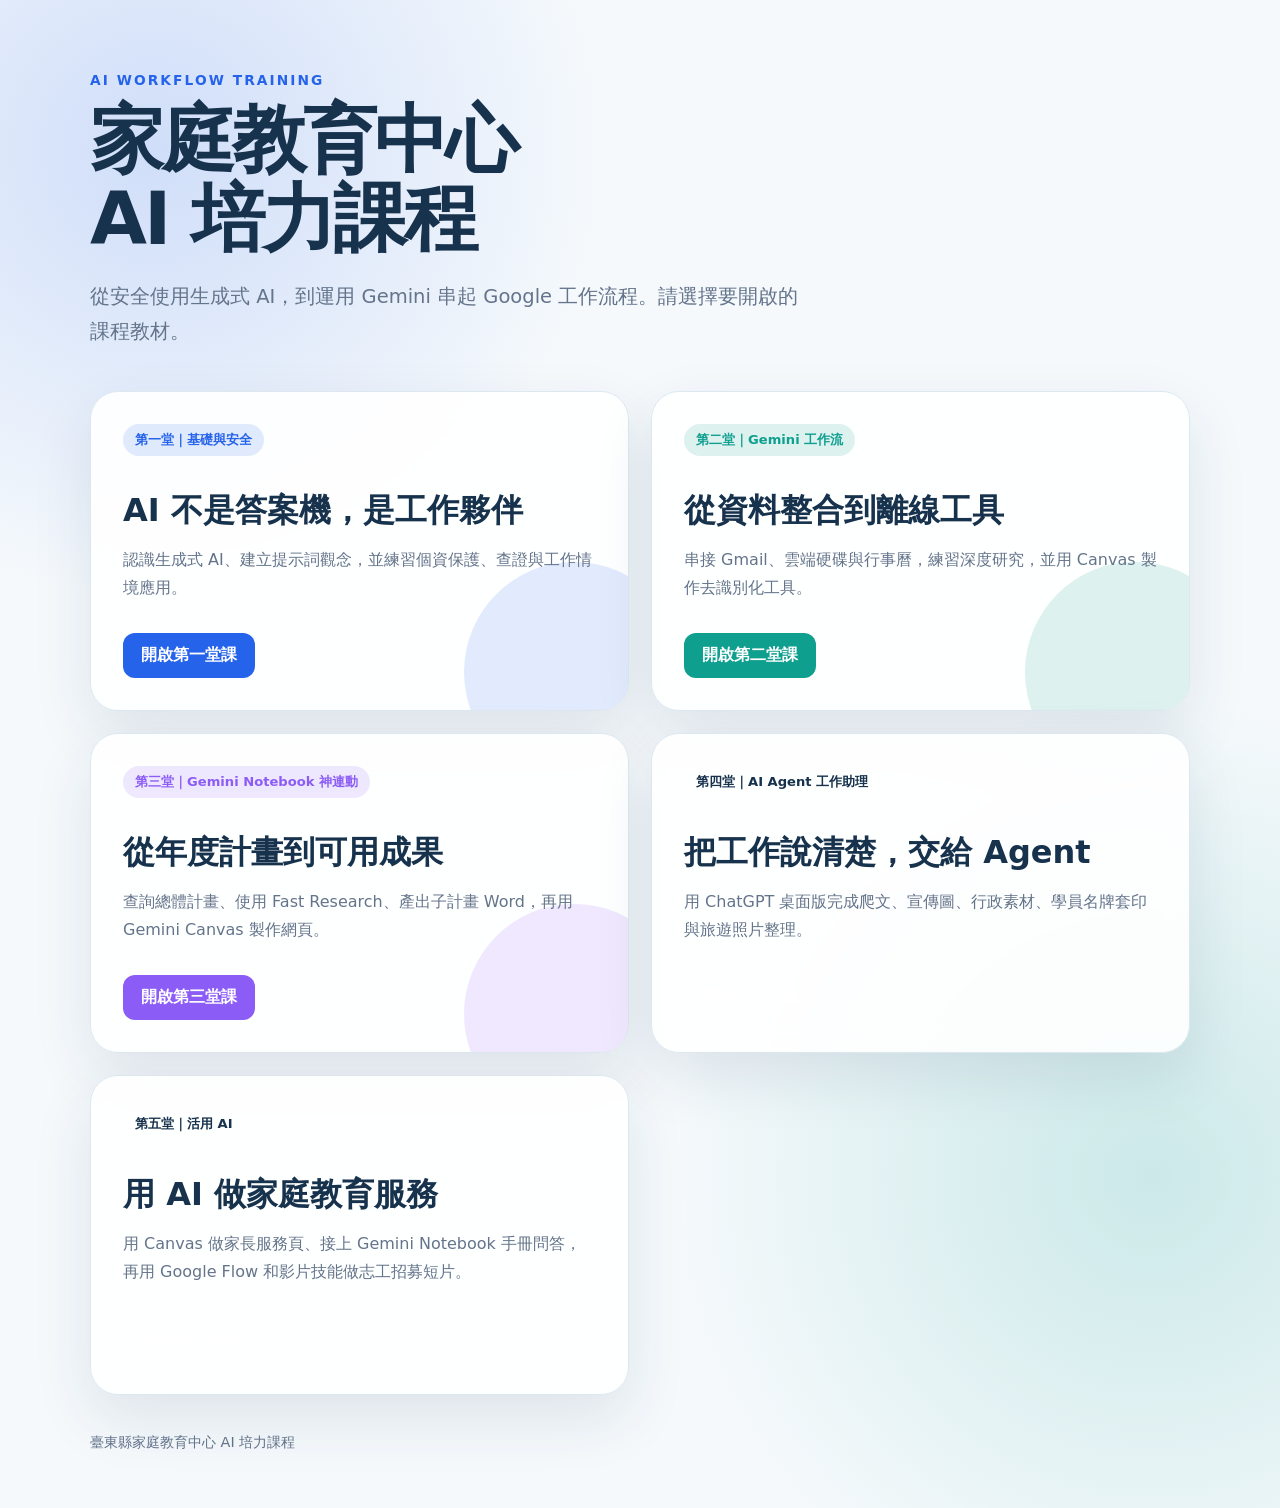
<file: index.html>
<!doctype html>
<html lang="zh-Hant">
<head>
  <meta charset="utf-8">
  <meta name="viewport" content="width=device-width, initial-scale=1">
  <meta name="description" content="臺東縣家庭教育中心 AI 培力課程教材入口">
  <title>家庭教育中心 AI 培力課程</title>
  <style>
    :root {
      color-scheme: light;
      --ink: #17324d;
      --muted: #64748b;
      --line: #dce7ef;
      --blue: #2563eb;
      --teal: #0f9f8f;
      --paper: rgba(255, 255, 255, 0.9);
    }

    * { box-sizing: border-box; }

    body {
      margin: 0;
      min-height: 100vh;
      font-family: "Noto Sans TC", "Microsoft JhengHei", system-ui, sans-serif;
      color: var(--ink);
      background:
        radial-gradient(circle at 12% 10%, rgba(37, 99, 235, 0.18), transparent 28rem),
        radial-gradient(circle at 90% 78%, rgba(15, 159, 143, 0.18), transparent 30rem),
        #f5f9fc;
    }

    main {
      width: min(1100px, calc(100% - 40px));
      margin: 0 auto;
      padding: 72px 0 56px;
    }

    .eyebrow {
      margin: 0 0 12px;
      color: var(--blue);
      font-size: 0.86rem;
      font-weight: 800;
      letter-spacing: 0.15em;
      text-transform: uppercase;
    }

    h1 {
      max-width: 760px;
      margin: 0;
      font-size: clamp(2.2rem, 6vw, 4.6rem);
      line-height: 1.08;
      letter-spacing: -0.04em;
    }

    .lead {
      max-width: 720px;
      margin: 20px 0 42px;
      color: var(--muted);
      font-size: clamp(1rem, 2vw, 1.22rem);
      line-height: 1.8;
    }

    .courses {
      display: grid;
      grid-template-columns: repeat(2, minmax(0, 1fr));
      gap: 22px;
    }

    .course {
      position: relative;
      display: flex;
      min-height: 320px;
      flex-direction: column;
      padding: 32px;
      overflow: hidden;
      border: 1px solid var(--line);
      border-radius: 28px;
      background: var(--paper);
      box-shadow: 0 24px 60px rgba(23, 50, 77, 0.1);
      backdrop-filter: blur(12px);
    }

    .course::after {
      position: absolute;
      right: -56px;
      bottom: -72px;
      width: 220px;
      height: 220px;
      border-radius: 50%;
      background: var(--accent-soft);
      content: "";
    }

    .course:nth-child(1) { --accent: var(--blue); --accent-soft: rgba(37, 99, 235, 0.13); }
    .course:nth-child(2) { --accent: var(--teal); --accent-soft: rgba(15, 159, 143, 0.14); }
    .course:nth-child(3) { --accent: #8b5cf6; --accent-soft: rgba(139, 92, 246, 0.14); }

    .number {
      width: max-content;
      margin-bottom: 34px;
      padding: 7px 12px;
      border-radius: 999px;
      color: var(--accent);
      background: var(--accent-soft);
      font-size: 0.82rem;
      font-weight: 800;
    }

    h2 {
      position: relative;
      z-index: 1;
      margin: 0;
      font-size: clamp(1.45rem, 3vw, 2rem);
      line-height: 1.3;
    }

    .course p {
      position: relative;
      z-index: 1;
      margin: 14px 0 28px;
      color: var(--muted);
      line-height: 1.75;
    }

    .course a {
      position: relative;
      z-index: 1;
      display: inline-flex;
      width: max-content;
      margin-top: auto;
      padding: 12px 18px;
      border-radius: 12px;
      color: #fff;
      background: var(--accent);
      font-weight: 800;
      text-decoration: none;
      transition: transform 160ms ease, box-shadow 160ms ease;
    }

    .course a:hover,
    .course a:focus-visible {
      transform: translateY(-2px);
      box-shadow: 0 10px 24px var(--accent-soft);
    }

    footer {
      margin-top: 38px;
      color: var(--muted);
      font-size: 0.9rem;
    }

    @media (max-width: 760px) {
      main { padding-top: 48px; }
      .courses { grid-template-columns: 1fr; }
      .course { min-height: 280px; }
    }
  </style>
</head>
<body>
  <main>
    <p class="eyebrow">AI WORKFLOW TRAINING</p>
    <h1>家庭教育中心<br>AI 培力課程</h1>
    <p class="lead">從安全使用生成式 AI，到運用 Gemini 串起 Google 工作流程。請選擇要開啟的課程教材。</p>

    <section class="courses" aria-label="課程教材">
      <article class="course">
        <span class="number">第一堂｜基礎與安全</span>
        <h2>AI 不是答案機，是工作夥伴</h2>
        <p>認識生成式 AI、建立提示詞觀念，並練習個資保護、查證與工作情境應用。</p>
        <a href="%E8%AA%B2%E7%A8%8B%E7%B6%B2%E9%A0%81%E5%B7%A5%E5%85%B7%E5%8C%85/index.html">開啟第一堂課</a>
      </article>

      <article class="course">
        <span class="number">第二堂｜Gemini 工作流</span>
        <h2>從資料整合到離線工具</h2>
        <p>串接 Gmail、雲端硬碟與行事曆，練習深度研究，並用 Canvas 製作去識別化工具。</p>
        <a href="second-session-web/index.html">開啟第二堂課</a>
      </article>

      <article class="course">
        <span class="number">第三堂｜Gemini Notebook 神連動</span>
        <h2>從年度計畫到可用成果</h2>
        <p>查詢總體計畫、使用 Fast Research、產出子計畫 Word，再用 Gemini Canvas 製作網頁。</p>
        <a href="third-session-web/index.html">開啟第三堂課</a>
      </article>

      <article class="course">
        <span class="number">第四堂｜AI Agent 工作助理</span>
        <h2>把工作說清楚，交給 Agent</h2>
        <p>用 ChatGPT 桌面版完成爬文、宣傳圖、行政素材、學員名牌套印與旅遊照片整理。</p>
        <a href="fourth-session-web/index.html">開啟第四堂課</a>
      </article>

      <article class="course">
        <span class="number">第五堂｜活用 AI</span>
        <h2>用 AI 做家庭教育服務</h2>
        <p>用 Canvas 做家長服務頁、接上 Gemini Notebook 手冊問答，再用 Google Flow 和影片技能做志工招募短片。</p>
        <a href="fifth-session-web/index.html">開啟第五堂課</a>
      </article>
    </section>

    <footer>臺東縣家庭教育中心 AI 培力課程</footer>
  </main>
</body>
</html>
</file>
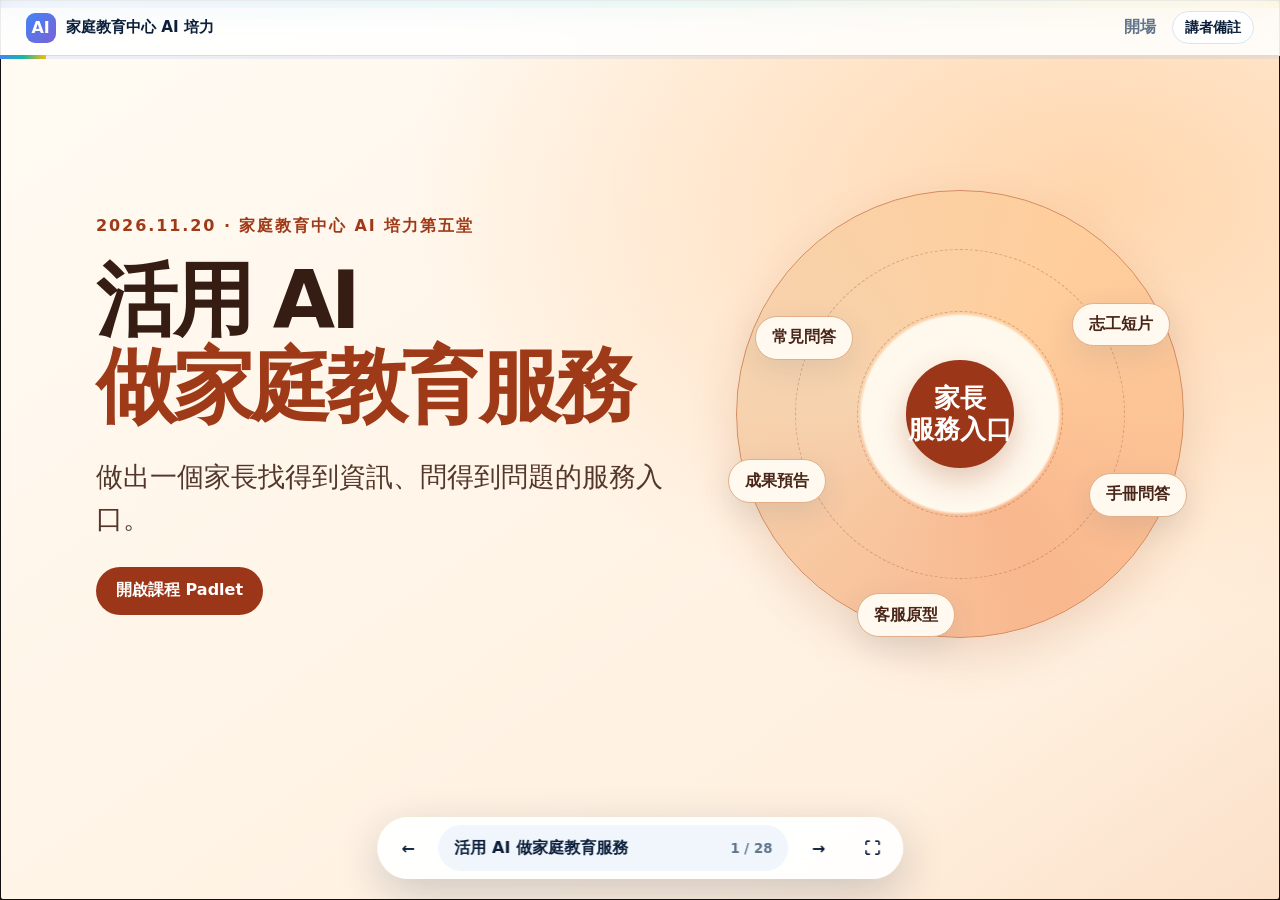
<file: fifth-session-web/index.html>
<!doctype html>
<html lang="zh-Hant">
<head>
  <meta charset="utf-8">
  <meta name="viewport" content="width=device-width, initial-scale=1">
  <meta name="description" content="家庭教育中心 AI 培力第五堂，實作家長服務頁、Gemini Notebook 手冊問答與志工招募短片。">
  <title>家庭教育中心 AI 培力｜第五堂 活用 AI 做家庭教育服務</title>
  <link rel="icon" type="image/svg+xml" href="data:image/svg+xml,%3Csvg xmlns='http://www.w3.org/2000/svg' viewBox='0 0 64 64'%3E%3Crect width='64' height='64' rx='16' fill='%237B61D6'/%3E%3Cpath d='M16 15h25a7 7 0 0 1 7 7v27H23a7 7 0 0 1-7-7z' fill='white'/%3E%3Cpath d='M24 25h16M24 32h16M24 39h10' stroke='%2314B8A6' stroke-width='4' stroke-linecap='round'/%3E%3C/svg%3E">
  <link rel="stylesheet" href="styles.css?v=20261119-2">
</head>
<body>
  <a class="skip-link" href="#deck">跳到簡報內容</a>
  <div class="ambient ambient-a" aria-hidden="true"></div>
  <div class="ambient ambient-b" aria-hidden="true"></div>

  <main class="deck" id="deck" aria-live="polite">
<section class="slide active cover warm-cover" data-section="開場" data-title="活用 AI 做家庭教育服務"><div class="cover-grid"><div><p class="eyebrow">2026.11.20 · 家庭教育中心 AI 培力第五堂</p><h1>活用 AI<br><span>做家庭教育服務</span></h1><p class="lead">做出一個家長找得到資訊、問得到問題的服務入口。</p><div class="resource-row"><a class="resource-chip" href="https://padlet.com/ab0308/ai-2026-s023gpwrtoseebrr2eee" target="_blank" rel="noopener">開啟課程 Padlet</a></div></div><div class="orbit" aria-label="本堂練習"><div class="orbit-core"><span>家長<br>服務入口</span></div><span class="orbit-node n1">常見問答</span><span class="orbit-node n2">志工短片</span><span class="orbit-node n3">手冊問答</span><span class="orbit-node n4">客服原型</span><span class="orbit-node n5">成果預告</span></div></div></section>

<section class="slide" data-section="開場" data-title="今天要做的服務"><p class="eyebrow">開場</p>
<h2>今天要做的服務</h2>
<div class="share-grid"><article><h3>服務頁</h3><p>把公告、FAQ 和手冊問答放在家長找得到的地方。</p></article><article><h3>手冊問答</h3><p>家長問親職問題時，答案有手冊可以核對。</p></article><article><h3>招募短片</h3><p>用一支橫式短片邀請志工，片尾引導至招募資訊。</p></article></div></section>

<section class="slide" data-section="開場" data-title="先看臺東中心的客服需求"><p class="eyebrow">開場</p>
<h2>先看臺東中心的客服需求</h2>
<div class="pair-cards"><article><h3>家長需要什麼？</h3><p>在官網首頁或服務頁，有個可以問家庭教育、親職溝通問題的入口。</p></article><article><h3>回答依據是什麼？</h3><p>以教育部《我和我的孩子》系列手冊為主，讓家長可以回去核對。</p></article></div><div class="resource-row"><a class="resource-chip" href="https://ttc.familyedu.moe.gov.tw/" target="_blank" rel="noopener">臺東縣家庭教育中心官網</a><a class="resource-chip" href="https://ntpc.familyedu.moe.gov.tw/fileRename.aspx?fid=14220&amp;kid=2&amp;site_id=1&amp;uid=28" target="_blank" rel="noopener">開啟低年級篇手冊</a></div></section>

<section class="slide" data-section="客服比較" data-title="同一個需求，有四種做法"><p class="eyebrow">客服比較</p>
<h2>同一個需求，有四種做法</h2>
<div class="check-grid"><article><h3>Gemini Canvas</h3><p>做可搜尋、可分類的固定 FAQ。</p></article><article><h3>Gemini Notebook</h3><p>依手冊回答，家長可以查看引用。</p></article><article><h3>Canvas ＋ Gemini Notebook</h3><p>服務頁放按鈕，另開手冊問答。</p></article><article><h3>官網內客服</h3><p>網頁呼叫後端，在同一頁顯示答案與來源。</p></article></div><aside class="speaker-note">先問中心同仁：家長可以離開官網並登入 Google 嗎？這個答案會影響服務做法。</aside></section>

<section class="slide" data-section="Canvas 服務頁" data-title="先做一頁家長服務入口"><p class="eyebrow">Canvas 服務頁</p>
<h2>先做一頁家長服務入口</h2>
<div class="pair-cards"><article><h3>今天先用「志工招募」練習</h3><p>全班用同一個主題，後面的手冊問答和招募短片都接得上。回去再換成自己的業務。</p></article><article><h3>畫出家長會用到的入口</h3><p>招募資訊、3～5 題 FAQ 和聯絡方式。「親職手冊」區先留空，稍後再補。</p></article></div><div class="resource-row"><a class="resource-chip" href="https://gemini.google.com/" target="_blank" rel="noopener">開啟 Gemini Canvas</a><a class="resource-chip" href="assets/Canvas提示詞_含FAQ.txt" download>下載中心 FAQ 練習素材</a></div></section>

<section class="slide" data-section="Canvas 服務頁" data-title="要如何準備 FAQ 表"><p class="eyebrow">Canvas 服務頁</p>
<h2>要如何準備 FAQ 表</h2>
<div class="faq-prep"><article><h3>先寫 15～30 題，建議分類</h3><ul><li>報名方式與期限</li><li>參加資格（年齡、對象）</li><li>時間、地點、交通與停車</li><li>費用、取消與請假</li><li>帶孩子參加的注意事項</li><li>研習時數、證明或集點</li><li>聯絡方式</li></ul></article><article><h3>欄位</h3><p class="faq-fields"><span>分類</span><span>問題</span><span>答案</span><span>聯絡窗口</span><span>更新日期</span></p><h3>資料來源</h3><p>活動簡章、報名表說明、平常電話或 Email 最常被問的問題。</p><h3>不要放</h3><p>個資、家庭個案、尚未公告的資訊。<b>每一題答案都要由承辦人確認。</b></p></article></div><div class="faq-example" aria-label="範例一列"><div class="faq-row faq-head"><span>分類</span><span>問題</span><span>答案</span><span>聯絡窗口</span><span>更新日期</span></div><div class="faq-row"><span>報名</span><span>可以幫朋友一起報名嗎？</span><span>可以，每位家長請各自填寫報名表。</span><span>承辦人 ○○○ 分機 ○○</span><span>2026/10/16</span></div></div></section>

<section class="slide" data-section="Canvas 服務頁" data-title="可貼上的 Canvas 提示詞"><p class="eyebrow">Canvas 服務頁</p>
<h2>可貼上的 Canvas 提示詞</h2>
<div class="prompt-card report-prompt scroll-prompt"><p id="prompt-canvas">請用 Canvas 製作一個手機也好操作的繁體中文網頁，主題是【臺東縣家庭教育中心志工招募】。<br>頁面上方用一句話說明這個頁面能幫家長或民眾做什麼。下方放【3～5 題我提供的常見問題】，可搜尋問題和答案，每題可展開。<br>招募資訊請用以下課堂虛構資料：報名期間 2026 年 12 月 1 日至 15 日；年滿 18 歲、每月能服務一次即可報名；志工協助親子活動報到、陪孩子共讀繪本；報名請寄信至 volunteer@example.org，主旨寫「共讀志工報名」；志工窗口林小禾。頁面上標示「課堂虛構範例」。<br>另外預留一個「親職手冊」區，先放一個「問親職手冊」按鈕，連結先空著，按鈕上標「準備中」，我稍後會提供內容和網址。<br>只使用我提供的資料，沒有提供的資訊請標「待確認」。<br>【貼上 3～5 題 FAQ】</p><button type="button" class="copy-button" data-copy-target="prompt-canvas">複製提示詞</button></div></section>

<section class="slide" data-section="Gemini Notebook" data-title="先問手冊，再把答案放上網頁"><p class="eyebrow">Gemini Notebook × Canvas</p>
<h2>先問手冊，再把答案放上網頁</h2>
<div class="share-grid"><article><h3>① 問手冊</h3><p>把親職手冊放進 Gemini Notebook，請它依手冊回答家長的問題。</p></article><article><h3>② 核對</h3><p>點開引用，確認原文真的支持這個回答。</p></article><article><h3>③ 放上網頁</h3><p>把問答、出處和筆記本分享連結貼回 Canvas，補上「親職手冊」區。</p></article></div><div class="micro-tip">接下來三頁照這個順序做。日後手冊改版，也要重新核對網頁上的問答。</div></section>

<section class="slide" data-section="Gemini Notebook" data-title="先用一份手冊測問答"><p class="eyebrow">Gemini Notebook</p>
<h2>先用一份手冊測問答</h2>
<div class="step-list"><ol><li>開啟 Gemini Notebook，建立一本「親職手冊問答」。</li><li>加入教育部《我和我的孩子》低年級篇 PDF。</li><li>提問後點開引用，回到手冊核對原文。</li></ol></div><div class="resource-row"><a class="resource-chip" href="https://notebooklm.google.com/" target="_blank" rel="noopener">開啟 Gemini Notebook</a><a class="resource-chip" href="https://ntpc.familyedu.moe.gov.tw/fileRename.aspx?fid=14220&amp;kid=2&amp;site_id=1&amp;uid=28" target="_blank" rel="noopener">教育部《我和我的孩子》低年級篇</a></div></section>

<section class="slide" data-section="Gemini Notebook" data-title="同一本手冊，問兩種問題"><p class="eyebrow">Gemini Notebook</p>
<h2>同一本手冊，問兩種問題</h2>
<div class="pair-cards"><article><h3>有依據的問題</h3><p>工作很忙，怎麼陪低年級的孩子？請指出手冊段落或頁碼。</p></article><article><h3>超出來源的問題</h3><p>臺東縣家庭教育中心下週有什麼活動？請先確認手冊是否有這項資訊。</p></article></div><div class="micro-tip">核對引用有沒有支持回答。活動日期、名額或報名資訊請回到中心公告確認。</div></section>

<section class="slide" data-section="Gemini Notebook" data-title="可貼上的手冊問答提示詞"><p class="eyebrow">Gemini Notebook</p>
<h2>可貼上的手冊問答提示詞</h2>
<div class="prompt-card report-prompt scroll-prompt"><p id="prompt-notebook">請依我勾選的《我和我的孩子》手冊，用臺灣繁體中文回答下面的家長問題。<br>先給簡短回應，再列出兩項可以嘗試的做法，附上引用。如果手冊沒有足夠資訊，請說明目前能確認到哪裡，並指出可以查哪一類官方資料。<br>家長提問：【工作很忙，怎麼陪低年級的孩子？】</p><button type="button" class="copy-button" data-copy-target="prompt-notebook">複製提示詞</button></div></section>

<section class="slide" data-section="Canvas 服務頁" data-title="把手冊問答貼回 Canvas"><p class="eyebrow">Gemini Notebook × Canvas</p>
<h2>把手冊問答貼回 Canvas</h2>
<div class="step-list"><ol><li>在 Gemini Notebook 右上角按「分享」，設定成知道連結的人都能檢視，再複製連結。</li><li>回到剛才的 Canvas 對話，貼上下面的提示詞，填入問答、出處和連結。</li></ol></div><div class="prompt-card report-prompt scroll-prompt"><p id="prompt-canvas-notebook">請更新這個服務頁的「親職手冊」區：<br>1. 放入下面這則我核對過的親職問答，答案下方用小字標出手冊出處。<br>2. 把「問親職手冊」按鈕改成可以點，連到【貼上筆記本分享連結】，另開新分頁。<br>其他內容不要更動。<br>【貼上家長問題、簡短答案、手冊名稱與頁碼】</p><button type="button" class="copy-button" data-copy-target="prompt-canvas-notebook">複製提示詞</button></div><div class="resource-row"><a class="resource-chip" href="https://support.google.com/notebooklm/answer/16322204?hl=zh-Hant" target="_blank" rel="noopener">分享設定說明</a></div></section>

<section class="slide" data-section="Canvas 服務頁" data-title="用家長的手機畫面走一遍"><p class="eyebrow">Canvas 服務頁</p>
<h2>用家長的手機畫面走一遍</h2>
<div class="step-list"><ol><li>先找到招募資訊和報名信箱。</li><li>輸入一個 FAQ 關鍵詞，點開一則答案。</li><li>點「問親職手冊」，用同學自己的 Google 帳號開開看，能不能提問？</li><li>試著找一項沒有公告的資訊，看看頁面會怎麼指引。</li></ol></div><div class="micro-tip">打不開或不能提問，多半是分享權限沒開，回到 Gemini Notebook 重新設定。</div></section>

<section class="slide" data-section="Agent 示範" data-title="如果希望家長留在同一頁？"><p class="eyebrow">Agent 示範</p>
<h2>如果希望家長留在同一頁？</h2>
<div class="pair-cards"><article><h3>網頁做的事</h3><p>收下問題，在頁面上顯示回答與手冊來源。</p></article><article><h3>後端做的事</h3><p>先從手冊找相關段落，有資料就回覆，資料不足就引導到適當的官方入口。</p></article></div><div class="resource-row"><a class="resource-chip" href="http://127.0.0.1:8787/" target="_blank" rel="noopener">開啟講師本機原型</a></div><aside class="speaker-note">講師先啟動 fifth-session-agent-demo 的本機伺服器。預設版本以關鍵詞查詢三段手冊摘要；只有啟用並測通 Gemini API 時，才展示生成式回答。學員看講師畫面。</aside></section>

<section class="slide" data-section="Agent 示範" data-title="用同兩題驗收客服原型"><p class="eyebrow">Agent 示範</p>
<h2>用同兩題驗收客服原型</h2>
<div class="pair-cards"><article><h3>手冊涵蓋</h3><p>問「工作忙的時候，可以怎麼陪孩子？」打開回傳的來源，核對低年級篇第 34～35 頁。</p></article><article><h3>手冊未涵蓋</h3><p>問「下週活動要去哪裡報名？」看客服會不會把人帶到中心官網。</p></article></div><div class="micro-tip">和上一個版本比較：家長必須留在官網免登入嗎？中心由誰核對和更新資料？</div></section>

<section class="slide section-slide" data-section="休息" data-title="休息一下"><p class="eyebrow">休息</p>
<h2>休息一下</h2>
<p class="lead">回來後會用剛才的服務主題做一支宣傳短片。</p></section>

<section class="slide" data-section="志工招募短片" data-title="用三幕讓人知道怎麼加入"><p class="eyebrow">志工招募短片</p>
<h2>用三幕讓人知道怎麼加入</h2>
<div class="share-grid"><article><h3>邀請</h3><p>第一眼就看到「家庭教育志工招募」。</p></article><article><h3>志工做什麼</h3><p>用「陪孩子共讀」這個工作情境，讓人想像自己可以怎麼幫忙。</p></article><article><h3>下一步</h3><p>片尾放報名信箱 volunteer@example.org，並標示「課堂虛構範例」。</p></article></div><div class="micro-tip">練習成品為 15 秒、16:9 橫式短片。</div></section>

<section class="slide" data-section="志工招募短片" data-title="可貼上的 Gemini 文案提示詞"><p class="eyebrow">志工招募短片</p>
<h2>可貼上的 Gemini 文案提示詞</h2>
<div class="prompt-card report-prompt scroll-prompt"><p id="prompt-video">請用以下虛構資料，為「臺東縣家庭教育中心志工招募」寫一支 15 秒、16:9 的橫式短片腳本。<br>報名期間為 2026 年 12 月 1 日至 15 日。年滿 18 歲、每月能服務一次即可報名。志工會協助親子活動報到、陪孩子共讀繪本。<br>報名請寄信至 volunteer@example.org，主旨寫「共讀志工報名」。如有疑問，可寄信到同一信箱洽詢志工窗口林小禾。<br>分三幕呈現：邀請加入、志工陪孩子共讀、如何報名。每幕給一個畫面建議、一句短字幕和一句選用旁白，語氣溫暖，使用臺灣繁體中文。<br>另附一則社群貼文，寫清楚報名日期、資格、報名方式和聯絡窗口。短片片尾與貼文都請註明「課堂虛構範例」。</p><button type="button" class="copy-button" data-copy-target="prompt-video">複製提示詞</button></div><div class="resource-row"><a class="resource-chip" href="https://gemini.google.com/" target="_blank" rel="noopener">開啟 Gemini</a><a class="resource-chip" href="https://labs.google/fx/tools/flow" target="_blank" rel="noopener">開啟 Google Flow</a></div></section>

<section class="slide" data-section="志工招募短片" data-title="用 Google Flow 做出志工共讀的鏡頭"><p class="eyebrow">志工招募短片</p>
<h2>用 Google Flow 做出志工共讀的鏡頭</h2>
<div class="step-list"><ol><li>開啟 Google Flow，登入後建立專案。選擇用文字生成影片，將畫面比例設為橫式 16:9。</li><li>貼上 Gemini 腳本的第二幕，或試用這句：「橫式中景，志工坐在孩子身旁，慢慢翻開繪本，把插圖轉向孩子。鏡頭固定，窗邊自然光。」</li><li>按下生成並預覽。看得清楚翻書的動作嗎？若書太小，把「橫式中景」改為「雙手與繪本的近景」，再試一次。</li><li>選好片段後下載影片，稍後上傳 Canva，與片頭、片尾和字幕一起編排。</li></ol></div><div class="resource-row"><a class="resource-chip" href="https://labs.google/fx/tools/flow" target="_blank" rel="noopener">開啟 Google Flow</a></div><div class="micro-tip">若帳號沒有生成額度，可先寫好鏡頭描述，用共讀照片在 Canva 完成同一幕。</div></section>

<section class="slide" data-section="志工招募短片" data-title="同一幕，影片 Skill 能幫你決定什麼？"><p class="eyebrow">志工招募短片</p>
<h2>同一幕，影片 Skill 能幫你決定什麼？</h2>
<div class="share-grid"><article><h3>腳本與人物</h3><p>指定段數、秒數、比例與風格，取得分段腳本和人物正、背、側面的定裝照提示詞。</p></article><article><h3>畫面與聲音</h3><p>每段列出鏡頭、光線、動作，將對話或旁白寫進影片提示詞，並指定台灣中文發音。</p></article><article><h3>片頭、片尾與配樂</h3><p>列 3～5 個劇名讓你挑，附封面、封底和背景音樂提示詞，最後給剪接順序。</p></article></div><div class="micro-tip">下載後在 Gemini 的技能中安裝並啟用。給它 6 項設定：主題、段數、每段秒數、比例、風格、生成方式；缺哪一項，它會先問清楚。</div><div class="resource-row"><a class="resource-chip" href="assets/ai-video-flow.zip" download>下載影片技能 ai-video-flow</a></div><aside class="speaker-note">以前用 Gem 保存常用指示；這次在 Gemini 的技能中安裝並啟用 ai-video-flow，再把產出的提示詞交給 Google Flow。圖片用 ChatGPT 或 Gemini 生成都可以，提示詞照樣能用。先展示一份輸出，請學員找到第二幕。</aside></section>

<section class="slide" data-section="志工招募短片" data-title="看你想控制哪個畫面，選一種做法"><p class="eyebrow">志工招募短片</p>
<h2>看你想控制哪個畫面，選一種做法</h2>
<div class="check-grid"><article><h3>方式 1｜文字生影片</h3><p>把動作寫成影片提示詞，直接在 Flow 生成。剛才做的是這一種。</p></article><article><h3>方式 2｜從首幀開始</h3><p>先決定第一張圖，再用文字交代後續的動作。全班用這個方式改第二幕。</p></article><article><h3>方式 3｜從首幀到尾幀</h3><p>準備起始圖和結束圖，指定鏡頭從哪個畫面走到哪裡。留給進階挑戰。</p></article><article><h3>方式 4｜參考圖</h3><p>把定裝照放進 Flow 當參考圖，人物每段都長得一樣。講師的示範片就是用這種。</p></article></div></section>

<section class="slide" data-section="志工招募短片" data-title="把剛才的腳本交給 Skill"><p class="eyebrow">志工招募短片</p>
<h2>把剛才的腳本交給 Skill</h2>
<div class="prompt-card report-prompt scroll-prompt"><p id="prompt-video-skill">請使用 ai-video-flow，把下面的志工招募腳本規劃成 3 段、每段 8 秒、16:9 橫式短片。採溫暖紀實風格，使用方式 2「首幀圖片＋影片提示詞」。<br>沿用三幕的招募資訊，把我想改的第二幕寫具體。首幀要看見什麼？人物接著做哪個動作？鏡頭怎麼跟？若有旁白，請把台詞和台灣中文發音指示寫入提示詞。<br>依技能規則標示檔名。片尾請以報名信箱 volunteer@example.org 作結，並標示「課堂虛構範例」。<br>【貼上三幕腳本】<br>【第一版最想改的一處】</p><button type="button" class="copy-button" data-copy-target="prompt-video-skill">複製提示詞</button></div><div class="micro-tip">這段貼在已安裝這個技能的 Gemini。完成後，找出第二幕的 p02 和 v02 兩段提示詞。</div></section>

<section class="slide" data-section="志工招募短片" data-title="把 p02 和 v02 用在同一幕"><p class="eyebrow">志工招募短片</p>
<h2>把 p02 和 v02 用在同一幕</h2>
<div class="step-list"><ol><li>把 p02 的圖片提示詞貼到 ChatGPT 或 Gemini，生成一張 16:9 首幀圖，核對人物和物件的位置。</li><li>在 Flow 選擇以圖片作為首幀的生成方式，放入這張圖，再貼上 v02 的影片提示詞。</li><li>生成後與第一版對照：動作更清楚了嗎？若有旁白，台詞自然嗎？來得及說完嗎？</li></ol></div><div class="micro-tip">沒有剩餘額度時，保留 p02 圖片或提示詞、v02 提示詞與修改理由，也能參與互評。</div></section>

<section class="slide" data-section="志工招募短片" data-title="進階挑戰｜指定鏡頭的最後一格"><p class="eyebrow">志工招募短片</p>
<h2>進階挑戰｜指定鏡頭的最後一格</h2>
<div class="pair-cards"><article><h3>首幀 p02-1</h3><p>志工拿起一本繪本，封面朝向自己。</p></article><article><h3>尾幀 p02-2</h3><p>同一位志工翻開繪本，把插圖轉向孩子。兩張圖保留同樣的衣著、場景和光線。</p></article></div><div class="micro-tip">請技能改用方式 3。若所選 Flow 模型提供首尾幀輸入，放入兩圖與 v02 提示詞，觀察中間的動作是否連貫。想讓人物每段都一樣，也可以試方式 4：把 c01 定裝照放進 Flow 當參考圖。</div></section>

<section class="slide" data-section="志工招募短片" data-title="用 Canva 把三幕剪成一支短片"><p class="eyebrow">志工招募短片</p>
<h2>用 Canva 把三幕剪成一支短片</h2>
<div class="step-list"><ol><li>開啟 Canva，建立 16:9 的橫式影片設計，上傳從 Google Flow 下載的片段。</li><li>在時間軸排出三幕：片頭邀請加入、中段播放志工共讀、片尾放報名方式。只有一段影片時，片頭和片尾可用文字卡。</li><li>Flow 生成的片段通常約 8 秒，拖曳片段尾端，每幕剪到約 5 秒。加上 Gemini 寫的短字幕，全片控制在 15 秒。靜音播放一次，確認片尾的信箱清楚易讀，並標示「課堂虛構範例」。</li><li>選「分享」→「下載」，檔案類型選「MP4 影片」，下載成品。</li></ol></div><div class="micro-tip">有用技能的話，照它給的剪接順序排：封面 → v01 → v02 → v03 → 封底，bgm（Gemini 生成的背景音樂）鋪在底下。也可以改用 CapCut 剪接。</div><div class="resource-row"><a class="resource-chip" href="https://www.canva.com/video-editor/" target="_blank" rel="noopener">開啟 Canva</a></div></section>





<section class="slide" data-section="成果分享" data-title="把今天的作品貼到 Padlet"><p class="eyebrow">成果分享</p>
<h2>把今天的作品貼到 Padlet</h2>
<div class="pair-cards"><article><h3>家長服務入口</h3><p>貼上 Canvas 分享連結，或放服務頁截圖。</p></article><article><h3>志工招募短片</h3><p>貼上短片或單幕試作；沒做完也可以分享分鏡提示詞和一項修改。</p></article></div><div class="resource-row"><a class="resource-chip" href="https://padlet.com/ab0308/ai-2026-s023gpwrtoseebrr2eee" target="_blank" rel="noopener">開啟課程 Padlet</a></div></section>

<section class="slide" data-section="第六堂預告" data-title="第六堂：把 AI 用進你的工作"><p class="eyebrow">第六堂預告</p>
<h2>第六堂：把 AI 用進你的工作</h2>
<div class="share-grid"><article><h3>挑一件真的工作</h3><p>從前五堂學過的工具裡挑一兩樣，用在自己手上的業務，例如活動企劃、公告文宣、客服問答或宣傳短片。</p></article><article><h3>每人 5～10 分鐘</h3><p>說說原本怎麼做、這次用了哪個 AI 工具、成果長什麼樣子，省下了什麼。</p></article><article><h3>帶一個新的許願</h3><p>工作裡還有哪件事希望 AI 幫忙？把它寫下來，我們一起想做法。</p></article></div><aside class="speaker-note">今天沒做完的服務頁或短片，也可以在第六堂繼續完成並當作成果分享。</aside></section>

<section class="slide end-slide" data-section="第六堂預告" data-title="12／11 第六堂見"><p class="eyebrow">第六堂預告</p>
<h2>12／11，換你上台分享</h2>
<div class="homework-card"><div><small>12／11 · 第六堂實體課</small><h3>成果展示與許願</h3><p>準備好一個工作上的 AI 應用成果（5～10 分鐘），再帶一個新的許願。</p></div></div></section>
</main>

  <header class="topbar">
    <a class="brand" href="../index.html"><span>AI</span><b>家庭教育中心 AI 培力</b></a>
    <span class="section-name" id="sectionName"></span>
    <button class="notes-toggle" id="notesToggle" type="button" aria-pressed="false">講者備註</button>
  </header>
  <div class="progress-track" aria-hidden="true"><div id="progressBar"></div></div>
  <nav class="controls" aria-label="簡報控制">
    <button id="prev" type="button" aria-label="上一頁">←</button>
    <button class="menu-button" id="menuBtn" type="button" aria-expanded="false"><span id="currentTitle">活用 AI 做家庭教育服務</span><small id="counter">1 / 28</small></button>
    <button id="next" type="button" aria-label="下一頁">→</button>
    <button id="fullscreen" type="button" aria-label="全螢幕">⛶</button>
  </nav>
  <div class="slide-menu" id="menu" hidden></div>
  <div class="toast" id="toast" role="status" aria-live="polite"></div>
  <script src="slides.js?v=20261113-1"></script>
</body>
</html>
</file>
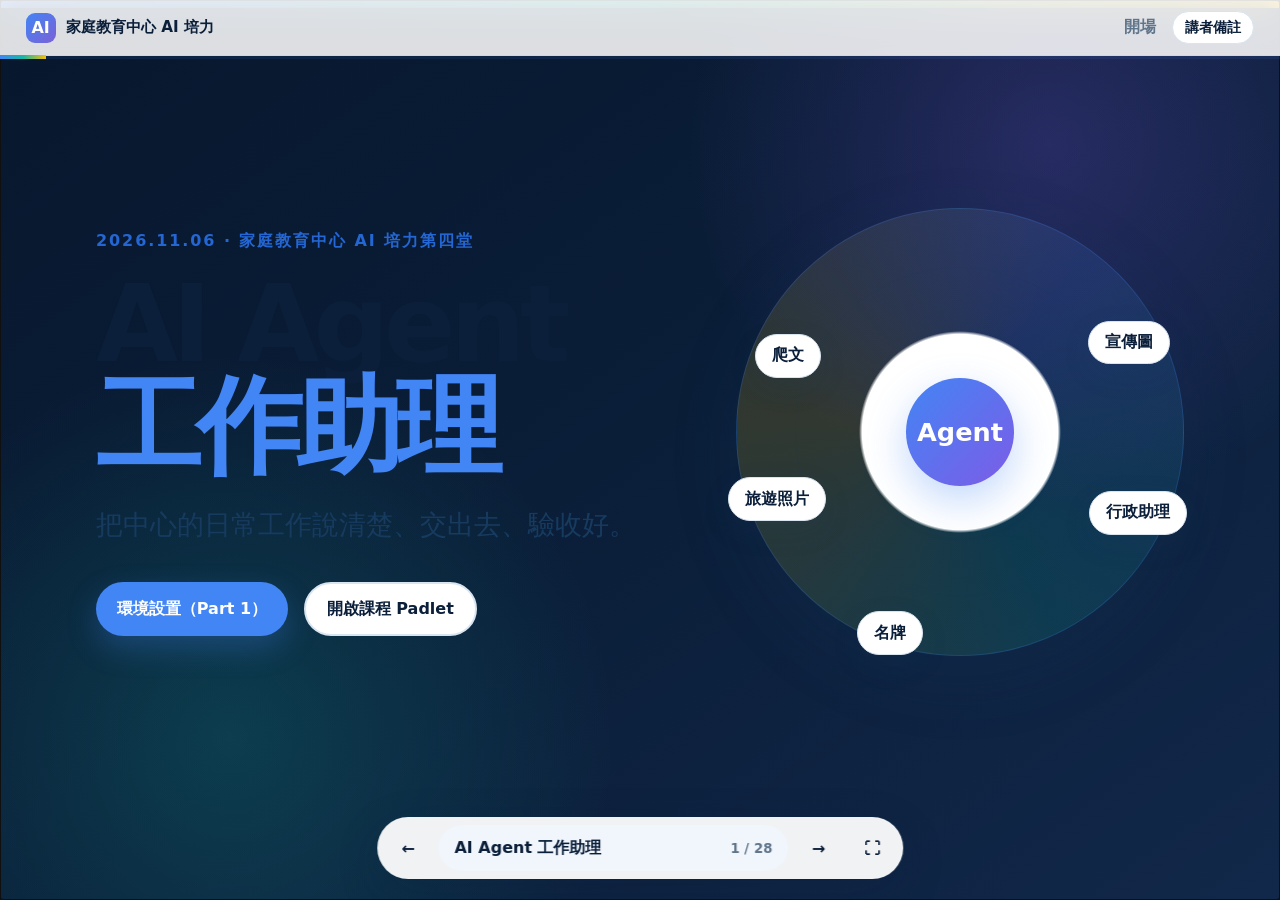
<file: fourth-session-web/index.html>
<!doctype html>
<html lang="zh-Hant">
<head>
  <meta charset="utf-8">
  <meta name="viewport" content="width=device-width, initial-scale=1">
  <meta name="description" content="家庭教育中心 AI 培力第四堂：以 ChatGPT 桌面版交辦爬文、宣傳圖、行政素材、學員名牌與旅遊照片整理。">
  <title>家庭教育中心 AI 培力｜第四堂 AI Agent 工作助理</title>
  <link rel="icon" type="image/svg+xml" href="data:image/svg+xml,%3Csvg xmlns='http://www.w3.org/2000/svg' viewBox='0 0 64 64'%3E%3Crect width='64' height='64' rx='16' fill='%237B61D6'/%3E%3Cpath d='M16 15h25a7 7 0 0 1 7 7v27H23a7 7 0 0 1-7-7z' fill='white'/%3E%3Cpath d='M24 25h16M24 32h16M24 39h10' stroke='%2314B8A6' stroke-width='4' stroke-linecap='round'/%3E%3C/svg%3E">
  <link rel="stylesheet" href="styles.css?v=20261101-1">
</head>
<body>
  <a class="skip-link" href="#deck">跳到簡報內容</a>
  <div class="ambient ambient-a" aria-hidden="true"></div>
  <div class="ambient ambient-b" aria-hidden="true"></div>

  <main class="deck" id="deck" aria-live="polite">
    <section class="slide active cover third-cover" data-section="開場" data-title="AI Agent 工作助理">
      <div class="cover-grid">
        <div>
          <p class="eyebrow">2026.11.06 · 家庭教育中心 AI 培力第四堂</p>
          <h1>AI Agent<br><span>工作助理</span></h1>
          <p class="lead">把中心的日常工作說清楚、交出去、驗收好。</p>
          <div class="cover-actions">
            <a class="button primary" href="https://ab0308-del.github.io/codex-course/part1/" target="_blank" rel="noopener">環境設置（Part 1）</a>
            <a class="button ghost" href="https://padlet.com/ab0308/ai-2026-s023gpwrtoseebrr2eee" target="_blank" rel="noopener">開啟課程 Padlet</a>
          </div>
        </div>
        <div class="orbit" aria-label="第四堂五個工作">
          <div class="orbit-core">Agent</div>
          <span class="orbit-node n1">爬文</span><span class="orbit-node n2">宣傳圖</span>
          <span class="orbit-node n3">行政助理</span><span class="orbit-node n4">名牌</span>
          <span class="orbit-node n5">旅遊照片</span>
        </div>
      </div>
    </section>

    <section class="slide" data-section="開場" data-title="第三堂之後">
      <p class="eyebrow">02 · 課程銜接</p>
      <h2>前三堂是「問 AI」，今天改成「交辦 AI」</h2>
      <div class="bridge-grid">
        <article><span>前三堂</span><h3>一問一答</h3><p>在 Gemini 或 Notebook 裡提問、整理、產出，每一步都由你操作畫面。</p></article>
        <article class="bridge-focus"><span>第四堂</span><h3>Agent 幫你做完</h3><p>你說清楚目標、資料位置和驗收方式，Agent 在你選定的資料夾裡讀檔、做檔、存檔。</p></article>
      </div>
      <aside class="speaker-note">第二、三堂不重教。今天的重點不是新功能，而是『交代清楚、先預覽、再批次、最後驗收』。</aside>
    </section>

    <section class="slide" data-section="開場" data-title="今天的五個成果">
      <p class="eyebrow">03 · 離開教室前</p>
      <h2>五個工作，做完會留下五批檔案</h2>
      <div class="outcome-grid five">
        <article class="outcome violet"><span>01</span><div class="line-icon">🔎</div><h3>爬文</h3><p>家庭教育公開資訊 Word，附來源</p></article>
        <article class="outcome teal"><span>02</span><div class="line-icon">🎨</div><h3>宣傳圖</h3><p>根據爬文做活動宣傳圖</p></article>
        <article class="outcome violet"><span>03</span><div class="line-icon">🗂</div><h3>行政助理</h3><p>下載素材、盤點成 Excel</p></article>
        <article class="outcome teal"><span>04</span><div class="line-icon">🏷</div><h3>學員名牌</h3><p>名單＋範本，套印成名牌</p></article>
        <article class="outcome violet"><span>05</span><div class="line-icon">📷</div><h3>旅遊照片</h3><p>分類、命名、挑封面</p></article>
      </div>
    </section>

    <section class="slide" data-section="開場" data-title="180 分鐘配置">
      <p class="eyebrow">04 · 三小時配置</p>
      <h2>五個工作，每個都有緩衝時間</h2>
      <div class="agenda">
        <div><b>10'</b><span>開場</span></div><div><b>20'</b><span>環境確認</span></div>
        <div class="w"><b>25'</b><span>① 爬文</span></div><div class="w"><b>20'</b><span>② 宣傳圖</span></div>
        <div class="r"><b>10'</b><span>休息</span></div>
        <div class="w"><b>25'</b><span>③ 行政助理</span></div><div class="w"><b>25'</b><span>④ 名牌</span></div>
        <div class="w"><b>30'</b><span>⑤ 旅遊照片</span></div><div><b>15'</b><span>驗收收尾</span></div>
      </div>
      <div class="micro-tip">每個工作都有「進階挑戰」。先做完的人往下挑戰，不用等別人。</div>
    </section>

    <section class="slide" data-section="環境" data-title="環境確認">
      <p class="eyebrow">05 · 使用 ChatGPT 桌面版</p>
      <h2>環境設置已有專頁，照著檢查一遍就好</h2>
      <div class="check-grid"><article><span>1</span><h3>安裝與登入</h3><p>ChatGPT 桌面版已安裝並登入。公務筆電裝不了的，改看旁邊同學或講師示範。</p></article><article><span>2</span><h3>練習資料夾</h3><p>在桌面建立「第四堂練習」資料夾，之後五個工作都放這裡。</p></article><article><span>3</span><h3>權限</h3><p>只開放這個資料夾，初學者先用預設權限，不要開放整台電腦。</p></article><article><span>4</span><h3>測試</h3><p>請 Agent「在資料夾建立一個 hello.txt」，成功就可以開始。</p></article></div>
      <div class="resource-row"><a class="resource-chip" href="https://ab0308-del.github.io/codex-course/part1/" target="_blank" rel="noopener">開啟 Part 1：環境設置與 Agent 工作法</a><a class="resource-chip" href="https://ai.nmking.io/auedg" target="_blank" rel="noopener">領取點數</a></div>
      <aside class="speaker-note">筆電版注意：畫面小，簡報放一邊、ChatGPT 放一邊會很擠，請學員用『操作筆記』或本頁複製按鈕貼提示詞。路徑只用資料夾名稱，不用絕對路徑，Windows 與 Mac 才都能用。</aside>
    </section>

    <section class="slide" data-section="環境" data-title="交辦四步驟">
      <p class="eyebrow">06 · 全課共用</p>
      <h2>每個工作都走同樣四步</h2>
      <div class="step-list"><ol><li>說清楚：目標、資料在哪、存到哪、什麼格式</li><li>先預覽：要求先做 2–3 筆或先給計畫，「等我確認」</li><li>再批次：確認沒問題，才全部執行</li><li>自己驗收：開檔案抽查，AI 沒有把握的標「待確認」</li></ol><span class="callout">日期、人名、數字缺少時，請 Agent 標「待確認」，不要自己補。</span></div>
    </section>

    <section class="slide section-slide" data-section="① 爬文" data-title="蒐集家庭教育公開資訊">
      <span class="section-number">01</span>
      <p class="eyebrow">WORK 01 · RESEARCH</p>
      <h2>蒐集家庭教育公開資訊</h2>
      <div class="source-stack"><span>搜尋</span><span>來源</span><span>Word</span></div>
    </section>

    <section class="slide" data-section="① 爬文" data-title="爬文說明">
      <p class="eyebrow">08 · 工作一</p>
      <h2>找到可信的公開資料，留下來源再使用</h2>
      <div class="pair-cards"><article><h3>情境</h3><p>下個月要辦親子活動，想先了解其他縣市家庭教育中心、教育部公開頁面有哪些可參考的主題與作法。</p></article><article><h3>Agent 要做的事</h3><p>搜尋公開資料，整理成「資源介紹＋來源＋網址＋查詢日期」，存成 Word，再草擬一份活動構想。</p></article></div>
      <div class="micro-tip">完成後看看：點開幾個網址核對內容；找不到來源的內容不要使用。</div>
    </section>

    <section class="slide" data-section="① 爬文" data-title="爬文提示詞">
      <p class="eyebrow">09 · 直接貼上</p>
      <h2>先看大綱，確認後才往下做</h2>
      <div class="prompt-card report-prompt scroll-prompt">
        <p id="p1">我要為家庭教育中心規劃一場【親子情緒管理】活動。請建立一個叫「家庭教育資訊」的資料夾，這次搜尋到的資料和製作的檔案，都放在這個資料夾裡。<br>1. 請搜尋臺灣【教育部家庭教育網、各縣市家庭教育中心】等公開網頁中，與【親子情緒管理】有關的資源（講座、活動、文章、影片）。整理資源名稱、一句話介紹、來源單位、網址、查詢日期，存成 Word，檔名為「公開資訊整理」。<br>2. 只使用公開網頁，不要把網頁內容整段照抄；找不到來源的內容請標「來源待確認」。<br>3. 再根據整理結果，草擬一份活動構想，包含活動名稱、對象、目標、活動流程（約 2 小時），存成 Word，檔名為「活動構想」。日期、地點、預算等沒有資料的欄位請寫「待確認」，不要自己補。<br>做到這裡先停下來，把你的整理重點告訴我，等我確認後再繼續。</p>
        <button class="copy-button" data-copy-target="p1">複製提示詞</button>
      </div>
    </section>

    <section class="slide section-slide" data-section="② 宣傳圖" data-title="把爬文成果做成宣傳圖">
      <span class="section-number">02</span>
      <p class="eyebrow">WORK 02 · IMAGE</p>
      <h2>把爬文成果做成宣傳圖</h2>
      <div class="source-stack"><span>文案</span><span>生圖</span><span>可編修</span></div>
    </section>

    <section class="slide" data-section="② 宣傳圖" data-title="宣傳圖說明">
      <p class="eyebrow">11 · 工作二</p>
      <h2>先寫文案，再生圖，文字另外放</h2>
      <div class="pair-cards"><article><h3>承接工作一</h3><p>使用「活動構想」的內容，不重新找資料。</p></article><article><h3>為什麼文字另外放？</h3><p>AI 生成圖片裡的中文字容易出錯。圖片不放字，文字放在文件上，才能自己修改。</p></article></div>
      <div class="micro-tip">完成後看看：活動名稱、日期、地點是否正確？待確認的欄位是否仍標示「待確認」？</div>
    </section>

    <section class="slide" data-section="② 宣傳圖" data-title="宣傳圖提示詞">
      <p class="eyebrow">12 · 直接貼上</p>
      <h2>先看文案，再生兩張不同風格</h2>
      <div class="prompt-card report-prompt scroll-prompt">
        <p id="p2">請根據「家庭教育資訊」資料夾裡的「活動構想」，製作一張活動宣傳圖，對象是【國小中高年級的家長與孩子】。<br>1. 先寫宣傳文案：主標題（12 字以內）、副標題、三個活動亮點、報名方式。日期、地點、報名網址若「活動構想」裡是「待確認」，文案也要保留「待確認」，不要自己補。做到這裡先給我看文案，等我確認。<br>2. 我確認後，使用生圖工具，產生兩張不同風格的宣傳圖（例如：溫暖水彩風、簡潔扁平風）。圖片裡不要有文字，留出放標題的空白位置。<br>3. 把文案與其中一張圖，做成一頁 A4 的 Word 宣傳單，文字要能直接編輯。存入「家庭教育資訊」資料夾，檔名為「活動宣傳單」。<br>最後告訴我完成了哪些檔案，以及哪些資訊仍是待確認。</p>
        <button class="copy-button" data-copy-target="p2">複製提示詞</button>
      </div>
    </section>

    <section class="slide break-slide" data-section="休息" data-title="休息與補救">
      <p class="eyebrow">休息 10 分鐘</p>
      <h2>休息一下</h2>
      <div class="countdown" data-timer="600"><div class="time-display">10:00</div><div><button class="timer-toggle">開始</button><button class="timer-reset">重設</button></div></div>
      <p>補救時間：還沒完成工作一或二的人，可以先把提示詞貼上跑起來。</p>
    </section>

    <section class="slide section-slide" data-section="③ 行政助理" data-title="Agent 當活動行政助理">
      <span class="section-number">03</span>
      <p class="eyebrow">WORK 03 · ASSISTANT</p>
      <h2>Agent 當活動行政助理</h2>
      <div class="source-stack"><span>下載</span><span>解壓縮</span><span>盤點</span></div>
    </section>

    <section class="slide" data-section="③ 行政助理" data-title="行政助理說明">
      <p class="eyebrow">15 · 工作三</p>
      <h2>把一包資料交給助理，先盤點再使用</h2>
      <div class="pair-cards"><article><h3>情境</h3><p>承辦人收到一包雲端硬碟的活動資料：檔案多、名稱亂、不知道從哪開始看。</p></article><article><h3>安全原則</h3><p>不修改、不刪除原始素材；遇到同名檔案另外保留；讀不了的檔案要說明，不要猜內容。</p></article></div>
      <div class="micro-tip">這一步取得的素材，會用在工作四和工作五。</div>
    </section>

    <section class="slide" data-section="③ 行政助理" data-title="行政助理提示詞">
      <p class="eyebrow">16 · 直接貼上</p>
      <h2>下載、解壓縮，並做素材盤點表</h2>
      <div class="prompt-card report-prompt scroll-prompt">
        <p id="p3">請幫我下載這個 Google Drive 資料夾裡的研習素材：<br>https://drive.google.com/drive/folders/1MFW5eyvNXyBgLXNe8ImI3aKNopK9dOkH?usp=share_link<br>1. 在目前的專案資料夾裡，建立「研習素材」資料夾，把下載的檔案放進去；如果有壓縮檔，請解壓縮，並保留原始壓縮檔。<br>2. 幫我整理一份「素材盤點表」，列出檔名、檔案類型、大小，以及一句話的內容摘要，存成 Excel。<br>3. 不要修改或刪除原始素材；如果遇到同名檔案，請另外保留，不要直接覆蓋。<br>4. 最後告訴我下載了哪些檔案，有沒有無法下載、解壓縮或讀取的檔案。無法讀取的內容請註明，不要猜測。</p>
        <button class="copy-button" data-copy-target="p3">複製提示詞</button>
      </div>
    </section>

    <section class="slide section-slide" data-section="④ 學員名牌" data-title="名單＋範本，做出學員名牌">
      <span class="section-number">04</span>
      <p class="eyebrow">WORK 04 · FILES</p>
      <h2>名單＋範本，做出學員名牌</h2>
      <div class="source-stack"><span>Excel</span><span>Word</span><span>套印</span></div>
    </section>

    <section class="slide" data-section="④ 學員名牌" data-title="名牌說明">
      <p class="eyebrow">18 · 工作四</p>
      <h2>讓 Agent 讀名單，套進名牌範本</h2>
      <div class="pair-cards"><article><h3>兩個檔案</h3><p><b>學員名牌名單_虛擬資料.xlsx</b>：20 位虛構學員。<br><b>學員名牌範本.docx</b>：有「家庭教育中心」字樣與配色的名牌版面。</p></article><article><h3>你要驗收的</h3><p>姓名、組別、職稱有沒有放對位置？名單有問題的人，Agent 有沒有先告訴你，而不是自己補？</p></article></div>
      <div class="micro-tip">名單裡刻意放了一些小問題（重複、缺資料、名字特別長），看看 Agent 能不能找出來。</div>
      <aside class="speaker-note">名單為虛構資料。講師可先請學員猜：名單裡藏了哪三種問題？重複的蔡宜庭、缺職稱的江澄、四個字名的歐陽心悅與趙一二三。</aside>
    </section>

    <section class="slide" data-section="④ 學員名牌" data-title="名牌提示詞 1">
      <p class="eyebrow">19 · 直接貼上（1/2）</p>
      <h2>先檢查名單，再做三張樣本</h2>
      <div class="prompt-card report-prompt scroll-prompt">
        <p id="p4a">請讀取資料夾中的「學員名牌名單_虛擬資料」Excel 和「學員名牌範本」Word，依照名單製作學員名牌，保留範本原本的版面、配色與「家庭教育中心」字樣。<br>1. 先檢查名單：列出重複的姓名、缺少的欄位、名字太長可能放不下的人。有問題的資料先不要自行補填或刪除。<br>2. 用資料完整的前 3 位學員製作名牌樣本，存成 Word 和 PDF，讓我檢查。做到這裡先停下來，等我確認。</p>
        <button class="copy-button" data-copy-target="p4a">複製提示詞</button>
      </div>
    </section>

    <section class="slide" data-section="④ 學員名牌" data-title="名牌提示詞 2">
      <p class="eyebrow">20 · 直接貼上（2/2）</p>
      <h2>確認樣本後，再批次、排版成可列印</h2>
      <div class="prompt-card report-prompt scroll-prompt">
        <p id="p4b">3. 我確認後，再批次製作全部學員的名牌。每張 A4 排 8 張名牌（2 欄 4 列），名牌之間留裁切線，存成 Word 和 PDF，放進「名牌成品」資料夾。<br>4. 名單中的重複姓名，請先問我要保留哪一筆，不要自己決定。缺少職稱的人，名牌上請寫「職稱待確認」。<br>5. 最後告訴我完成幾張名牌、共幾頁，並列出沒有製作或需要我確認的名單與原因。</p>
        <button class="copy-button" data-copy-target="p4b">複製提示詞</button>
      </div>
    </section>

    <section class="slide section-slide" data-section="⑤ 旅遊照片" data-title="讓 Agent 讀懂照片，再分類與命名">
      <span class="section-number">05</span>
      <p class="eyebrow">WORK 05 · PHOTOS</p>
      <h2>讓 Agent 讀懂照片，再分類與命名</h2>
      <div class="source-stack"><span>看懂畫面</span><span>分類</span><span>命名</span></div>
    </section>

    <section class="slide" data-section="⑤ 旅遊照片" data-title="照片說明">
      <p class="eyebrow">22 · 工作五</p>
      <h2>照片分類的前提，是 AI 先讀懂畫面</h2>
      <div class="pair-cards"><article><h3>情境</h3><p>旅行回來，資料夾裡有一堆沒有命名的照片，想依地點與內容整理好。工作三下載的素材包裡就有這批照片。</p></article><article><h3>資料安全</h3><p>只用課程提供的旅遊照片練習。照片一律用「複製」整理，原始檔保留不動；日後整理自己的照片，也要先確認內容能不能交給 AI。</p></article></div>
      <div class="micro-tip">完成後看看：原始照片還在嗎？抽查三張的分類、檔名、日期是否和畫面相符？</div>
    </section>

    <section class="slide" data-section="⑤ 旅遊照片" data-title="照片提示詞 1">
      <p class="eyebrow">23 · 直接貼上（1/2）</p>
      <h2>先盤點、先提分類方式，不要動檔案</h2>
      <div class="prompt-card report-prompt scroll-prompt">
        <p id="p5a">請幫我整理「旅遊照片」資料夾裡的照片。<br>1. 先盤點照片，告訴我打算怎麼分類，以及有哪些需要注意的地方。先不要更動檔案，等我確認後再整理。<br>2. 分類時，請參考照片的拍攝時間、GPS 位置、檔名和畫面內容。沒有拍攝資訊或無法確定地點的，不要自行猜測。<br>3. 我確認後，只用「複製」的方式，把照片放進新的「旅遊照片整理」資料夾，保留所有原始檔案。</p>
        <button class="copy-button" data-copy-target="p5a">複製提示詞</button>
      </div>
    </section>

    <section class="slide" data-section="⑤ 旅遊照片" data-title="照片提示詞 2">
      <p class="eyebrow">24 · 直接貼上（2/2）</p>
      <h2>分類、改名、挑封面，再做整理報告</h2>
      <div class="prompt-card report-prompt scroll-prompt">
        <p id="p5b">4. 新資料夾內分成：01_交通、02_海邊、03_景點、04_美食、05_人物、06_夕陽、07_住宿、08_夜景、09_精選封面、10_需要確認。每張照片先選一個最適合的分類，適合當封面的可以另外複製一份到「09_精選封面」。<br>5. 模糊、疑似重複、太暗或無法確定分類的照片，放進「10_需要確認」，不要刪除。<br>6. 複製後的照片改名為「景點名稱＿日期＿序號＿描述」，保留原本的副檔名。無法確認的地點或日期，請標示「地點待確認」或「日期不明」。<br>7. 最後做一份整理報告，告訴我原本有幾張、整理後有幾張、各資料夾的張數，以及哪些照片需要我確認。封面額外複製的張數請另外列出。<br>請先回報盤點結果、整理方式和注意事項，等我確認後再執行複製與改名。</p>
        <button class="copy-button" data-copy-target="p5b">複製提示詞</button>
      </div>
    </section>

    <section class="slide" data-section="⑤ 旅遊照片" data-title="進階挑戰">
      <p class="eyebrow">25 · 選做</p>
      <h2>進階：把封面照片做成短片腳本</h2>
      <div class="pair-cards"><article><h3>先做的人</h3><p>請 Agent 依「09_精選封面」照片，寫一份 30 秒短片腳本：每張照片停留幾秒、配一句字幕、需要什麼配樂風格。</p></article><article><h3>提醒</h3><p>這是進階選項，不需要每個人完成。先看腳本合不合理，再決定要不要真的製作影片。</p></article></div>
      <div class="micro-tip">已經完成的人也可以回頭挑戰：請 Agent 把工作一、二的內容，整理成一頁活動新聞稿。</div>
    </section>

    <section class="slide" data-section="收束" data-title="驗收檢查表">
      <p class="eyebrow">26 · 自己打開看看</p>
      <h2>用五個問題，驗收自己的成果</h2>
      <div class="share-grid"><article><b>爬文</b><p>網址點得開嗎？有沒有來源待確認？</p></article><article><b>宣傳圖</b><p>文字能編修嗎？待確認欄位仍標示？</p></article><article><b>素材</b><p>檔案數量與盤點表一致？原檔未動？</p></article><article><b>名牌</b><p>姓名、組別位置正確？問題名單有回報？</p></article><article><b>照片</b><p>原檔還在？分類與檔名和畫面相符？</p></article></div>
    </section>

    <section class="slide" data-section="收束" data-title="成果分享">
      <p class="eyebrow">27 · 上傳前先看一遍</p>
      <h2>分享一個成果，也分享你修正了什麼</h2>
      <div class="share-grid"><article><b>成果</b><p>你最滿意的一個檔案</p></article><article><b>修正</b><p>Agent 做錯、你改正的一處</p></article><article><b>下次</b><p>你想交辦 Agent 的一項工作</p></article></div>
      <div class="resource-row"><a class="resource-chip" href="https://padlet.com/ab0308/ai-2026-s023gpwrtoseebrr2eee" target="_blank" rel="noopener">開啟課程 Padlet</a></div>
    </section>

    <section class="slide end-slide" data-section="收束" data-title="今天完成了什麼">
      <p class="eyebrow">28 · 第四堂完成</p>
      <h2>會說清楚、會驗收，就能放心交辦</h2>
      <div class="finish-grid"><span>公開資訊 Word</span><span>活動宣傳單</span><span>素材盤點表</span><span>學員名牌</span><span>旅遊照片整理</span><span>人工驗收</span></div>
      <div class="homework-card"><div><small>下一次課程</small><h3>第五堂 · 11/20</h3><p>AI Agent 與工作流程：把今天的作法留成可重複使用的流程。</p></div><span>整理今天五個工作的成果資料夾</span></div>
    </section>
  </main>

  <header class="topbar">
    <a class="brand" href="../index.html"><span>AI</span><b>家庭教育中心 AI 培力</b></a>
    <span class="section-name" id="sectionName"></span>
    <button class="notes-toggle" id="notesToggle" type="button" aria-pressed="false">講者備註</button>
  </header>
  <div class="progress-track" aria-hidden="true"><div id="progressBar"></div></div>
  <nav class="controls" aria-label="簡報控制">
    <button id="prev" type="button" aria-label="上一頁">←</button>
    <button class="menu-button" id="menuBtn" type="button" aria-expanded="false"><span id="currentTitle">AI Agent 工作助理</span><small id="counter">1 / 28</small></button>
    <button id="next" type="button" aria-label="下一頁">→</button>
    <button id="fullscreen" type="button" aria-label="全螢幕">⛶</button>
  </nav>
  <div class="slide-menu" id="menu" hidden></div>
  <div class="toast" id="toast" role="status" aria-live="polite"></div>
  <script src="slides.js?v=20261101-1"></script>
</body>
</html>
</file>
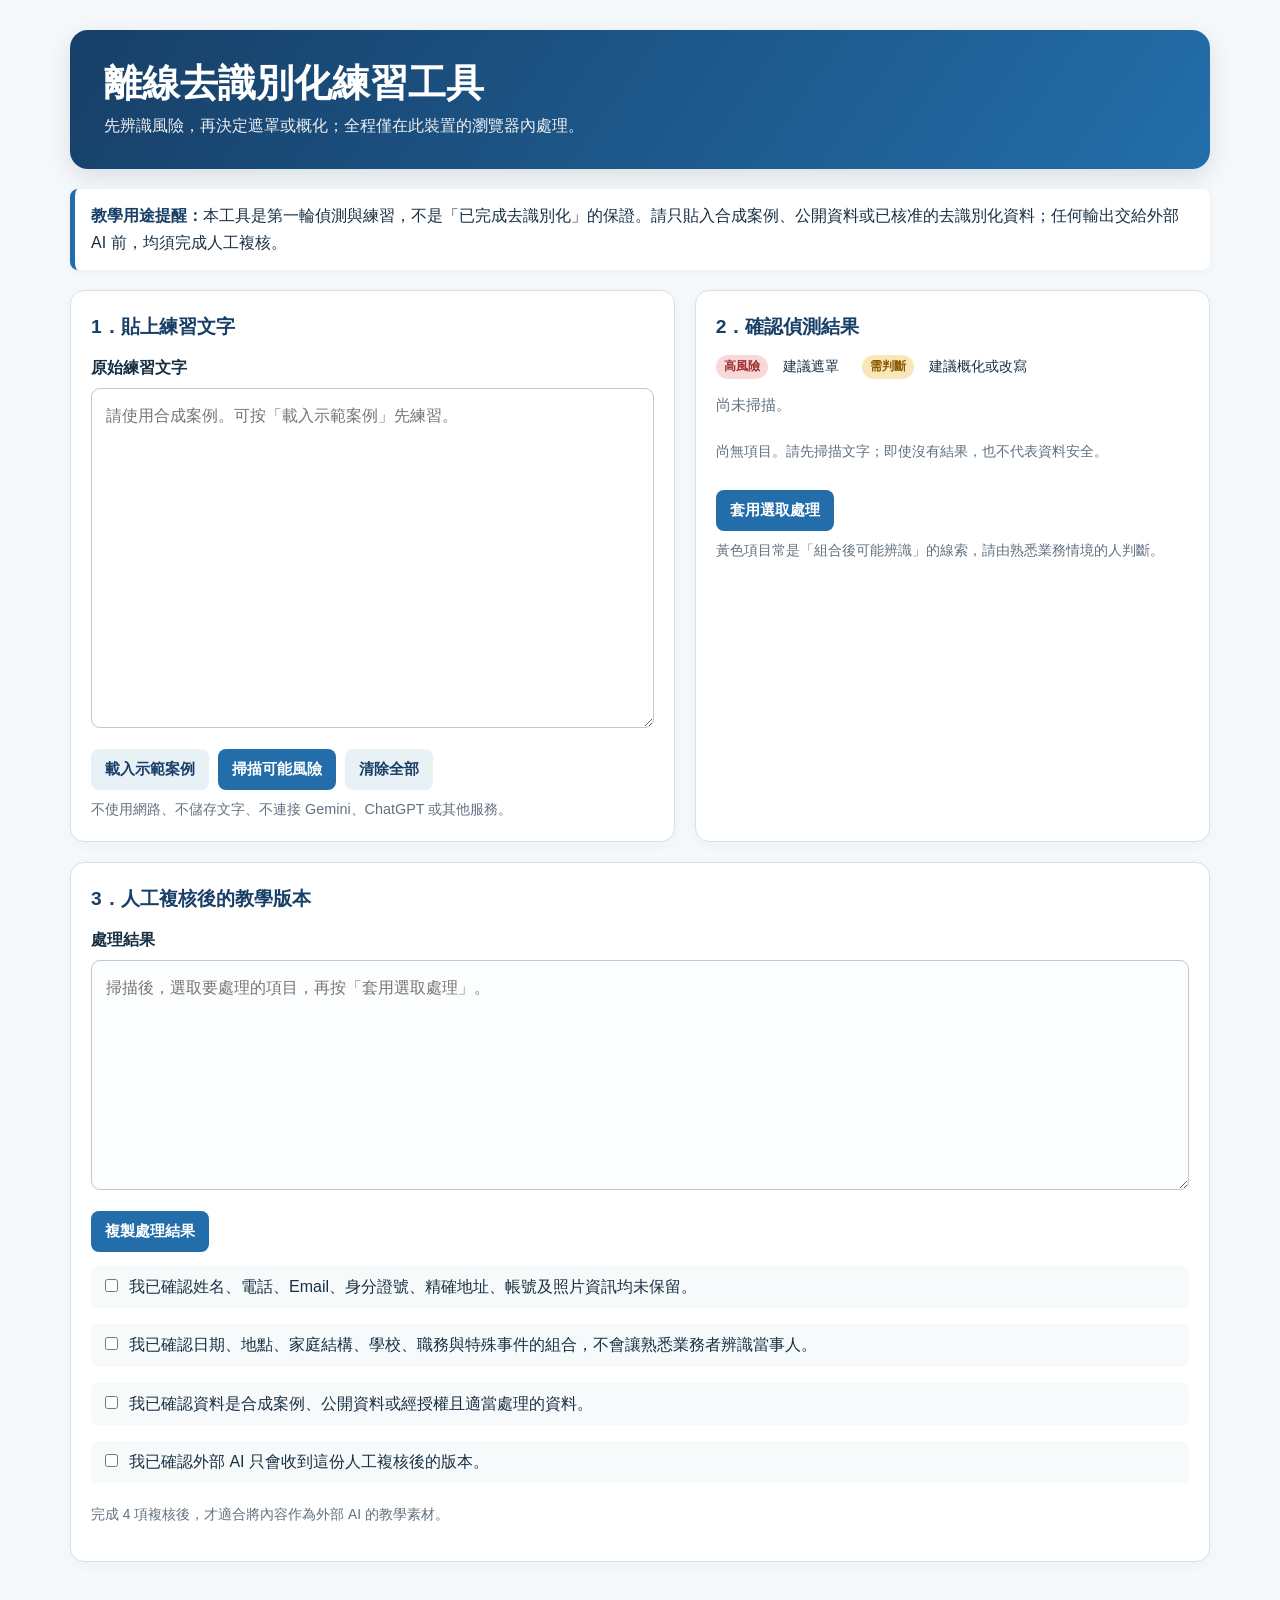
<file: offline-deid-practice/index.html>
<!doctype html>
<html lang="zh-Hant">
<head>
  <meta charset="utf-8">
  <meta name="viewport" content="width=device-width, initial-scale=1">
  <meta name="color-scheme" content="light">
  <title>離線去識別化練習工具</title>
  <style>
    :root { --navy:#173f67; --blue:#236eaa; --sky:#edf6fb; --ink:#183044; --muted:#617181; --red:#9c2d2d; --red-bg:#fff0f0; --amber:#8a5a00; --amber-bg:#fff7df; --line:#d6e0e7; --green:#16684d; }
    * { box-sizing:border-box; }
    body { margin:0; font-family:"Microsoft JhengHei", "Noto Sans TC", Arial, sans-serif; background:#f6f9fb; color:var(--ink); line-height:1.65; }
    main { max-width:1180px; margin:0 auto; padding:30px 20px 48px; }
    header { background:linear-gradient(125deg,var(--navy),var(--blue)); color:#fff; padding:30px 34px; border-radius:18px; box-shadow:0 8px 24px #18304422; }
    h1 { margin:0 0 6px; font-size:clamp(1.65rem,4vw,2.35rem); line-height:1.25; }
    h2 { color:var(--navy); font-size:1.2rem; margin:0 0 12px; }
    h3 { font-size:1rem; margin:0 0 6px; }
    .subtitle { margin:0; opacity:.92; }
    .notice { margin:20px 0; padding:14px 16px; background:#fff; border-left:5px solid var(--blue); border-radius:8px; box-shadow:0 2px 10px #1830440b; }
    .notice strong { color:var(--navy); }
    .grid { display:grid; grid-template-columns:1.08fr .92fr; gap:20px; }
    .panel { background:#fff; border:1px solid var(--line); border-radius:14px; padding:20px; box-shadow:0 3px 14px #1830440a; }
    label { display:block; font-weight:700; margin:0 0 7px; }
    textarea { width:100%; min-height:340px; resize:vertical; padding:14px; border:1px solid #b9cbd7; border-radius:9px; font:1rem/1.65 "Microsoft JhengHei", "Noto Sans TC", Arial, sans-serif; color:var(--ink); }
    textarea:focus { outline:3px solid #a8d7f244; border-color:var(--blue); }
    .actions { display:flex; flex-wrap:wrap; gap:9px; margin-top:12px; }
    button { appearance:none; cursor:pointer; border:0; border-radius:8px; padding:10px 14px; font:700 .95rem "Microsoft JhengHei", sans-serif; background:var(--blue); color:#fff; }
    button:hover { background:#14578e; }
    button.secondary { background:#e8f1f6; color:var(--navy); }
    button.danger { background:#a44141; }
    .helper { color:var(--muted); font-size:.9rem; margin:8px 0 0; }
    .status { margin:0 0 10px; color:var(--muted); font-size:.94rem; }
    .findings { display:grid; gap:9px; max-height:347px; overflow:auto; padding-right:3px; }
    .finding { border:1px solid var(--line); border-left:5px solid var(--amber); padding:10px 12px; border-radius:8px; display:flex; gap:9px; align-items:flex-start; }
    .finding.high { border-left-color:var(--red); background:var(--red-bg); }
    .finding.medium { background:var(--amber-bg); }
    .finding input { margin-top:5px; accent-color:var(--blue); }
    .finding code { font-family:Consolas, monospace; font-size:.88rem; overflow-wrap:anywhere; }
    .tag { display:inline-block; border-radius:999px; padding:1px 8px; font-size:.78rem; font-weight:700; margin-right:6px; }
    .tag.high { background:#f8d9d9; color:var(--red); }
    .tag.medium { background:#f9e7b9; color:var(--amber); }
    .checklist { display:grid; gap:9px; margin-top:14px; }
    .checklist label { font-weight:400; display:flex; align-items:flex-start; gap:8px; padding:8px 10px; border-radius:7px; background:#f7fafb; }
    .checklist input { margin-top:5px; accent-color:var(--green); }
    .output { margin-top:20px; }
    .output textarea { min-height:230px; background:#fbfdfe; }
    .safe { color:var(--green); font-weight:700; }
    .legend { display:flex; flex-wrap:wrap; gap:9px; margin:8px 0 14px; font-size:.9rem; }
    .small { font-size:.86rem; color:var(--muted); }
    @media (max-width:850px) { .grid { grid-template-columns:1fr; } main { padding:18px 13px 32px; } header { padding:24px 20px; } textarea { min-height:260px; } }
  </style>
</head>
<body>
  <main>
    <header>
      <h1>離線去識別化練習工具</h1>
      <p class="subtitle">先辨識風險，再決定遮罩或概化；全程僅在此裝置的瀏覽器內處理。</p>
    </header>

    <section class="notice" aria-label="使用提醒">
      <strong>教學用途提醒：</strong>本工具是第一輪偵測與練習，不是「已完成去識別化」的保證。請只貼入合成案例、公開資料或已核准的去識別化資料；任何輸出交給外部 AI 前，均須完成人工複核。
    </section>

    <div class="grid">
      <section class="panel">
        <h2>1．貼上練習文字</h2>
        <label for="sourceText">原始練習文字</label>
        <textarea id="sourceText" placeholder="請使用合成案例。可按「載入示範案例」先練習。"></textarea>
        <div class="actions">
          <button id="sampleBtn" class="secondary" type="button">載入示範案例</button>
          <button id="scanBtn" type="button">掃描可能風險</button>
          <button id="clearBtn" class="secondary" type="button">清除全部</button>
        </div>
        <p class="helper">不使用網路、不儲存文字、不連接 Gemini、ChatGPT 或其他服務。</p>
      </section>

      <section class="panel">
        <h2>2．確認偵測結果</h2>
        <div class="legend"><span class="tag high">高風險</span>建議遮罩　<span class="tag medium">需判斷</span>建議概化或改寫</div>
        <p id="scanStatus" class="status" aria-live="polite">尚未掃描。</p>
        <div id="findings" class="findings" aria-live="polite"></div>
        <div class="actions">
          <button id="applyBtn" type="button">套用選取處理</button>
        </div>
        <p class="helper">黃色項目常是「組合後可能辨識」的線索，請由熟悉業務情境的人判斷。</p>
      </section>
    </div>

    <section class="panel output">
      <h2>3．人工複核後的教學版本</h2>
      <label for="resultText">處理結果</label>
      <textarea id="resultText" readonly placeholder="掃描後，選取要處理的項目，再按「套用選取處理」。"></textarea>
      <div class="actions">
        <button id="copyBtn" type="button">複製處理結果</button>
      </div>
      <div class="checklist" aria-label="人工複核清單">
        <label><input type="checkbox"> 我已確認姓名、電話、Email、身分證號、精確地址、帳號及照片資訊均未保留。</label>
        <label><input type="checkbox"> 我已確認日期、地點、家庭結構、學校、職務與特殊事件的組合，不會讓熟悉業務者辨識當事人。</label>
        <label><input type="checkbox"> 我已確認資料是合成案例、公開資料或經授權且適當處理的資料。</label>
        <label><input type="checkbox"> 我已確認外部 AI 只會收到這份人工複核後的版本。</label>
      </div>
      <p id="reviewStatus" class="small">完成 4 項複核後，才適合將內容作為外部 AI 的教學素材。</p>
    </section>
  </main>

  <script>
    (() => {
      'use strict';
      const source = document.querySelector('#sourceText');
      const result = document.querySelector('#resultText');
      const findingsEl = document.querySelector('#findings');
      const status = document.querySelector('#scanStatus');
      const reviewStatus = document.querySelector('#reviewStatus');
      let findings = [];

      const sample = `【合成案例】\n某東部地區的家長反映，親子活動報名頁面不易理解，希望能提供更清楚的候補與取消說明。\n\n提醒：這段文字已刻意移除真實姓名、精確地點、日期與個案資訊。請練習判斷：若改成「某偏鄉國小家長、9 月 13 日活動、孩子有特教需求」，是否會提高重新識別風險？`;

      const rules = [
        { type:'身分證號', level:'high', pattern:/\b[A-Z][12]\d{8}\b/gi, replace:'〈身分證號〉' },
        { type:'病歷號碼', level:'high', pattern:/(?:病歷號碼|病歷號|病歷編號|病歷碼)\s*[：:]?\s*(?:為|是)?\s*[A-Z0-9][A-Z0-9-]{4,24}/gi, replace:'病歷號碼 XXXXX' },
        { type:'電子郵件', level:'high', pattern:/\b[A-Z0-9._%+-]+@[A-Z0-9.-]+\.[A-Z]{2,}\b/gi, replace:'〈電子郵件〉' },
        { type:'臺灣手機號碼', level:'high', pattern:/(?:\+886[-\s]?)?09\d{2}[-\s]?\d{3}[-\s]?\d{3}/g, replace:'〈手機號碼〉' },
        { type:'市話', level:'high', pattern:/0\d{1,2}[-\s]?\d{6,8}/g, replace:'〈電話〉' },
        { type:'精確地址', level:'high', pattern:/(?:臺|台)[北中南東西]?[市縣]|(?:新北|桃園|臺中|台中|臺南|台南|高雄|基隆|新竹|嘉義|屏東|宜蘭|花蓮|臺東|台東|澎湖|金門|連江)[市縣].{0,12}(?:路|街|巷|弄|號)/g, replace:'〈地址〉' },
        { type:'姓名欄位', level:'high', pattern:/(?:姓名|家長姓名|聯絡人)\s*[：:]\s*[\u4e00-\u9fff]{2,4}/g, replace:'〈姓名欄位〉' },
        { type:'中文姓名', level:'high', pattern:/(?:趙|錢|孫|李|周|吳|鄭|王|馮|陳|褚|衛|蔣|沈|韓|楊|朱|秦|尤|許|何|呂|施|張|孔|曹|嚴|華|金|魏|陶|姜|戚|謝|鄒|喻|柏|水|竇|章|雲|蘇|潘|葛|奚|范|彭|郎|魯|韋|昌|馬|苗|鳳|花|方|俞|任|袁|柳|酆|鮑|史|唐|費|廉|岑|薛|雷|賀|倪|湯|滕|殷|羅|畢|郝|鄔|安|常|樂|于|傅|皮|卞|齊|康|伍|余|元|卜|顧|孟|平|黃|和|穆|蕭|尹|姚|邵|湛|汪|祁|毛|禹|狄|米|貝|明|臧|計|伏|成|戴|談|宋|茅|龐|熊|紀|舒|屈|項|祝|董|梁|杜|阮|藍|閔|席|季|麻|強|賈|路|婁|危|江|童|顏|郭|梅|盛|林|刁|鍾|徐|邱|駱|高|夏|蔡|田|樊|胡|凌|霍|虞|萬|支|柯|昝|管|盧|莫|經|房|裘|繆|干|解|應|宗|丁|宣|賁|鄧|郁|單|杭|洪|包|諸|左|石|崔|吉|鈕|龔|程|嵇|邢|滑|裴|陸|榮|翁|荀|羊|於|惠|甄|曲|家|封|芮|羿|儲|靳|汲|邴|糜|松|井|段|富|巫|烏|焦|巴|弓|牧|隗|山|谷|車|侯|宓|蓬|全|郗|班|仰|秋|仲|伊|宮|寧|仇|欒|暴|甘|厲|戎|祖|武|符|劉|景|詹|束|龍|葉|幸|司|韶|黎|喬|蒼|雙|聞|莘|黨|翟|譚|貢|勞|逄|姬|申|扶|堵|冉|宰|酈|雍|郤|璩|桑|桂|濮|牛|壽|通|邊|扈|燕|冀|郟|浦|尚|農|溫|別|莊|晏|柴|瞿|閻|充|慕|連|茹|習|宦|艾|魚|容|向|古|易|慎|戈|廖|庾|終|暨|居|衡|步|都|耿|滿|弘|匡|國|文|寇|廣|祿|闕|東|歐|利|蔚|越|夔|隆|師|鞏|厙|聶|晁|勾|敖|融|冷|訾|辛|闞|那|簡|饒|空|曾|毋|沙|乜|養|鞠|須|豐|巢|關|蒯|相|查|后|荊|紅|游|竺|權|逯|蓋|益|桓|公)[\u4e00-\u9fff]{1,2}(?=於|在|至|前往|表示|反映|說明|先生|女士|老師|主任|醫師|同學|家長|[，,])/g, replace:'○○○' },
        { type:'精確日期', level:'medium', pattern:/\d{1,4}\s*(?:年|\/|-|\.)\s*\d{1,2}\s*(?:月|\/|-|\.)\s*\d{1,2}(?:\s*日)?|\d{1,2}\s*月\s*\d{1,2}\s*日/g, replace:'〈活動日期〉' },
        { type:'年齡', level:'medium', pattern:/\d{1,3}\s*歲/g, replace:'〈年齡區間〉' },
        { type:'家庭／健康敏感線索', level:'medium', pattern:/(?:單親|家暴|特教|身心障礙|憂鬱|自閉症|ADHD|保護案件|低收入戶|隔代教養)/gi, replace:'〈敏感家庭描述〉' },
        { type:'教育機構或班級線索', level:'medium', pattern:/(?:[\u4e00-\u9fff]{2,10}(?:國小|國中|高中|幼兒園)|[一二三四五六]\s*年\s*[甲乙丙丁]班)/g, replace:'〈教育機構／班級線索〉' },
      ];

      function scan() {
        const text = source.value;
        findings = [];
        if (!text.trim()) { renderFindings(); status.textContent = '請先貼上合成或已核准的練習文字。'; return; }
        rules.forEach(rule => {
          const matches = [...text.matchAll(new RegExp(rule.pattern.source, rule.pattern.flags))];
          matches.forEach(match => findings.push({ ...rule, value:match[0], start:match.index, end:match.index + match[0].length }));
        });
        findings.sort((a,b) => a.start - b.start || b.end - a.end);
        const unique = [];
        findings.forEach(f => { if (!unique.some(u => f.start < u.end && f.end > u.start)) unique.push(f); });
        findings = unique;
        renderFindings();
        status.textContent = findings.length ? `找到 ${findings.length} 項可能風險。紅色項目預設選取；黃色項目請依情境決定。` : '未找到既定規則可辨識的項目；仍請進行人工複核。';
      }

      function renderFindings() {
        findingsEl.innerHTML = '';
        if (!findings.length) { findingsEl.innerHTML = '<p class="small">尚無項目。請先掃描文字；即使沒有結果，也不代表資料安全。</p>'; return; }
        findings.forEach((f, i) => {
          const item = document.createElement('label');
          item.className = `finding ${f.level}`;
          item.innerHTML = `<input type="checkbox" data-index="${i}" ${f.level === 'high' ? 'checked' : ''}><span><span class="tag ${f.level}">${f.level === 'high' ? '高風險' : '需判斷'}</span><strong>${escapeHtml(f.type)}</strong><br><code>${escapeHtml(f.value)}</code><br><span class="small">建議處理為：${escapeHtml(f.replace)}</span></span>`;
          findingsEl.appendChild(item);
        });
      }

      function applySelected() {
        if (!source.value.trim()) return;
        const selected = [...findingsEl.querySelectorAll('input:checked')].map(el => findings[Number(el.dataset.index)]).sort((a,b) => b.start - a.start);
        let output = source.value;
        selected.forEach(f => { output = output.slice(0, f.start) + f.replace + output.slice(f.end); });
        result.value = output;
      }

      function escapeHtml(value) { return value.replace(/[&<>'"]/g, char => ({'&':'&amp;','<':'&lt;','>':'&gt;',"'":'&#039;','"':'&quot;'}[char])); }

      document.querySelector('#sampleBtn').addEventListener('click', () => { source.value = sample; result.value = ''; scan(); });
      document.querySelector('#scanBtn').addEventListener('click', scan);
      document.querySelector('#applyBtn').addEventListener('click', applySelected);
      document.querySelector('#clearBtn').addEventListener('click', () => { source.value = ''; result.value = ''; findings = []; status.textContent = '尚未掃描。'; renderFindings(); });
      document.querySelector('#copyBtn').addEventListener('click', async () => { if (!result.value) return; await navigator.clipboard.writeText(result.value); document.querySelector('#copyBtn').textContent = '已複製'; setTimeout(() => document.querySelector('#copyBtn').textContent = '複製處理結果', 1400); });
      document.querySelectorAll('.checklist input').forEach(box => box.addEventListener('change', () => { const done = [...document.querySelectorAll('.checklist input:checked')].length; reviewStatus.innerHTML = done === 4 ? '<span class="safe">4 項人工複核已完成。仍請依機關規範決定是否可使用外部 AI。</span>' : `已完成 ${done}／4 項人工複核。`; }));
      renderFindings();
    })();
  </script>
</body>
</html>
</file>
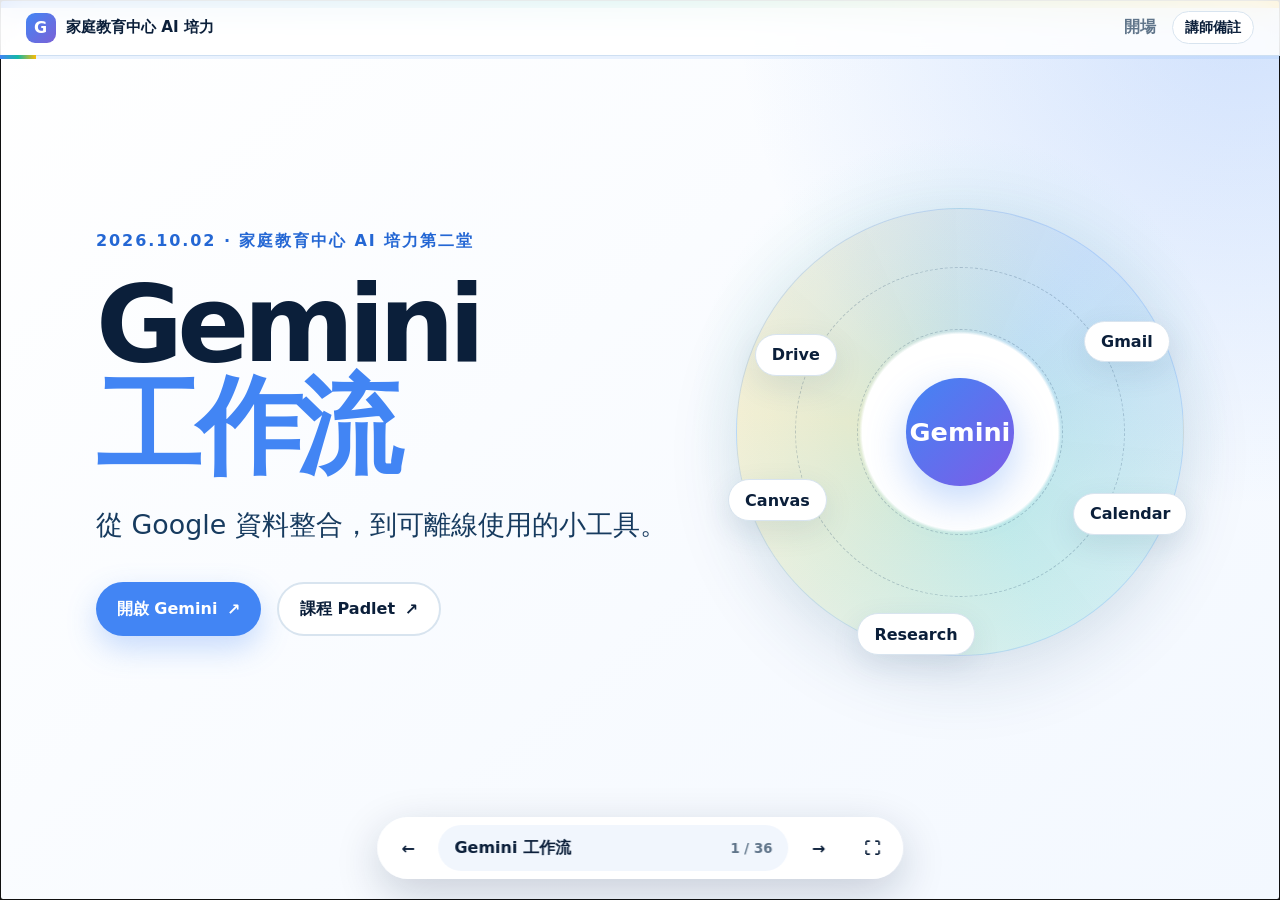
<file: second-session-web/index.html>
<!doctype html>
<html lang="zh-Hant">
<head>
  <meta charset="utf-8">
  <meta name="viewport" content="width=device-width, initial-scale=1">
  <meta name="description" content="家庭教育中心 AI 培力第二堂：Gemini 工作流、Google Workspace、深度研究與 Canvas 實作。">
  <title>家庭教育中心 AI 培力｜第二堂 Gemini 工作流</title>
  <link rel="icon" type="image/svg+xml" href="data:image/svg+xml,%3Csvg xmlns='http://www.w3.org/2000/svg' viewBox='0 0 64 64'%3E%3Crect width='64' height='64' rx='16' fill='%234285F4'/%3E%3Cpath d='M16 19h32v26H16z' fill='white' opacity='.95'/%3E%3Cpath d='M22 27h20M22 33h20M22 39h13' stroke='%2314B8A6' stroke-width='4' stroke-linecap='round'/%3E%3Ccircle cx='47' cy='18' r='9' fill='%23FABB05'/%3E%3C/svg%3E">
  <link rel="stylesheet" href="styles.css?v=20260930-1">
</head>
<body>
  <a class="skip-link" href="#deck">跳到簡報內容</a>
  <div class="ambient ambient-a" aria-hidden="true"></div>
  <div class="ambient ambient-b" aria-hidden="true"></div>

  <main class="deck" id="deck" aria-live="polite">
    <section class="slide active cover" data-section="開場" data-title="Gemini 工作流">
      <div class="cover-grid">
        <div>
          <p class="eyebrow">2026.10.02 · 家庭教育中心 AI 培力第二堂</p>
          <h1>Gemini<br><span>工作流</span></h1>
          <p class="lead">從 Google 資料整合，到可離線使用的小工具。</p>
          <div class="cover-actions">
            <a class="button primary" href="https://gemini.google.com/" target="_blank" rel="noopener">開啟 Gemini <span aria-hidden="true">↗</span></a>
            <a class="button ghost" href="https://padlet.com/ab0308/ai-2026-s023gpwrtoseebrr2eee" target="_blank" rel="noopener">課程 Padlet <span aria-hidden="true">↗</span></a>
          </div>
        </div>
        <div class="orbit" aria-label="今天的工作流程">
          <div class="orbit-core">Gemini</div>
          <span class="orbit-node n1">Drive</span><span class="orbit-node n2">Gmail</span>
          <span class="orbit-node n3">Calendar</span><span class="orbit-node n4">Research</span>
          <span class="orbit-node n5">Canvas</span>
        </div>
      </div>
      <aside class="speaker-note">開場只說明今天會完成一條工作流。不要先逐項介紹所有功能。</aside>
    </section>

    <section class="slide" data-section="開場" data-title="為什麼這樣安排">
      <p class="eyebrow">01 · 問卷回到工作現場</p>
      <h2>大家想改善的，是每天真的在做的事</h2>
      <div class="metric-grid six">
        <article><strong>6</strong><span>行政文件</span></article>
        <article><strong>5</strong><span>文案貼文</span></article>
        <article><strong>5</strong><span>簡報視覺</span></article>
        <article><strong>4</strong><span>活動企劃</span></article>
        <article><strong>4</strong><span>會議整理</span></article>
        <article><strong>4</strong><span>資料分析</span></article>
      </div>
      <div class="bottom-callout"><span class="glyph">◎</span><p>今天不做功能巡禮。我們用一個活動案例，把資料、研究與工具串成可檢查的成果。</p></div>
      <aside class="speaker-note">7 份問卷。熟悉度平均約 2.7，程度差異大，因此每段都保留替代路徑。</aside>
    </section>

    <section class="slide" data-section="開場" data-title="三套可持續運用的工作方式">
      <p class="eyebrow">02 · 離開教室前</p>
      <h2>今天要帶走三套可以持續運用的工作方式</h2>
      <div class="outcome-grid">
        <article class="outcome blue"><span>01</span><div class="line-icon">≣</div><h3>Google Workspace<br>整合工作流</h3><p>用 Gemini 串起 Drive、Gmail 與 Calendar；從找資料、比版本到排日程都能重複套用。</p></article>
        <article class="outcome teal"><span>02</span><div class="line-icon">⌕</div><h3>Deep Research<br>證據查核工作流</h3><p>用 Gemini 規劃深度研究、整理可信來源證據表，再回到原始來源查證。</p></article>
        <article class="outcome yellow"><span>03</span><div class="line-icon">&lt;/&gt;</div><h3>Canvas 離線工具<br>製作工作流</h3><p>用 Gemini Canvas 從規格、生成、測試到迭代，做出可持續修改的離線工具初版。</p></article>
      </div>
    </section>

    <section class="slide workflow-slide" data-section="開場" data-title="今天只走一條工作流">
      <p class="eyebrow">03 · 一條路走完整</p>
      <h2>先把資料弄清楚，再請 AI 幫忙</h2>
      <ol class="workflow">
        <li><b>1</b><strong>找資料</strong><small>Drive</small></li>
        <li><b>2</b><strong>比版本</strong><small>Gmail</small></li>
        <li><b>3</b><strong>排日程</strong><small>Calendar</small></li>
        <li><b>4</b><strong>做研究</strong><small>Deep Research</small></li>
        <li><b>5</b><strong>產摘要</strong><small>Gemini</small></li>
        <li><b>6</b><strong>做工具</strong><small>Canvas</small></li>
        <li><b>7</b><strong>人測試</strong><small>人工複核</small></li>
      </ol>
    </section>

    <section class="slide" data-section="開場" data-title="開始前先確認">
      <p class="eyebrow">04 · 課前檢查</p>
      <h2>四件事確認好，就可以開始</h2>
      <div class="check-grid">
        <article><span>1</span><h3>Gemini 已登入</h3><p>使用自己的 Google 帳號。</p></article>
        <article><span>2</span><h3>資料包已下載</h3><p>今天使用資料包一。</p></article>
        <article><span>3</span><h3>只用合成資料</h3><p>不要貼真實姓名與聯絡方式。</p></article>
        <article><span>4</span><h3>功能不同沒關係</h3><p>每個步驟都有替代路徑。</p></article>
      </div>
      <div class="resource-row">
        <a class="resource-chip" href="assets/資料包1_親子情緒運動日_課堂模擬.zip" download>下載資料包一</a>
        <a class="resource-chip muted" href="assets/資料包2_祖父母節家庭日_課後作業.zip" download>下載課後作業</a>
      </div>
    </section>

    <section class="slide" data-section="Google 工作流" data-title="連結服務能做什麼">
      <p class="eyebrow">05 · Connected Apps</p>
      <h2>Gemini 可以協助找、讀、整理，也可以操作部分服務</h2>
      <div class="hub-diagram">
        <div class="hub-core">Gemini</div>
        <article><b>Gmail</b><span>找信、摘要、辨識更新</span></article>
        <article><b>Drive</b><span>找文件、摘錄、比較內容</span></article>
        <article><b>Calendar</b><span>查詢或建立活動</span></article>
      </div>
      <div class="warning-line">Gemini 仍可能引用較舊資料。回答後一定要開啟來源核對。</div>
    </section>

    <section class="slide" data-section="Google 工作流" data-title="連結前的三個條件">
      <p class="eyebrow">06 · 先檢查帳號環境</p>
      <h2>連不上，不一定是你操作錯誤</h2>
      <div class="condition-flow">
        <article><span>01</span><h3>同一個帳號</h3><p>Gemini 與 Gmail／Drive 使用相同 Google 帳號。</p></article>
        <i>＋</i>
        <article><span>02</span><h3>所需設定已開啟</h3><p>Gemini 活動紀錄與 Workspace 智慧功能可能需要開啟。</p></article>
        <i>＋</i>
        <article><span>03</span><h3>管理員允許</h3><p>工作或學校帳號可能限制連結服務。</p></article>
      </div>
      <p class="fallback-banner">無法連結時：直接使用資料包文字，也能完成同一個判斷任務。</p>
    </section>

    <section class="slide" data-section="Google 工作流" data-title="連結服務的安全界線">
      <p class="eyebrow">07 · 第一道安全門</p>
      <h2>連得上，不代表什麼資料都能用</h2>
      <div class="traffic-grid">
        <article class="green"><b>可使用</b><h3>公開、虛構、合成資料</h3><p>活動公開資訊、課堂模擬文件。</p></article>
        <article class="yellow"><b>先確認</b><h3>內部但不敏感的文件</h3><p>先確認單位規範與帳號環境。</p></article>
        <article class="red"><b>不上傳</b><h3>個資、兒少與未公開個案</h3><p>真實報名資料、聯絡方式、敏感紀錄。</p></article>
      </div>
    </section>

    <section class="slide" data-section="Google 工作流" data-title="連結服務提示詞四要素">
      <p class="eyebrow">08 · 讓 Gemini 知道去哪裡找</p>
      <h2>提示詞要說清楚「服務、線索、格式、邊界」</h2>
      <div class="formula-grid">
        <article><b>服務</b><p>Google Drive、Gmail 或 Calendar</p></article>
        <span>＋</span><article><b>線索</b><p>檔名、主旨、關鍵字、日期</p></article>
        <span>＋</span><article><b>格式</b><p>四欄表格、待辦清單、活動欄位</p></article>
        <span>＋</span><article><b>邊界</b><p>標示來源；缺漏寫「未確認」</p></article>
      </div>
      <div class="micro-tip">可在新對話輸入 <kbd>@</kbd> 選擇服務；介面若不同，就直接在提示詞中寫出 Gmail 或 Drive。</div>
    </section>

    <section class="slide demo-slide" data-section="Google 工作流" data-title="先找 Drive 草案">
      <p class="eyebrow">09 · 講師示範一</p>
      <h2>先找基準文件：活動執行草案</h2>
      <div class="demo-layout">
        <div class="prompt-card compact"><small>示範提示</small><p>請從 Google Drive 找到「親子情緒運動日活動執行草案」，摘錄活動日期、時間、場地、對象、注意事項與仍未確認的內容，並附上來源。</p></div>
        <div class="doc-preview"><div class="doc-top"><span>Drive</span><b>活動執行草案 版本一</b></div><dl><dt>日期</dt><dd>2026/10/24</dd><dt>活動</dt><dd>09:00–12:00</dd><dt>報到</dt><dd>08:30</dd><dt>地點</dt><dd>臺東大學戶外訓練場（模擬）</dd></dl></div>
      </div>
    </section>

    <section class="slide demo-slide" data-section="Google 工作流" data-title="再找 Gmail 更新">
      <p class="eyebrow">10 · 講師示範二</p>
      <h2>再找更新：信件主旨與日期就是版本線索</h2>
      <div class="demo-prompt-layout">
        <div class="prompt-card side-prompt">
          <small>示範提示</small>
          <p id="gmailPrompt">請從 Gmail 找出主旨包含「親子情緒運動日」的模擬信件。以主旨或內文標示的「模擬日期」為版本日期，依日期由舊到新整理：日期、主旨、寄件人、變更事項。找不到的資訊請標示「未確認」，不要自行補寫。</p>
          <button class="copy-button" data-copy-target="gmailPrompt">複製 Gmail 提示詞</button>
        </div>
        <div class="mail-timeline">
          <article><time>09/20</time><div><b>場地確認</b><p>08:00 工作人員進場；10/15 前交器材清單。</p></div></article>
          <article><time>09/22</time><div><b>安全與報到建議</b><p>安全說明 20 分鐘；不詢問疾病診斷。</p></div></article>
          <article class="latest"><time>09/25</time><div><b>最新：報到時間更新</b><p>報到改為 08:10–08:30；器材清單改為 10/14。</p></div></article>
        </div>
      </div>
    </section>

    <section class="slide" data-section="Google 工作流" data-title="解決版本衝突">
      <p class="eyebrow">11 · 講師示範三</p>
      <h2>不是把資訊混在一起，而是留下變更脈絡</h2>
      <div class="resolution-layout">
        <div class="compare-table" role="table" aria-label="版本差異示例">
          <div class="row head" role="row"><span>項目</span><span>草案</span><span>最新資料</span><span>判斷</span></div>
          <div class="row" role="row"><b>報到</b><span>08:30</span><span>08:10–08:30</span><em>採 09/25 信件</em></div>
          <div class="row" role="row"><b>器材期限</b><span>10/15</span><span>10/14</span><em>採 09/25 信件</em></div>
          <div class="row" role="row"><b>工作人員</b><span>未記載</span><span>08:00</span><em>新增並附來源</em></div>
          <div class="row" role="row"><b>雨天細節</b><span>備援日 10/31</span><span>未完整說明</span><em class="pending">未確認</em></div>
        </div>
        <div class="prompt-card side-prompt">
          <small>示範提示</small>
          <p id="versionPrompt">請比較 Google Drive 中的「親子情緒運動日活動執行草案」，以及 Gmail 主旨包含「親子情緒運動日」的模擬信件。<br><br>請用表格整理：項目、草案內容、最新資料、判斷、資訊來源與模擬日期。<br><br>資料衝突時採用日期較新且明確說明的信件；新增內容標示「新增」並附來源；資訊不完整標示「未確認」；不可自行補寫。</p>
          <button class="copy-button" data-copy-target="versionPrompt">複製比較提示詞</button>
        </div>
      </div>
    </section>

    <section class="slide" data-section="Google 工作流" data-title="Calendar 前先停一下">
      <p class="eyebrow">12 · 講師示範四</p>
      <h2>建立行事曆前，先讓人看一遍</h2>
      <div class="two-stage">
        <article><span>STEP 1</span><h3>只產生預覽</h3><ul><li>標題</li><li>日期與時間</li><li>地點</li><li>活動說明</li></ul></article>
        <div class="pause-symbol">停</div>
        <article><span>STEP 2</span><h3>確認後才建立</h3><ul><li>不邀請任何人</li><li>標題加「課程練習」</li><li>回到 Calendar 檢查</li></ul></article>
      </div>
      <div class="prompt-inline"><p id="calendarPrompt">請先列出你準備建立的活動標題、日期、開始時間、結束時間與備註，等我確認後，再於 Google Calendar 建立標題為「課程練習 親子情緒運動日」的活動。不要邀請任何人。建立後請提醒我回到 Calendar 檢查地點與活動說明。</p><button data-copy-target="calendarPrompt">複製</button></div>
    </section>

    <section class="slide practice-slide" data-section="Google 工作流" data-title="課堂實作：親子情緒運動日">
      <p class="eyebrow">13 · 學員操作 25 分鐘</p>
      <h2>資料包一：整理出<br>可執行的最新版本</h2>
      <div class="practice-board">
        <div class="practice-timer">25<small>分鐘</small></div>
        <ol><li>開啟活動草案與三封模擬信件。</li><li>請 Gemini 比較版本並標示來源。</li><li>確認報到時間與器材期限。</li><li>把不足的內容標示「未確認」。</li></ol>
      </div>
      <div class="completion">完成標準：一張含「已確認、最新變更、尚待確認、來源與日期」的表格。</div>
    </section>

    <section class="slide" data-section="Google 工作流" data-title="可直接使用的提示詞">
      <p class="eyebrow">14 · 操作卡</p>
      <h2>先複製，再依自己的介面調整服務名稱</h2>
      <div class="prompt-card large"><p id="workspacePrompt">請比較 Google Drive 中的「親子情緒運動日活動執行草案」與 Gmail 主旨包含「親子情緒運動日」的模擬信件。<br><br>請分成四欄整理：<br>1. 已確認事項<br>2. 最新變更<br>3. 尚待確認事項<br>4. 資訊來源與日期<br><br>若文件與信件不同，以日期較新的信件為準，但必須標示變更，不可自行補寫。</p><button class="copy-button" data-copy-target="workspacePrompt">複製完整提示詞</button></div>
    </section>

    <section class="slide" data-section="Google 工作流" data-title="中途檢查">
      <p class="eyebrow">15 · 先停一下再往下</p>
      <h2>你的結果有留下這六個線索嗎？</h2>
      <div class="inspection-grid">
        <label><input type="checkbox">活動日期與時間</label><label><input type="checkbox">最新報到時間</label>
        <label><input type="checkbox">場地與參加對象</label><label><input type="checkbox">器材清單期限</label>
        <label><input type="checkbox">每項資訊來源</label><label><input type="checkbox">尚待確認事項</label>
      </div>
    </section>

    <section class="slide" data-section="Google 工作流" data-title="人工複核">
      <p class="eyebrow">16 · AI 回答之後</p>
      <h2>人工複核不是最後一步，而是工作流的一部分</h2>
      <div class="verify-path">
        <article><span>AI</span><h3>讀取結果</h3><p>找到它採用的日期與數字。</p></article><i>→</i>
        <article><span>源</span><h3>打開來源</h3><p>回到原文件、原信件與原始連結。</p></article><i>→</i>
        <article><span>人</span><h3>做出判斷</h3><p>確認、修正，或標示未確認。</p></article>
      </div>
    </section>

    <section class="slide break-slide" data-section="休息" data-title="休息一">
      <p class="eyebrow">BREAK · 回來後進入深度研究</p>
      <h2>休息一下</h2>
      <div class="countdown" data-timer="600"><span class="time-display">10:00</span><div><button class="timer-toggle">開始</button><button class="timer-reset">重設</button></div></div>
      <p>可以先開啟 Gemini 新對話，回來後直接開始。</p>
    </section>

    <section class="slide" data-section="深度研究" data-title="什麼時候需要深度研究">
      <p class="eyebrow">17 · 選對模式</p>
      <h2>不是每一題都要用深度研究</h2>
      <div class="mode-compare">
        <article><small>一般 Gemini</small><h3>快速整理與改寫</h3><ul><li>摘要一段文字</li><li>調整語氣</li><li>整理既有資料</li></ul></article>
        <article class="featured"><small>Deep Research</small><h3>多來源研究與綜整</h3><ul><li>需要多個可信來源</li><li>需要研究計畫</li><li>需要證據與限制</li></ul></article>
      </div>
    </section>

    <section class="slide" data-section="深度研究" data-title="先決定研究問題">
      <p class="eyebrow">18 · 問題決定研究品質</p>
      <h2>先把問題縮小到可以查、可以用</h2>
      <div class="question-refine">
        <div class="bad-question">親子運動有什麼好處？</div>
        <div class="refine-arrow">↓</div>
        <div class="good-question">近五年，親子共同運動或戶外合作任務，對兒童情緒覺察、挫折調節、親子溝通與合作可能產生哪些影響？</div>
      </div>
      <div class="tags"><span>對象</span><span>時間範圍</span><span>活動類型</span><span>想了解的影響</span></div>
    </section>

    <section class="slide" data-section="深度研究" data-title="來源怎麼選">
      <p class="eyebrow">19 · Sources</p>
      <h2>先選來源，再決定是否開始研究</h2>
      <div class="source-selector">
        <article class="selected"><span>✓</span><h3>Google Search</h3><p>預設來源；優先查找公開資料。</p></article>
        <article><span>＋</span><h3>Gmail／Drive</h3><p>帳號允許時加入；只用合成或合規資料。</p></article>
        <article><span>＋</span><h3>上傳檔案</h3><p>先判斷資料安全，再決定是否上傳。</p></article>
      </div>
      <p class="safety-note">今天的研究主題使用公開資料即可，不需要加入真實報名資料。</p>
    </section>

    <section class="slide" data-section="深度研究" data-title="研究提示詞">
      <p class="eyebrow">20 · 課堂實作二</p>
      <h2>研究親子共同運動與情緒學習</h2>
      <div class="prompt-card large research-prompt"><p id="researchPrompt">請研究近五年親子共同運動、戶外合作任務或冒險體驗，對兒童情緒覺察、挫折調節、親子溝通與合作可能產生的影響。<br><br>優先使用政府、學術機構與具公信力的非營利組織資料。先提出研究計畫，等我確認後再執行。最後用表格整理：主要主張、證據內容、來源機構、發布日期、原始連結、可運用在親子情緒運動日的方式、研究限制。</p><button class="copy-button" data-copy-target="researchPrompt">複製研究提示詞</button></div>
    </section>

    <section class="slide" data-section="深度研究" data-title="先審研究計畫">
      <p class="eyebrow">21 · 不急著按開始</p>
      <h2>研究計畫先過四關</h2>
      <div class="plan-review">
        <article><b>01</b><h3>有沒有偏題？</h3><p>仍聚焦親子共同運動與情緒學習。</p></article>
        <article><b>02</b><h3>來源合理嗎？</h3><p>政府、學術、可信非營利組織優先。</p></article>
        <article><b>03</b><h3>範圍太大嗎？</h3><p>必要時刪除無法在課程中使用的分支。</p></article>
        <article><b>04</b><h3>輸出能用嗎？</h3><p>必須保留連結、日期與研究限制。</p></article>
      </div>
    </section>

    <section class="slide" data-section="深度研究" data-title="研究完成標準">
      <p class="eyebrow">22 · 不只看摘要</p>
      <h2>每一項主張，都要能回到來源</h2>
      <div class="evidence-table">
        <div class="ev-head"><span>主要主張</span><span>證據內容</span><span>來源</span><span>如何運用</span><span>限制</span></div>
        <div class="ev-row"><span>親子合作任務</span><span>摘要證據</span><span>機構／日期／連結</span><span>活動流程設計</span><span>研究對象與情境</span></div>
        <div class="ev-row faded"><span>情緒調節</span><span>等待研究結果</span><span>開啟原始頁面</span><span>引導語與反思</span><span>不能過度推論</span></div>
      </div>
      <div class="source-rule">至少實際開啟並檢查 2 個原始來源。</div>
    </section>

    <section class="slide" data-section="深度研究" data-title="等待研究時做什麼">
      <p class="eyebrow">23 · 研究在背景進行</p>
      <h2>等待的幾分鐘，先完成不需要等的工作</h2>
      <div class="parallel-layout">
        <div class="research-running"><div class="spinner" aria-hidden="true"></div><strong>Deep Research 執行中</strong><small>可能需要數分鐘</small></div>
        <div class="parallel-tasks"><label><input type="checkbox">核對最新活動時間</label><label><input type="checkbox">整理行前待辦</label><label><input type="checkbox">列出尚待確認事項</label><label><input type="checkbox">研究完成後抽查兩筆來源</label></div>
      </div>
    </section>

    <section class="slide" data-section="深度研究" data-title="一頁式工作摘要">
      <p class="eyebrow">24 · 一般 Gemini 整合</p>
      <h2>把已確認資料與研究證據，整理成工作摘要</h2>
      <div class="summary-sheet">
        <header><b>親子情緒運動日｜活動工作摘要</b><span>版本日期：未確認</span></header>
        <div class="summary-grid"><span>活動目標</span><span>對象</span><span>時間與場地</span><span>活動流程</span><span>行前待辦</span><span>資料安全</span><span class="wide">仍未確認事項</span></div>
      </div>
      <div class="prompt-inline"><p id="summaryPrompt">請根據已確認的活動資料、最新信件摘要與深度研究結果，整理一頁式活動工作摘要。內容包含活動目標、對象、時間、場地、流程、行前待辦、資料安全提醒、仍未確認事項。沒有出現在資料中的內容一律標示「未確認」。</p><button data-copy-target="summaryPrompt">複製</button></div>
    </section>

    <section class="slide" data-section="深度研究" data-title="兩人互查">
      <p class="eyebrow">25 · 同伴複核 5 分鐘</p>
      <h2>交換檢查，各自修正一項</h2>
      <div class="peer-review">
        <article><span>A</span><h3>檢查版本資訊</h3><p>日期、時間、變更與未確認事項。</p></article>
        <div class="swap">⇄</div>
        <article><span>B</span><h3>檢查研究來源</h3><p>機構、日期、原始連結與限制。</p></article>
      </div>
      <div class="completion">不是看文句漂不漂亮，而是看資訊能不能被追溯。</div>
    </section>

    <section class="slide break-slide" data-section="休息" data-title="休息二">
      <p class="eyebrow">BREAK · 回來後用 Canvas 做工具</p>
      <h2>休息一下</h2>
      <div class="countdown" data-timer="600"><span class="time-display">10:00</span><div><button class="timer-toggle">開始</button><button class="timer-reset">重設</button></div></div>
      <p>回來後請保留 Gemini 視窗，準備開啟 Canvas。</p>
    </section>

    <section class="slide" data-section="Canvas" data-title="Canvas 適合做什麼">
      <p class="eyebrow">26 · 互動工作空間</p>
      <h2>今天只聚焦一種成果：單檔離線工具</h2>
      <div class="canvas-capabilities">
        <article><span>文</span><h3>共同修改文件</h3></article>
        <article><span>碼</span><h3>產生程式原型</h3></article>
        <article><span>眼</span><h3>即時預覽效果</h3></article>
        <article class="focus"><span>檔</span><h3>下載單一 HTML</h3><p>今天的重點</p></article>
      </div>
    </section>

    <section class="slide" data-section="Canvas" data-title="先寫工具規格">
      <p class="eyebrow">27 · 先規格，後程式</p>
      <h2>AI 寫程式前，六件事要說清楚</h2>
      <div class="spec-grid"><article><b>輸入</b><span>貼入什麼資料</span></article><article><b>輸出</b><span>要看到什麼結果</span></article><article><b>規則</b><span>要偵測哪些項目</span></article><article><b>限制</b><span>不可連網、不儲存</span></article><article><b>錯誤</b><span>誤判與漏判怎麼提醒</span></article><article><b>測試</b><span>如何證明工具可用</span></article></div>
    </section>

    <section class="slide" data-section="Canvas" data-title="最低功能規格">
      <p class="eyebrow">28 · 去識別化檢查器</p>
      <h2>工具至少要讓使用者看得見、選得了、改得回</h2>
      <div class="tool-wireframe">
        <div class="wire-input"><small>原始文字</small><p>貼上合成報名資料……</p></div>
        <div class="wire-detect"><small>疑似項目</small><p><mark>姓名</mark> <mark>電話</mark> <mark>Email</mark></p><button>逐項確認</button></div>
        <div class="wire-output"><small>處理結果</small><p>產生替換後版本……</p></div>
      </div>
      <p class="safety-note">規則式工具不可能百分之百正確。送出前仍需人工複核。</p>
    </section>

    <section class="slide" data-section="Canvas" data-title="Canvas 建置提示詞">
      <p class="eyebrow">29 · 課堂實作三</p>
      <h2>把技術限制與功能需求一起交代</h2>
      <div class="prompt-card canvas-prompt"><p id="canvasPrompt">請在 Canvas 建立「親子活動報名資料去識別化檢查器」。<br><br><strong>技術限制：</strong><br>1. 只使用一個 HTML 檔案，HTML、CSS、JavaScript 全部內嵌。<br>2. 不使用外部套件、CDN、API、資料庫、網路服務或 AI 功能。<br>3. 所有分析只在使用者的瀏覽器本機完成。<br><br><strong>功能需求：</strong><br>可貼入報名文字；標示疑似姓名、手機、Email、地址、學校、緊急聯絡人與日期；使用者確認後才取代；可複製結果與清除內容；顯示人工複核提醒；預設不得儲存輸入內容。</p><button class="copy-button" data-copy-target="canvasPrompt">複製 Canvas 提示詞</button></div>
    </section>

    <section class="slide" data-section="Canvas" data-title="第一次先求能測">
      <p class="eyebrow">30 · 迭代，而不是一次猜完</p>
      <h2>第一次產出，只要先進入測試循環</h2>
      <ol class="iteration-loop"><li><b>1</b><span>產生</span></li><li><b>2</b><span>預覽</span></li><li><b>3</b><span>測試</span></li><li><b>4</b><span>記錯</span></li><li><b>5</b><span>修正</span></li><li><b>6</b><span>再測</span></li></ol>
      <div class="micro-tip">修正要求要具體：「測試 2 把活動名稱誤判成人名，請調整規則並保留其他功能。」</div>
    </section>

    <section class="slide" data-section="Canvas" data-title="四種測試">
      <p class="eyebrow">31 · 測試矩陣</p>
      <h2>只測成功案例，還不能叫做完成</h2>
      <div class="test-matrix">
        <article><span>1</span><h3>明確個資</h3><p>姓名、手機、Email、學校、緊急聯絡人。</p></article>
        <article><span>2</span><h3>沒有個資</h3><p>活動名稱與組別不應被誤判成人名。</p></article>
        <article><span>3</span><h3>模糊語句</h3><p>小名、日期與備註需要人工判斷。</p></article>
        <article><span>4</span><h3>部分遮蔽</h3><p>遮蔽手機與示範 Email 是否仍可識別。</p></article>
      </div>
    </section>

    <section class="slide" data-section="Canvas" data-title="本機工具與分享連結">
      <p class="eyebrow">32 · 分享之前先看資料流向</p>
      <h2>「可分享」與「可處理敏感資料」是兩件事</h2>
      <div class="local-cloud">
        <article class="local"><span>本機</span><h3>單檔 HTML</h3><p>依今天的規格，不連網、不儲存，資料留在瀏覽器。</p><strong>仍需檢查實際程式碼</strong></article>
        <div class="versus">VS</div>
        <article class="cloud"><span>公開</span><h3>Canvas 分享連結</h3><p>公開應用可能有額外資料儲存與分享風險。</p><strong>不要輸入真實個資</strong></article>
      </div>
    </section>

    <section class="slide end-slide" data-section="收束" data-title="今天完成了什麼">
      <p class="eyebrow">33 · 收束與下一步</p>
      <h2>今天不是學會更多按鈕，<br>而是完成一條可檢查的工作流</h2>
      <div class="finish-grid"><span>✓ 比對版本</span><span>✓ 核對來源</span><span>✓ 建立摘要</span><span>✓ 做出工具</span><span>✓ 記錄誤判</span></div>
      <div class="homework-card">
        <div><small>課後作業</small><h3>把同一條工作流遷移到「祖父母節家庭日」</h3><p>資料包二不再逐步提示，請保留來源、未確認事項與四組工具測試。</p></div>
        <a href="assets/資料包2_祖父母節家庭日_課後作業.zip" download>下載資料包二</a>
      </div>
    </section>
  </main>

  <div class="topbar" aria-label="簡報資訊">
    <a class="brand" href="#1" aria-label="回到封面"><span>G</span><b>家庭教育中心 AI 培力</b></a>
    <div class="section-name" id="sectionName">開場</div>
    <button class="notes-toggle" id="notesToggle" type="button" aria-pressed="false">講師備註</button>
  </div>

  <div class="progress-track" aria-hidden="true"><div id="progressBar"></div></div>

  <nav class="controls" aria-label="簡報控制">
    <button id="prev" type="button" aria-label="上一頁">←</button>
    <button id="menuBtn" class="menu-button" type="button" aria-expanded="false"><span id="currentTitle">Gemini 工作流</span><small id="counter">1 / 36</small></button>
    <button id="next" type="button" aria-label="下一頁">→</button>
    <button id="fullscreen" type="button" aria-label="切換全螢幕">⛶</button>
  </nav>

  <div class="slide-menu" id="menu" hidden aria-label="投影片目錄"></div>
  <div class="toast" id="toast" role="status" aria-live="polite"></div>
  <script src="slides.js?v=20260927-1"></script>
</body>
</html>
</file>
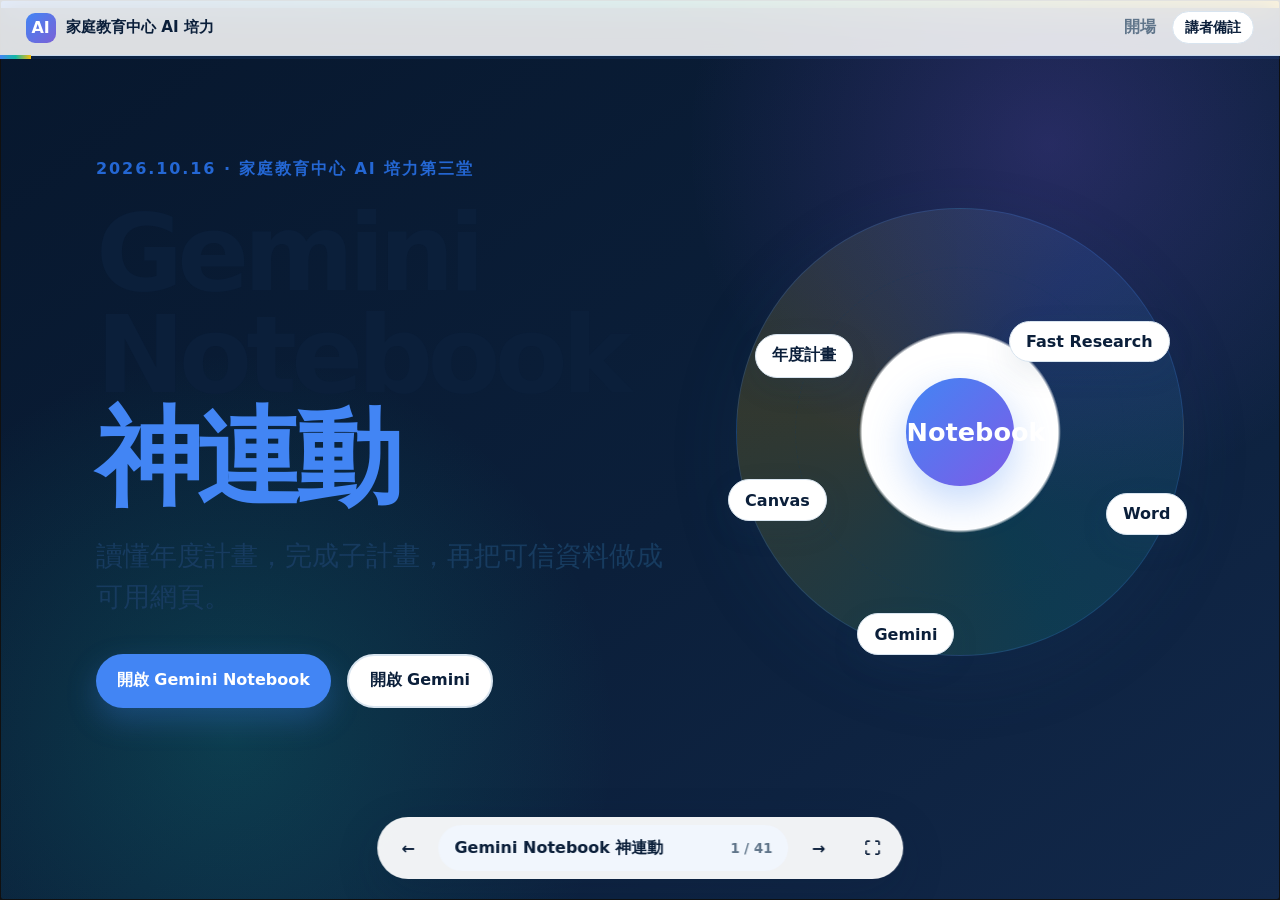
<file: third-session-web/index.html>
<!doctype html>
<html lang="zh-Hant">
<head>
  <meta charset="utf-8">
  <meta name="viewport" content="width=device-width, initial-scale=1">
  <meta name="description" content="家庭教育中心 AI 培力第三堂：Gemini Notebook、Fast Research、子計畫 Word 與 Gemini Canvas 連動。">
  <title>家庭教育中心 AI 培力｜第三堂 Gemini Notebook 神連動</title>
  <link rel="icon" type="image/svg+xml" href="data:image/svg+xml,%3Csvg xmlns='http://www.w3.org/2000/svg' viewBox='0 0 64 64'%3E%3Crect width='64' height='64' rx='16' fill='%237B61D6'/%3E%3Cpath d='M16 15h25a7 7 0 0 1 7 7v27H23a7 7 0 0 1-7-7z' fill='white'/%3E%3Cpath d='M24 25h16M24 32h16M24 39h10' stroke='%2314B8A6' stroke-width='4' stroke-linecap='round'/%3E%3C/svg%3E">
  <link rel="stylesheet" href="styles.css?v=20261009-1">
</head>
<body>
  <a class="skip-link" href="#deck">跳到簡報內容</a>
  <div class="ambient ambient-a" aria-hidden="true"></div>
  <div class="ambient ambient-b" aria-hidden="true"></div>

  <main class="deck" id="deck" aria-live="polite">
    <section class="slide active cover third-cover" data-section="開場" data-title="Gemini Notebook 神連動">
      <div class="cover-grid">
        <div>
          <p class="eyebrow">2026.10.16 · 家庭教育中心 AI 培力第三堂</p>
          <h1>Gemini Notebook<br><span>神連動</span></h1>
          <p class="lead">讀懂年度計畫，完成子計畫，再把可信資料做成可用網頁。</p>
          <div class="cover-actions">
            <a class="button primary" href="https://notebook.google.com/" target="_blank" rel="noopener">開啟 Gemini Notebook</a>
            <a class="button ghost" href="https://gemini.google.com/" target="_blank" rel="noopener">開啟 Gemini</a>
          </div>
        </div>
        <div class="orbit" aria-label="第三堂工作流程">
          <div class="orbit-core">Notebook</div>
          <span class="orbit-node n1">年度計畫</span><span class="orbit-node n2">Fast Research</span>
          <span class="orbit-node n3">Word</span><span class="orbit-node n4">Gemini</span>
          <span class="orbit-node n5">Canvas</span>
        </div>
      </div>
      <aside class="speaker-note">開場先展示最後會完成的 Word 子計畫與 Canvas 網頁，不逐一介紹所有功能。</aside>
    </section>

    <section class="slide" data-section="開場" data-title="第二堂之後">
      <p class="eyebrow">01 · 課程銜接</p>
      <h2>第二堂找回資料，第三堂把資料變成成果</h2>
      <div class="bridge-grid">
        <article><span>第二堂</span><h3>Gemini 工作流</h3><p>Drive 與 Gmail 找資料、比較版本，Deep Research 找證據，Canvas 製作離線工具。</p></article>
        <article class="bridge-focus"><span>第三堂</span><h3>Gemini Notebook</h3><p>整理總體計畫與外部來源，產生子計畫，再交給 Gemini Canvas 製作網頁。</p></article>
      </div>
      <aside class="speaker-note">不重教 Deep Research 與 Canvas 基礎操作，今天只示範它們如何和 Notebook 接起來。</aside>
    </section>

    <section class="slide" data-section="開場" data-title="今天的兩項成果">
      <p class="eyebrow">02 · 離開教室前</p>
      <h2>完成一份文件，再完成一個可操作原型</h2>
      <div class="outcome-grid two">
        <article class="outcome teal"><span>01</span><div class="line-icon">W</div><h3>家庭教育子計畫</h3><p>依據總體計畫與補充來源完成草案，人工查核後下載為 Word。</p></article>
        <article class="outcome violet"><span>02</span><div class="line-icon">&lt;/&gt;</div><h3>Canvas 網頁原型</h3><p>把已確認的子計畫內容轉成活動說明、執行檢核或成果儀表板。</p></article>
      </div>
      <aside class="speaker-note">主要成果固定為 Word 子計畫；Canvas 只選一種網頁，不要求每組完成三種。</aside>
    </section>

    <section class="slide" data-section="開場" data-title="120 加 60 分鐘">
      <p class="eyebrow">03 · 三小時配置</p>
      <h2>前兩小時完成文件，最後一小時完成連動</h2>
      <div class="time-plan">
        <article><strong>120</strong><span>分鐘</span><h3>Notebook 資料工作</h3><p>總體計畫查詢、Fast Research、子計畫報告、人工查核、匯出 Word。</p></article>
        <article class="focus"><strong>60</strong><span>分鐘</span><h3>Gemini Canvas 連動</h3><p>開啟同一個 Notebook，選擇網頁用途，生成、測試並完成兩項修改。</p></article>
      </div>
    </section>

    <section class="slide" data-section="開場" data-title="開始前檢查">
      <p class="eyebrow">04 · 免費帳號版本</p>
      <h2>先確認入口，再開始上傳</h2>
      <div class="check-grid">
        <article><span>1</span><h3>帳號</h3><p>使用可登入 Gemini Notebook 與 Gemini 的 Google 帳號。</p></article>
        <article><span>2</span><h3>瀏覽器</h3><p>建議使用最新版 Chrome，允許開啟新分頁與下載檔案。</p></article>
        <article><span>3</span><h3>Notebook</h3><p>能建立 Notebook、加入 PDF，並看到來源摘要。</p></article>
        <article><span>4</span><h3>Gemini</h3><p>側欄若看不到 Notebooks，改走文件轉交備援路徑。</p></article>
      </div>
      <div class="resource-row">
        <span class="resource-chip">提示詞已放在各操作頁</span>
        <span class="resource-chip muted">練習 PDF 由講師現場提供</span>
      </div>
    </section>

    <section class="slide section-slide notebook-section" data-section="Notebook" data-title="資料工作開始">
      <span class="section-number">01</span>
      <p class="eyebrow">PART 01 · GEMINI NOTEBOOK</p>
      <h2>先讓資料有範圍、有來源、有依據</h2>
      <div class="source-stack"><span>115 年總體計畫</span><span>Fast Research</span><span>來源引用</span><span>子計畫報告</span></div>
    </section>

    <section class="slide" data-section="Notebook" data-title="Notebook 與 Gemini">
      <p class="eyebrow">05 · 工具定位</p>
      <h2>兩個入口，回答依據不完全相同</h2>
      <div class="mode-compare">
        <article class="featured"><small>GEMINI NOTEBOOK</small><h3>以選取來源為核心</h3><ul><li>跨文件查詢與整理</li><li>回答附上來源引用</li><li>適合專題知識庫與文件報告</li></ul></article>
        <article><small>GEMINI</small><h3>來源之外還能使用工具</h3><ul><li>Notebook 可同步為專案脈絡</li><li>可搭配網路搜尋與 Gemini 工具</li><li>適合進一步使用 Canvas 創作</li></ul></article>
      </div>
      <aside class="speaker-note">官方說明：Gemini Notebook 回答只依 Notebook 來源；Gemini 可使用 Notebook 來源、網路搜尋與其他工具。https://support.google.com/gemininotebook/answer/17003757</aside>
    </section>

    <section class="slide" data-section="Notebook" data-title="資料安全閘門">
      <p class="eyebrow">06 · 上傳以前</p>
      <h2>可以讀的資料，不一定可以上傳</h2>
      <div class="traffic-grid compact">
        <article class="green"><b>可以加入</b><p>公開計畫、公開研究、合成資料、已去識別化且有權使用的文件。</p></article>
        <article class="yellow"><b>先處理</b><p>內部草稿、未確認摘要、含聯絡資訊或可辨識身分的資料。</p></article>
        <article class="red"><b>不可加入</b><p>真實名冊、兒少個案、帳密、身分證號與無權上傳的文件。</p></article>
      </div>
    </section>

    <section class="slide" data-section="Notebook" data-title="加入總體計畫">
      <p class="eyebrow">07 · 第一份來源</p>
      <h2>建立 Notebook，加入 115 年總體計畫</h2>
      <div class="demo-layout source-demo">
        <div class="pdf-shot"><img src="assets/plan-overview.png" alt="115 年總體計畫親職教育頁面預覽"></div>
        <div class="step-list"><ol><li><b>1</b>建立新的 Notebook</li><li><b>2</b>加入講師提供的 PDF 來源</li><li><b>3</b>等待來源處理完成</li><li><b>4</b>確認標題與摘要是否正確</li></ol><span class="callout">練習 PDF 不在公開簡報下載，請使用課堂提供的檔案。</span></div>
      </div>
    </section>

    <section class="slide" data-section="Notebook" data-title="總體計畫結構">
      <p class="eyebrow">08 · 先看地圖</p>
      <h2>子計畫需要的線索，都散在總體計畫裡</h2>
      <div class="plan-map">
        <article><b>01</b><span>現況分析</span></article><article><b>02</b><span>近年成效</span></article>
        <article><b>03</b><span>年度目標</span></article><article><b>04</b><span>分項計畫</span></article>
        <article><b>05</b><span>場次與人次</span></article><article><b>06</b><span>活動內容</span></article>
        <article><b>07</b><span>經費資訊</span></article><article><b>08</b><span>預期成效</span></article>
      </div>
    </section>

    <section class="slide" data-section="Notebook" data-title="文字辨識檢查">
      <p class="eyebrow">09 · PDF 不只要上傳成功</p>
      <h2>先問一題你知道答案的問題</h2>
      <div class="two-stage">
        <article><span>檢查題</span><h3>親職教育有哪些分項計畫？</h3><p>如果答案和原始 PDF 不一致，先不要繼續產生子計畫。</p></article>
        <div class="pause-symbol">查</div>
        <article><span>備援</span><h3>改用文字清理版節錄</h3><ul class="backup-list"><li>PDF 的中文字或掃描品質可能會影響辨識</li><li>使用 Gemini 取用純文字版本</li></ul></article>
      </div>
      <aside class="speaker-note">這份 PDF 的部分文字層曾出現亂碼，因此課前要用實際帳號測試 Notebook 的辨識結果。</aside>
    </section>

    <section class="slide practice-slide" data-section="Notebook" data-title="總體計畫尋寶">
      <p class="eyebrow">10 · 課堂實作</p>
      <h2>從總體計畫找出<br>可發展的活動</h2>
      <div class="practice-board">
        <div class="practice-timer"><small>建議</small>12<small>分鐘</small></div>
        <ol><li>找出一個服務對象</li><li>找出活動形式與學習內容</li><li>記下場次或參與人次</li><li>找出預期成效</li><li>點開至少一個來源引用</li></ol>
      </div>
    </section>

    <section class="slide" data-section="Notebook" data-title="活動盤點提示詞">
      <p class="eyebrow">11 · 可直接複製</p>
      <h2>先盤點，不急著寫子計畫</h2>
      <div class="prompt-card large">
        <p id="promptInventory">請只根據「115年家庭教育總體計畫」這份來源，整理其中適合發展成子計畫的活動。請列出所屬計畫、活動名稱、服務對象、活動形式、場次或預計參與人次、主要學習內容、預期成效及來源引用。資料中沒有的日期、地點、承辦人或詳細經費請標示「計畫未提供」。</p>
        <button class="copy-button" data-copy-target="promptInventory">複製提示詞</button>
      </div>
    </section>

    <section class="slide" data-section="Notebook" data-title="服務對象比較">
      <p class="eyebrow">12 · 跨段落整理</p>
      <h2>比較需求，找到子計畫的切入點</h2>
      <div class="audience-grid">
        <article>幼兒期家長</article><article>學齡期家長</article><article>青少年期家長</article><article>婚姻教育對象</article>
      </div>
      <div class="prompt-inline"><p id="promptCompare">請比較總體計畫中幼兒期家長、學齡期家長、青少年期家長與婚姻教育服務對象的需求、活動形式及學習內容。整理成表格，指出哪些內容可以作為新子計畫的依據。每一列都必須附上來源引用。</p><button data-copy-target="promptCompare">複製</button></div>
    </section>

    <section class="slide" data-section="Notebook" data-title="引用回查">
      <p class="eyebrow">13 · 回答之後</p>
      <h2>有引用，仍要看原文在說什麼</h2>
      <div class="verify-path">
        <article><span>1</span><h3>看回答</h3><p>找出重要數字與主張。</p></article><i>›</i>
        <article><span>2</span><h3>點引用</h3><p>確認原文段落與上下文。</p></article><i>›</i>
        <article><span>3</span><h3>做標記</h3><p>可用、要改、要查、未確認。</p></article>
      </div>
    </section>

    <section class="slide" data-section="Notebook" data-title="Fast Research">
      <p class="eyebrow">14 · 找一份補充來源</p>
      <h2>Fast Research 用來找新來源，不是搜尋 PDF 內文</h2>
      <div class="mode-compare">
        <article class="featured"><small>FAST RESEARCH</small><h3>搜尋 Web 或 Drive</h3><p>先看候選來源的標題、說明與原始連結，再決定是否加入 Notebook。</p></article>
        <article><small>NOTEBOOK CHAT</small><h3>查詢已加入的來源</h3><p>指定總體計畫，跨段落整理活動內容，並用引用回到原文。</p></article>
      </div>
      <aside class="speaker-note">官方說明：https://support.google.com/gemininotebook/answer/16215270</aside>
    </section>

    <section class="slide" data-section="Notebook" data-title="Fast Research 提示詞">
      <p class="eyebrow">15 · 一次只找一個需求</p>
      <h2>補充子計畫需要的外部證據</h2>
      <div class="prompt-card large research-prompt">
        <p id="promptFast">請搜尋臺灣政府、教育、醫療或學術機構發布的資料，協助設計一項家庭教育活動。先列出候選來源的發布單位、日期、與子計畫的關聯及限制，再由我選擇要加入 Notebook 的來源。不要自動把所有搜尋結果加入。</p>
        <button class="copy-button" data-copy-target="promptFast">複製提示詞</button>
      </div>
      <div class="tags"><span>發布單位</span><span>日期</span><span>原始連結</span><span>可用範圍</span><span>限制</span></div>
    </section>

    <section class="slide" data-section="Notebook" data-title="來源篩選">
      <p class="eyebrow">16 · 加入以前先審查</p>
      <h2>只帶一份真正有用的來源進來</h2>
      <div class="source-selector four">
        <article class="selected"><span>✓</span><h3>發布者明確</h3><p>政府、教育、醫療、學術或可信機構。</p></article>
        <article class="selected"><span>✓</span><h3>日期可確認</h3><p>知道資料何時發布，避免把舊規定當新資訊。</p></article>
        <article class="selected"><span>✓</span><h3>和任務相關</h3><p>能支持需求分析、活動設計或評估方法。</p></article>
        <article><span>!</span><h3>不過度推論</h3><p>研究發現不等於活動一定有效。</p></article>
      </div>
    </section>

    <section class="slide break-slide" data-section="休息" data-title="休息與補救">
      <p class="eyebrow">60 分鐘檢查點</p>
      <h2>休息一下</h2>
      <div class="countdown" data-timer="600"><div class="time-display">10:00</div><div><button class="timer-toggle">開始</button><button class="timer-reset">重設</button></div></div>
      <p>完成：總體計畫已加入、活動盤點已完成、補充來源已選好。</p>
    </section>

    <section class="slide section-slide report-section" data-section="子計畫" data-title="子計畫文件">
      <span class="section-number">02</span>
      <p class="eyebrow">PART 02 · DOCUMENT REPORT</p>
      <h2>把來源整理成可繼續修改的子計畫</h2>
      <div class="source-stack"><span>企劃骨架</span><span>文件報告</span><span>人工查核</span><span>Word</span></div>
    </section>

    <section class="slide" data-section="子計畫" data-title="選擇子計畫方向">
      <p class="eyebrow">17 · 不從空白開始</p>
      <h2>從總體計畫選一條真正需要的工作</h2>
      <div class="topic-cloud"><span>幼兒期親職教育</span><span>學齡期親子共學</span><span>青少年親子溝通</span><span>婚姻與伴侶溝通</span><span>隔代教養</span><span>新住民家庭支持</span><span>高齡家庭教育</span><span>家庭數位素養</span></div>
    </section>

    <section class="slide" data-section="子計畫" data-title="六格企劃骨架">
      <p class="eyebrow">18 · 先由人做決定</p>
      <h2>六格填完，再請 AI 擴寫</h2>
      <div class="six-box"><article><b>1</b><span>為什麼要做</span></article><article><b>2</b><span>服務誰</span></article><article><b>3</b><span>希望改變什麼</span></article><article><b>4</b><span>活動怎麼進行</span></article><article><b>5</b><span>如何知道有效</span></article><article><b>6</b><span>哪些資料待確認</span></article></div>
    </section>

    <section class="slide" data-section="子計畫" data-title="資料缺口">
      <p class="eyebrow">19 · AI 不替你決定</p>
      <h2>缺少的欄位分成三種處理</h2>
      <div class="condition-flow">
        <article><span>A</span><h3>向承辦人確認</h3><p>日期、地點、講師、負責人、核定金額。</p></article><i>›</i>
        <article><span>B</span><h3>查其他文件</h3><p>正式公文、經費表、合作單位資料、場地規定。</p></article><i>›</i>
        <article><span>C</span><h3>提出建議</h3><p>活動流程、宣傳方法、評估工具，但要標明尚未核定。</p></article>
      </div>
    </section>

    <section class="slide" data-section="子計畫" data-title="子計畫報告提示詞">
      <p class="eyebrow">20 · Studio 文件報告</p>
      <h2>把企劃骨架轉成完整草案</h2>
      <div class="prompt-card report-prompt scroll-prompt">
        <small>DOCUMENT REPORT</small>
        <p id="promptReport">請根據我選取的「115年家庭教育總體計畫」、Fast Research 補充來源及子計畫工作單，產生一份家庭教育活動子計畫草案。內容包含計畫名稱、計畫依據、現況與需求分析、服務對象、計畫目標、活動內容與執行方式、預計場次及參與人次、合作資源與工作分工、經費需求、預期成果、評估方式、風險與資料安全、待確認事項及參考來源。不得自行虛構日期、地點、講師、承辦人或經費數字。總體計畫明確提供的資訊要附上引用。外部研究發現與活動設計建議必須分開。缺少內容標示「待人工確認」。使用臺灣繁體中文及正式行政企劃語氣。</p>
        <button class="copy-button" data-copy-target="promptReport">複製提示詞</button>
      </div>
    </section>

    <section class="slide" data-section="子計畫" data-title="人工查核">
      <p class="eyebrow">21 · 報告完成後</p>
      <h2>文字通順，只是檢查的開始</h2>
      <div class="inspection-grid">
        <label><input type="checkbox">重要數字與原始來源一致</label>
        <label><input type="checkbox">每項重要主張能回到引用</label>
        <label><input type="checkbox">未確認內容沒有被補寫</label>
        <label><input type="checkbox">研究發現沒有被過度推論</label>
        <label><input type="checkbox">經費與人力仍由承辦人確認</label>
        <label><input type="checkbox">全文不含真實個資或個案</label>
      </div>
    </section>

    <section class="slide" data-section="子計畫" data-title="報告套用計畫格式">
      <p class="eyebrow">22 · 文件交付</p>
      <h2>計畫符合格式，輕鬆完成文書工作</h2>
      <p class="update-tag"><span>NEW</span>這是最新的 Gemini Notebook 更新</p>
      <ol class="workflow export-flow">
        <li><b>1</b><strong>產生報告</strong><small>在 Gemini Notebook 產生報告</small></li>
        <li><b>2</b><strong>勾選格式來源</strong><small>勾選來源裡的<br>「計畫格式」Word 檔</small></li>
        <li><b>3</b><strong>輸出 DOCX</strong><small>輸出成 DOCX，下載檔案</small></li>
        <li><b>4</b><strong>人工校稿</strong><small>逐項複核內容與格式</small></li>
      </ol>
      <div class="prompt-inline export-prompt"><p id="promptTemplateDocx">請按照我勾選來源裡的「活動計畫範本」，輸出成相同格式的 docx 檔案。</p><button class="copy-button" data-copy-target="promptTemplateDocx">複製提示詞</button></div>
      <aside class="speaker-note">先把機關提供的計畫格式 Word 檔加入 Notebook 來源，產生報告時勾選它，輸出的 DOCX 就會依照該格式排版。下載後仍需人工校稿與複核。</aside>
    </section>

    <section class="slide checkpoint-slide" data-section="子計畫" data-title="120 分鐘檢查點">
      <p class="eyebrow">23 · 前兩小時完成標準</p>
      <h2>現在手上應該有一份可繼續修訂的 Word</h2>
      <div class="checkpoint-list"><span>總體計畫已查詢</span><span>補充來源已選入</span><span>子計畫草案已產生</span><span>數字與引用已查核</span><span>未確認事項已標示</span><span>Word 已下載</span></div>
      <div class="bottom-callout"><span class="glyph">120</span><p>尚未完成者使用講師提供的子計畫範例，跟上最後一小時的 Canvas 實作。</p></div>
    </section>

    <section class="slide section-slide canvas-section" data-section="神連動" data-title="Gemini 神連動">
      <span class="section-number">03</span>
      <p class="eyebrow">PART 03 · GEMINI × CANVAS</p>
      <h2>同一批來源，換一個工具做成網頁</h2>
      <div class="code-window"><span></span><span></span><span></span><code>Notebook sources + Gemini tools + Canvas</code></div>
    </section>

    <section class="slide" data-section="神連動" data-title="Notebook 出現在 Gemini">
      <p class="eyebrow">24 · 連動入口</p>
      <h2>自己建立的 Notebook 可以同步到 Gemini</h2>
      <div class="integration-diagram">
        <article><strong>Gemini Notebook</strong><p>來源、引用、文件報告、Studio 成果</p></article>
        <div class="sync-mark">同步</div>
        <article class="purple"><strong>Gemini</strong><p>Notebook 脈絡、網路搜尋、Canvas 與其他工具</p></article>
      </div>
      <aside class="speaker-note">名稱、來源與自訂指示可同步；共用 Notebook 可能不會顯示在 Gemini 側欄。https://support.google.com/gemininotebook/answer/17003757</aside>
    </section>

    <section class="slide" data-section="神連動" data-title="來源依據的差異">
      <p class="eyebrow">25 · 切換入口時要知道</p>
      <h2>進入 Gemini 後，回答可能使用更多資訊</h2>
      <div class="local-cloud">
        <article><span>Notebook</span><h3>只以 Notebook 來源回答</h3><p>適合查詢、比較、引用與產生文件報告。</p><strong>來源範圍較明確</strong></article>
        <div class="versus">＋</div>
        <article class="cloud"><span>Gemini</span><h3>Notebook 來源加上工具</h3><p>可搭配網路搜尋與 Canvas，但仍要限制不得擅自補寫資料。</p><strong>創作能力較多</strong></article>
      </div>
    </section>

    <section class="slide" data-section="神連動" data-title="沒有同步入口時">
      <p class="eyebrow">26 · 免費帳號備援</p>
      <h2>看不到 Notebook，仍然可以完成 Canvas</h2>
      <div class="fallback-route"><article><b>A</b><h3>直接連動</h3><p>在 Gemini 側欄開啟自己的 Notebook，再選用 Canvas。</p></article><article><b>B</b><h3>文件轉交</h3><p>把子計畫匯出 Docs，在一般 Gemini 加入文件後選用 Canvas。</p></article><article><b>C</b><h3>複製已確認內容</h3><p>貼上人工查核過的子計畫節錄，再使用相同的 Canvas 提示詞。</p></article></div>
      <aside class="speaker-note">Notebooks in Gemini 仍為逐步開放，介面與帳號可用性可能不同。https://support.google.com/gemini/answer/16972047</aside>
    </section>

    <section class="slide" data-section="神連動" data-title="Canvas 三選一">
      <p class="eyebrow">27 · 每組只做一種</p>
      <h2>同一份子計畫，對應不同工作用途</h2>
      <div class="canvas-choices">
        <article><span>A</span><h3>家長活動說明頁</h3><p>目的、對象、流程、注意事項與常見問題。</p></article>
        <article><span>B</span><h3>承辦人執行檢核頁</h3><p>籌備、活動當日、活動後的可勾選工作。</p></article>
        <article><span>C</span><h3>活動成果儀表板</h3><p>用合成資料呈現參與率、滿意度與回饋分類。</p></article>
      </div>
    </section>

    <section class="slide" data-section="神連動" data-title="Canvas 共用提示詞">
      <p class="eyebrow">28 · 網頁初版</p>
      <h2>先限制資料，再說明網頁用途</h2>
      <div class="prompt-card canvas-prompt scroll-prompt">
        <p id="promptCanvas">請根據目前 Notebook 中的總體計畫、補充研究來源及已完成的子計畫草案，使用 Canvas 製作一個單頁互動網頁。網頁用途為【家長活動說明／承辦人執行檢核／活動成果儀表板】。只能使用 Notebook 來源及子計畫中已有的資訊；不得自行增加日期、地點、經費、講師、承辦人或活動成效；沒有確認的資訊顯示「待確認」；使用臺灣繁體中文；不使用真實個資；手機及電腦都能閱讀；網頁中註明內容需由承辦人依正式核定資料確認。請先完成可操作初版，之後我會測試並提出修改。</p>
        <button class="copy-button" data-copy-target="promptCanvas">複製提示詞</button>
      </div>
    </section>

    <section class="slide" data-section="神連動" data-title="家長活動說明頁">
      <p class="eyebrow">29 · 路線 A</p>
      <h2>把行政文字轉成家長看得懂的活動頁</h2>
      <div class="web-wireframe parent-page"><header>活動名稱與一句話說明</header><main><section>活動目的</section><section>適合對象</section><section>活動流程</section><section>注意事項</section></main><footer>常見問題與待確認資訊</footer></div>
      <div class="micro-tip">用途：活動宣傳、行前說明、合作單位溝通。公開以前仍要核對正式日期與地點。</div>
    </section>

    <section class="slide" data-section="神連動" data-title="承辦人執行檢核頁">
      <p class="eyebrow">30 · 路線 B</p>
      <h2>把子計畫轉成可勾選的執行清單</h2>
      <div class="checklist-demo"><article><input type="checkbox"><span>確認核定日期、地點與場地規定</span></article><article><input type="checkbox"><span>確認合作單位及工作分工</span></article><article><input type="checkbox"><span>檢查報名資料是否需要去識別化</span></article><article><input type="checkbox"><span>建立活動當日及活動後紀錄項目</span></article></div>
      <div class="micro-tip">建議加上：分類篩選、列印版面、本機儲存提醒與「未確認」醒目提示。</div>
    </section>

    <section class="slide" data-section="神連動" data-title="活動成果儀表板">
      <p class="eyebrow">31 · 路線 C</p>
      <h2>用合成資料練習讀報表與做網頁</h2>
      <div class="dashboard-demo"><article><strong>12</strong><span>活動場次資料</span></article><article><strong>91%</strong><span>示例平均參與率</span></article><article class="wide"><div class="bars"><i style="--v:88%"></i><i style="--v:72%"></i><i style="--v:93%"></i><i style="--v:81%"></i><i style="--v:90%"></i></div><span>不同活動參與率示意</span></article></div>
      <div class="resource-row"><span class="resource-chip">合成資料由講師於課堂提供</span></div>
      <aside class="speaker-note">投影片的 91% 是為版面示意，不作為正式分析結論。實作時由 Canvas 依 CSV 重新計算並人工核對。</aside>
    </section>

    <section class="slide" data-section="神連動" data-title="免費帳號控制">
      <p class="eyebrow">32 · 額度留給主要成果</p>
      <h2>一個 Notebook、一份報告、一個 Canvas</h2>
      <div class="quota-formula"><article><strong>1</strong><span>Notebook</span></article><b>＋</b><article><strong>2</strong><span>主要來源</span></article><b>＋</b><article><strong>1</strong><span>文件報告</span></article><b>＋</b><article><strong>1</strong><span>Canvas 網頁</span></article></div>
      <div class="warning-line">免費帳號使用量依提示詞複雜度與生成工作量計算。不要同時要求每人產生簡報、影片、語音、資訊圖表與 Canvas。</div>
    </section>

    <section class="slide" data-section="收束" data-title="成果分享">
      <p class="eyebrow">33 · 上傳前先看一遍</p>
      <h2>分享成果，也分享你修正了什麼</h2>
      <div class="share-grid"><article><b>Word</b><p>子計畫名稱與一項待確認內容</p></article><article><b>Canvas</b><p>網頁用途與主要使用者</p></article><article><b>查核</b><p>一項從來源中修正的錯誤</p></article><article><b>下一步</b><p>正式使用前還需要補什麼資料</p></article></div>
      <div class="resource-row"><a class="resource-chip" href="https://padlet.com/ab0308/ai-2026-s023gpwrtoseebrr2eee" target="_blank" rel="noopener">開啟課程 Padlet</a></div>
    </section>

    <section class="slide" data-section="加碼" data-title="Notebook 還可以做什麼">
      <p class="eyebrow">34 · 如果還有時間</p>
      <h2 class="bonus-title">讓我們來看看 Gemini Notebook 還可以做什麼？</h2>
      <div class="bonus-layout">
        <figure class="studio-shot"><img src="assets/notebook-studio.png" alt="Gemini Notebook 工作室面板：語音摘要、簡報、影片摘要、心智圖、報告、學習卡、測驗、資訊圖表、資料表"><figcaption>Notebook 右側的「工作室」</figcaption></figure>
        <div class="bonus-cases">
          <article class="case-slides"><span>案例一 · 簡報</span><h3>子計畫一鍵變成說明會簡報</h3><p>用今天完成的子計畫草案，產生給主管或合作學校看的活動說明簡報。</p></article>
          <article class="case-table"><span>案例二 · 資料表</span><h3>總體計畫活動一覽表</h3><p>把總體計畫裡的活動整理成表格：類別、對象、場次、人次與來源頁碼，方便追蹤。</p></article>
        </div>
      </div>
      <aside class="speaker-note">兩個案例都沿用同一個 Notebook 的來源，不需要重新上傳。免費帳號額度有限，時間不夠時由講師示範即可。</aside>
    </section>

    <section class="slide" data-section="加碼" data-title="簡報與資料表提示詞">
      <p class="eyebrow">35 · 加碼提示詞</p>
      <h2 class="bonus-title">在工作室點「簡報」或「資料表」，貼上提示詞</h2>
      <div class="bonus-prompts">
        <div class="prompt-card case-slides scroll-prompt">
          <small>案例一 · 簡報</small>
          <p id="promptBonusSlides">請根據我選取的子計畫草案與「115年家庭教育總體計畫」，製作一份 8 頁的活動說明簡報，對象是中心主管與合作學校。頁面依序為：活動名稱與一句話目標、需求背景、服務對象、活動流程、預計場次與人次、分工與資源、預期成效、待確認事項。每頁不超過 3 個重點。數字與日期必須來自來源，缺少的內容標示「待確認」。使用臺灣繁體中文。</p>
          <button class="copy-button" data-copy-target="promptBonusSlides">複製提示詞</button>
        </div>
        <div class="prompt-card case-table scroll-prompt">
          <small>案例二 · 資料表</small>
          <p id="promptBonusTable">請從「115年家庭教育總體計畫」整理一份活動一覽資料表，欄位為：計畫類別、活動名稱、服務對象、辦理方式、預計場次、預計人次、合作單位、來源頁碼。每一列是一項活動。來源沒有寫明的欄位填「未載明」，不要自行推估數字。使用臺灣繁體中文。</p>
          <button class="copy-button" data-copy-target="promptBonusTable">複製提示詞</button>
        </div>
      </div>
    </section>

    <section class="slide end-slide" data-section="收束" data-title="今天完成了什麼">
      <p class="eyebrow">36 · 第三堂完成</p>
      <h2>可信資料可以變成文件，也可以變成工具</h2>
      <div class="finish-grid"><span>總體計畫查詢</span><span>Fast Research</span><span>子計畫 Word</span><span>Notebook 與 Gemini</span><span>Canvas 網頁</span><span>人工查核</span></div>
      <div class="homework-card"><div><small>下一次課程</small><h3>AI Agent 與工作流程</h3><p>從單次工具使用，繼續前進到可以重複執行的任務流程。</p></div><span>完成今天的 Word 與 Canvas 成果</span></div>
    </section>
  </main>

  <header class="topbar">
    <a class="brand" href="../index.html"><span>AI</span><b>家庭教育中心 AI 培力</b></a>
    <span class="section-name" id="sectionName"></span>
    <button class="notes-toggle" id="notesToggle" type="button" aria-pressed="false">講者備註</button>
  </header>
  <div class="progress-track" aria-hidden="true"><div id="progressBar"></div></div>
  <nav class="controls" aria-label="簡報控制">
    <button id="prev" type="button" aria-label="上一頁">←</button>
    <button class="menu-button" id="menuBtn" type="button" aria-expanded="false"><span id="currentTitle">Gemini Notebook 神連動</span><small id="counter">1 / 41</small></button>
    <button id="next" type="button" aria-label="下一頁">→</button>
    <button id="fullscreen" type="button" aria-label="全螢幕">⛶</button>
  </nav>
  <div class="slide-menu" id="menu" hidden></div>
  <div class="toast" id="toast" role="status" aria-live="polite"></div>
  <script src="slides.js?v=20261009-1"></script>
</body>
</html>
</file>
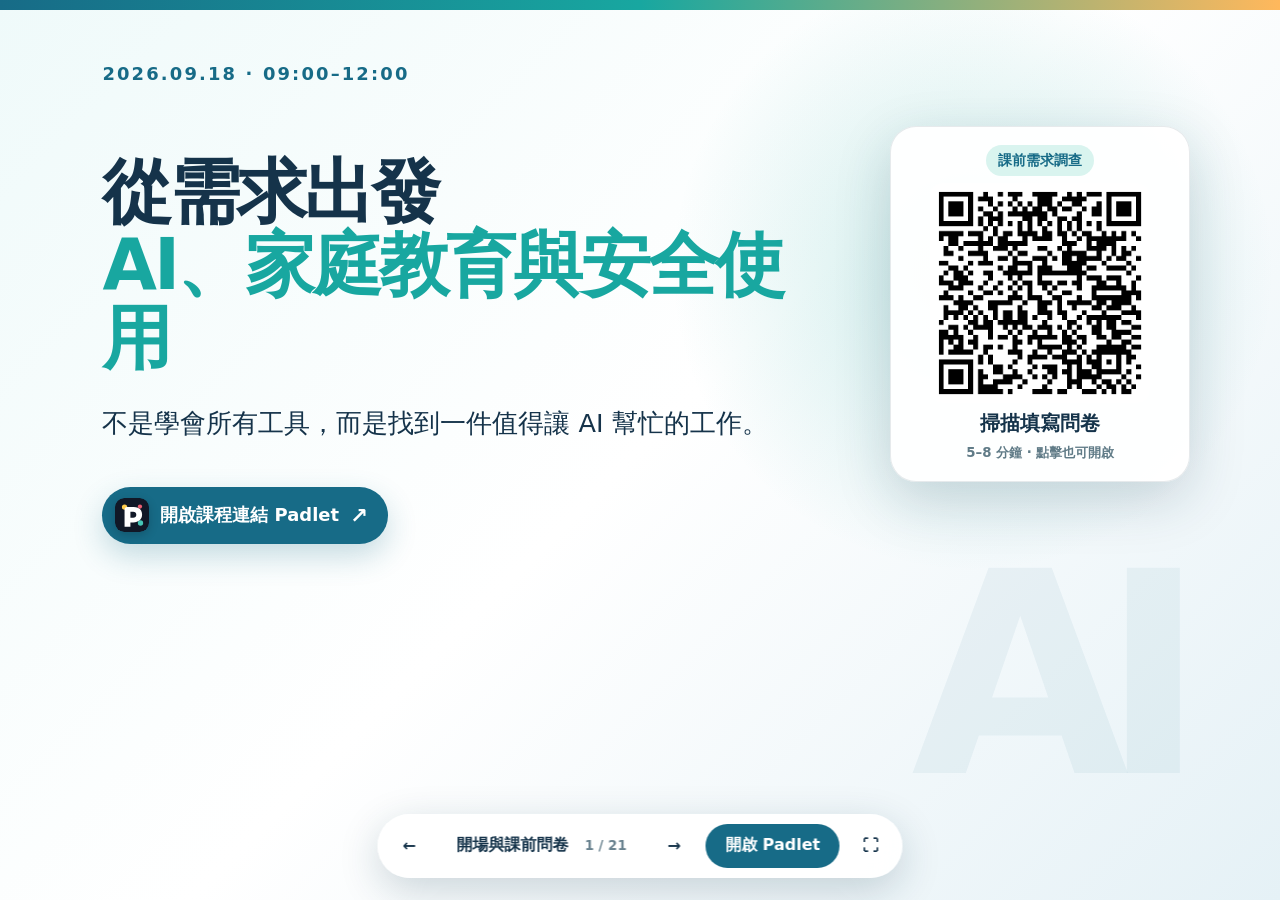
<file: 課程網頁工具包/index.html>
<!doctype html>
<html lang="zh-Hant">
<head>
  <meta charset="utf-8" />
  <meta name="viewport" content="width=device-width,initial-scale=1" />
  <title>家庭教育中心 AI 培力｜第一堂</title>
  <link rel="stylesheet" href="styles.css?v=20260918-1" />
  <link rel="stylesheet" href="brand-logos.css?v=20260918-1" />
</head>
<body>
  <main class="deck" aria-live="polite">
    <section class="slide active cover survey-ready" data-title="開場與課前問卷">
      <div class="eyebrow">2026.09.18 · 09:00–12:00</div>
      <h1>從需求出發<br><span>AI、家庭教育與安全使用</span></h1>
      <p class="lead">不是學會所有工具，而是找到一件值得讓 AI 幫忙的工作。</p>
      <a class="course-materials-link" href="https://padlet.com/ab0308/ai-2026-s023gpwrtoseebrr2eee" target="_blank" rel="noopener">
        <img src="assets/padlet-icon.svg" alt="" aria-hidden="true" />
        <span>開啟課程連結 Padlet</span>
        <b aria-hidden="true">↗</b>
      </a>
      <a class="survey-card" href="https://docs.google.com/forms/d/e/1FAIpQLSfRl1Tmz27qGByvy6PivxNKTvWFx4vo3vvUf8roLlWbtwpeQQ/viewform?usp=publish-editor" target="_blank" rel="noopener">
        <span class="survey-label">課前需求調查</span>
        <img src="assets/course-survey-qr.png" alt="家庭教育中心 AI 培力課程課前問卷 QR Code" />
        <strong>掃描填寫問卷</strong>
        <small>5–8 分鐘 · 點擊也可開啟</small>
      </a>
      <div class="cover-mark" aria-hidden="true">AI</div>
    </section>

    <section class="slide instructor-slide" data-title="講師介紹">
      <div class="instructor-layout">
        <div class="instructor-copy">
          <div class="eyebrow">ABOUT THE INSTRUCTOR · 講師介紹</div>
          <h2>許凱琳</h2>
          <p class="instructor-role">新北市大豐國小　自然教師</p>
          <div class="instructor-rule" aria-hidden="true"></div>
          <ul class="instructor-credentials">
            <li><strong>115 年</strong>新北市特殊優良教師</li>
            <li><strong>TOP 10</strong>ViewSonic 創新教師獎</li>
            <li>教育部 B5-1 生成式 AI 工作坊講師</li>
            <li>Gemini AI 認證講師</li>
            <li>Apple Learning Coach</li>
            <li>Apple 專業學習專家（APLS）</li>
            <li>iPad 種子教師 2019–2026</li>
            <li>新北市智慧學習輔導小組</li>
          </ul>
        </div>
        <figure class="instructor-photo">
          <img src="assets/teacher.png" alt="講師許凱琳肖像" />
        </figure>
      </div>
    </section>

    <section class="slide" data-title="今天的目標">
      <div class="eyebrow">01 · 共同起點</div>
      <h2>今天離開教室前，我們要完成三件事</h2>
      <div class="big-cards three">
        <article><b>01</b><h3>說出需求</h3><p>找到自己最想改善的工作任務。</p></article>
        <article><b>02</b><h3>守住邊界</h3><p>知道什麼資料可以給 AI，什麼不行。</p></article>
        <article><b>03</b><h3>成功一次</h3><p>選對工具，完成一個小任務。</p></article>
      </div>
    </section>

    <section class="slide" data-title="六堂課地圖">
      <div class="eyebrow">02 · 這是一段旅程</div>
      <h2>六堂課，從會用到能解決問題</h2>
      <ol class="roadmap">
        <li class="now"><span>09/18</span><strong>需求、基礎與安全</strong></li>
        <li><span>10/02</span><strong>AI 提升工作效能<small>依問卷需求調整</small></strong></li>
        <li><span>10/16</span><strong>Gemini Notebook 資料工作</strong></li>
        <li class="onsite"><span>11/06</span><strong>AI Agent 與流程</strong><em>實體課</em></li>
        <li><span>11/20</span><strong>活用 AI<small>網頁、表單與服務設計</small></strong></li>
        <li class="onsite"><span>12/11</span><strong>成果發表、更進一步…我要</strong><em>實體課</em></li>
      </ol>
    </section>

    <section class="slide" data-title="課前問卷">
      <div class="eyebrow">03 · 你的回答會改變後續課程</div>
      <h2>先不急著學工具，先讓我們了解你</h2>
      <div class="split">
        <div class="quote">「六堂課結束後，我最希望能用 AI 幫我完成……」</div>
        <div class="checklist"><p>使用經驗</p><p>工作痛點</p><p>學習期待</p><p>安全疑慮</p></div>
      </div>
      <div class="survey-footer">
        <p class="footnote">問卷結果將用來調整 10 月 2 日與後續課程。</p>
        <a class="slide-wall-link" href="wordwall.html">開啟文字牆</a>
      </div>
    </section>

    <section class="slide" data-title="生成式 AI">
      <div class="eyebrow">04 · 基礎概念</div>
      <h2>生成式 AI 在做什麼？</h2>
      <div class="flow">
        <div><small>INPUT</small><strong>你提供的指令與資料</strong></div>
        <i>→</i>
        <div class="core"><small>MODEL</small><strong>根據模式預測下一步</strong></div>
        <i>→</i>
        <div><small>OUTPUT</small><strong>生成文字、圖像或結構</strong></div>
      </div>
      <div class="callout">它擅長「生成看起來合理的答案」，不等於「知道真正正確的答案」。</div>
    </section>

    <section class="slide danger" data-title="AI 幻覺">
      <div class="eyebrow">05 · 答得很順，也可能是錯的</div>
      <h2>AI 幻覺：不知道，卻像知道一樣回答</h2>
      <div class="verify-grid">
        <article><span>查</span><h3>查來源</h3><p>要求提供可開啟的原始來源。</p></article>
        <article><span>對</span><h3>對原文</h3><p>重要數字、法規、日期回到原文。</p></article>
        <article><span>問</span><h3>問限制</h3><p>請 AI 標示不確定處與可能錯誤。</p></article>
        <article><span>審</span><h3>人負責</h3><p>對外公開前，由人審閱與決定。</p></article>
      </div>
    </section>

    <section class="slide image-slide" data-title="生成式 AI 如何運作">
      <img src="assets/09-generative-ai-transformer.jpg" alt="生成式 AI：編碼器、解碼器與 Transformer 的運作圖解" />
    </section>

    <section class="slide image-slide" data-title="AI 幻覺的成因">
      <img src="assets/10-ai-hallucination.jpg" alt="AI 幻覺的成因：訓練資料限制、生成機制與缺乏事實查核" />
    </section>

    <section class="slide" data-title="資料紅黃綠燈">
      <div class="eyebrow">06 · 公部門 AI 安全邊界</div>
      <h2>送進 AI 之前，先停一秒</h2>
      <div class="lights">
        <article class="green"><b>綠燈</b><h3>可用</h3><p>公開活動資訊、公開法規、虛構或合成案例。</p></article>
        <article class="yellow"><b>黃燈</b><h3>先確認</h3><p>未公開企劃、內部文件、可能間接識別的內容。</p></article>
        <article class="red"><b>紅燈</b><h3>不上傳</h3><p>個資、兒少與家庭個案、帳密、敏感會議及機密。</p></article>
      </div>
      <div class="offline-tool-card">
        <div class="offline-tool-icon" aria-hidden="true">🔒</div>
        <div><small>本機端練習工具</small><h3>先在自己的電腦檢查去識別化</h3><p>下載後直接開啟，把練習資料貼入查看；工具不需連網，也不會把文字送到外部服務。</p></div>
        <a href="../offline-deid-practice/index.html" download="離線去識別化練習工具.html">下載離線工具</a>
      </div>
    </section>

    <section class="slide" data-title="去識別化">
      <div class="eyebrow">07 · 不只是刪掉姓名</div>
      <h2>去識別化：保留問題，移除可能認出人的線索</h2>
      <div class="before-after">
        <article><small>原始情境</small><p>「住在某鄉的林媽媽，孩子有特殊需求，因 9/13 活動報名來電。」</p></article>
        <i>→</i>
        <article class="safe"><small>較安全的教學案例</small><p>「某地區家長反映親子活動報名流程不清楚，需整理改善建議。」</p></article>
      </div>
      <div class="pill-row"><span>刪除</span><span>概化</span><span>區間化</span><span>置換</span><span>合成</span></div>
    </section>

    <section class="slide" data-title="工具選擇">
      <div class="eyebrow">08 · 使用 AI 前的判斷</div>
      <h2>下次打開 AI 前，先問這三題</h2>
      <div class="decision">
        <article><b>1</b><p>這件事真的需要 AI 嗎？</p></article>
        <article><b>2</b><p>這份資料能放進去嗎？</p></article>
        <article><b>3</b><p>結果要怎麼查證與負責？</p></article>
      </div>
      <div class="closing">會問，是開始。會判斷，才是 AI 素養。</div>
    </section>

    <section class="slide" data-title="三種工具">
      <div class="eyebrow">09 · 選對工具比全部都會更重要</div>
      <h2>這六堂課會常用的三個平台</h2>
      <div class="tools">
        <article><div class="brand-logo logo-chat" role="img" aria-label="ChatGPT logo"><img src="assets/ai-platform-logos.png" alt=""></div><h3>ChatGPT</h3><strong>持續協作與專案管理</strong><p>把指令、資料與對話集中在一個任務中。</p></article>
        <article><div class="brand-logo logo-gemini" role="img" aria-label="Gemini logo"><img src="assets/ai-platform-logos.png" alt=""></div><h3>Gemini</h3><strong>Google 生態與多模態生成</strong><p>發想、改寫、圖像理解，並連結常用工具。</p></article>
        <article><div class="brand-logo logo-notebook" role="img" aria-label="Gemini Notebook logo"><img src="assets/ai-platform-logos.png" alt=""></div><h3>Gemini Notebook</h3><strong>依你指定的資料工作</strong><p>整理、比較與回答文件內的問題，並標出來源。</p></article>
      </div>
    </section>

    <section class="slide image-slide" data-title="四大 AI 平台比較">
      <img src="assets/four-ai-platforms-comparison.png" alt="ChatGPT、Gemini、Claude 與 Gemini Notebook 四大 AI 平台定位比較" />
    </section>

    <section class="slide chatgpt-workflow-slide" data-title="ChatGPT 工作方式">
      <div class="eyebrow">10 · 接著開始用 ChatGPT</div>
      <h2>我在工作中最常用的三個入口</h2>
      <div class="chatgpt-workflow">
        <article><b>01</b><h3>語音</h3><p>先把想法說出來，請 ChatGPT 追問與整理。</p></article>
        <article class="featured"><b>02</b><h3>專案</h3><p>把目標、資料與相關對話集中在同一個工作空間。</p><strong>我最常用的部分</strong></article>
        <article><b>03</b><h3>圖表</h3><p>將資料整理成容易檢查與溝通的視覺結果。</p></article>
      </div>
      <a class="chatgpt-start-link" href="https://chatgpt.com/" target="_blank" rel="noopener">開啟 ChatGPT <span aria-hidden="true">↗</span></a>
    </section>

    <section class="slide voice-practice-slide" data-title="語音體驗">
      <div class="eyebrow">11 · 先從自然對話開始</div>
      <h2>語音體驗：和 ChatGPT 聊一件工作上的事</h2>
      <div class="voice-practice-layout">
        <div class="voice-orb" aria-hidden="true">🎙</div>
        <ol>
          <li><b>1</b><span>開啟 ChatGPT 的語音功能。</span></li>
          <li><b>2</b><span>說出一件最近想改善的工作任務。</span></li>
          <li><b>3</b><span>請它先追問，再幫你整理需求。</span></li>
        </ol>
      </div>
      <div class="voice-script"><small>不知道怎麼開始，可以直接說</small><p>「我最近想改善一件工作，但還沒想清楚。請你一次問我一個問題，幫我釐清需求。」</p></div>
    </section>

    <section class="slide meeting-project-slide" data-title="第一個專案：會議紀錄">
      <div class="eyebrow">12 · 第一個專案</div>
      <h2>逐字稿會議紀錄</h2>
      <div class="meeting-project-layout">
        <ol class="meeting-steps">
          <li><b>1</b><span>新增專案，名稱設定為「逐字稿會議紀錄」。</span></li>
          <li><b>2</b><span>複製右側提示詞，貼入專案指示。</span></li>
          <li><b>3</b><span>貼上已去識別化的逐字稿，產生會議紀錄。</span></li>
          <li><b>4</b><span>回到原文檢查決策、待辦事項與人名。</span></li>
        </ol>
        <div class="meeting-prompt">
          <small>可複製的專案提示詞</small>
          <p id="meetingMinutesPrompt">你是一個會議整理高手。我提供逐字稿後，請依照議題或討論段落分段摘錄，並為每一段建立一個清楚的小主題。請保留重要決策、待辦事項與負責人，最後整理完整的會議摘要。如果逐字稿沒有明確提到負責人或期限，請標示「未確認」，不要自行補寫。</p>
          <button class="copy-goal" type="button" data-copy-target="meetingMinutesPrompt">複製會議紀錄提示詞</button>
        </div>
      </div>
    </section>

    <section class="slide project-slide" data-title="第二個專案：家庭教育 AI 練習">
      <div class="eyebrow">13 · 第二個專案</div>
      <h2>建立一個「家庭教育 AI 練習」專案</h2>
      <div class="project-toolbar">
        <a class="chatgpt-link" href="https://chatgpt.com/" target="_blank" rel="noopener"><span class="chatgpt-mark" aria-hidden="true">◎</span>開啟 ChatGPT <b aria-hidden="true">↗</b></a>
        <div class="scenario-chip"><small>練習情境</small><strong>把「祖孫共學日」公開活動資訊，整理成給家長看的通知</strong></div>
      </div>
      <ol class="steps">
        <li><b>1</b><div><strong>開啟並新增專案</strong><span>專案名稱輸入「家庭教育 AI 練習」。</span></div></li>
        <li><b>2</b><div><strong>複製下方專案目標</strong><span>貼入專案指示，建立工作與安全原則。</span></div></li>
        <li><b>3</b><div><strong>貼上綠燈練習資料</strong><span>只用公開活動資訊，不放姓名、電話等個資。</span></div></li>
        <li><b>4</b><div><strong>下任務並檢查</strong><span>請它寫家長通知，再標出可用、需修改及待查證處。</span></div></li>
      </ol>
      <div class="project-goal">
        <div><small>可複製的假想專案目標</small><p id="practiceProjectGoal">你是家庭教育中心的 AI 協作助手。請協助我把公開的活動資料整理、改寫成家長容易理解的內容；語氣溫暖、清楚且具行動指引。不得自行補寫原始資料沒有的日期、地點、名額或優惠；資訊不足時先列出待確認事項。不要處理未去識別化的姓名、電話、地址等個人資料，所有輸出都由我確認後才使用。</p></div>
        <button class="copy-goal" type="button" data-copy-target="practiceProjectGoal">複製專案目標</button>
      </div>
    </section>

    <section class="slide practice-slide" data-title="實作任務">
      <div class="eyebrow">14 · 你來試試看</div>
      <h2>用公開或合成資料，完成一個小任務</h2>
      <div class="challenge">
        <div><h3>任務三選一</h3><p>① 改寫一則活動說明　② 發想三個親子活動名稱　③ 把雜亂資訊整理成清單</p><strong>完成後請標出：哪裡可用？哪裡要改？哪裡要查？</strong></div>
      </div>
    </section>

    <section class="slide advanced-slide" data-title="更進一步">
      <div class="eyebrow">15 · 完成基本任務後再挑戰</div>
      <h2>更進一步：將文件內容生成資訊圖表</h2>
      <div class="advanced-task">
        <div class="advanced-copy"><small>更進一步…</small><h3>將文件內容生成資訊圖表</h3><p id="infographicPrompt">請根據我接下來提供的文件，製作一張繁體中文資訊圖表。先整理出 3～5 個最重要的重點，再以清楚的標題、短句、圖示與流程呈現，讓一般民眾能快速理解。內容只能使用文件中已有的資訊，不可自行補充數字、日期或結論；資料不足或不確定之處請標示「待確認」。完成前先列出你準備採用的重點與版面架構，等我確認後再生成資訊圖表。</p></div>
        <button class="copy-goal copy-infographic" type="button" data-copy-target="infographicPrompt">複製資訊圖表提示詞</button>
      </div>
    </section>

    <section class="slide cover end" data-title="課程收束">
      <div class="eyebrow">NEXT · 2026.10.02</div>
      <h1>下一堂，<br><span>從你們的需求出發</span></h1>
      <p class="lead">請帶著一個想改善的工作任務，以及可公開或已去識別化的練習資料。</p>
    </section>
  </main>

  <nav class="controls" aria-label="簡報控制">
    <button id="prev" aria-label="上一頁">←</button>
    <button id="menuBtn" class="menu-btn"><span id="currentTitle">開場</span><small id="counter">1 / 13</small></button>
    <button id="next" aria-label="下一頁">→</button>
    <a href="https://padlet.com/ab0308/ai-2026-s023gpwrtoseebrr2eee" class="wall-link" target="_blank" rel="noopener">開啟 Padlet</a>
    <button id="fullscreen" aria-label="全螢幕">⛶</button>
  </nav>
  <div id="menu" class="slide-menu" hidden></div>
  <script src="slides.js"></script>
</body>
</html>
</file>
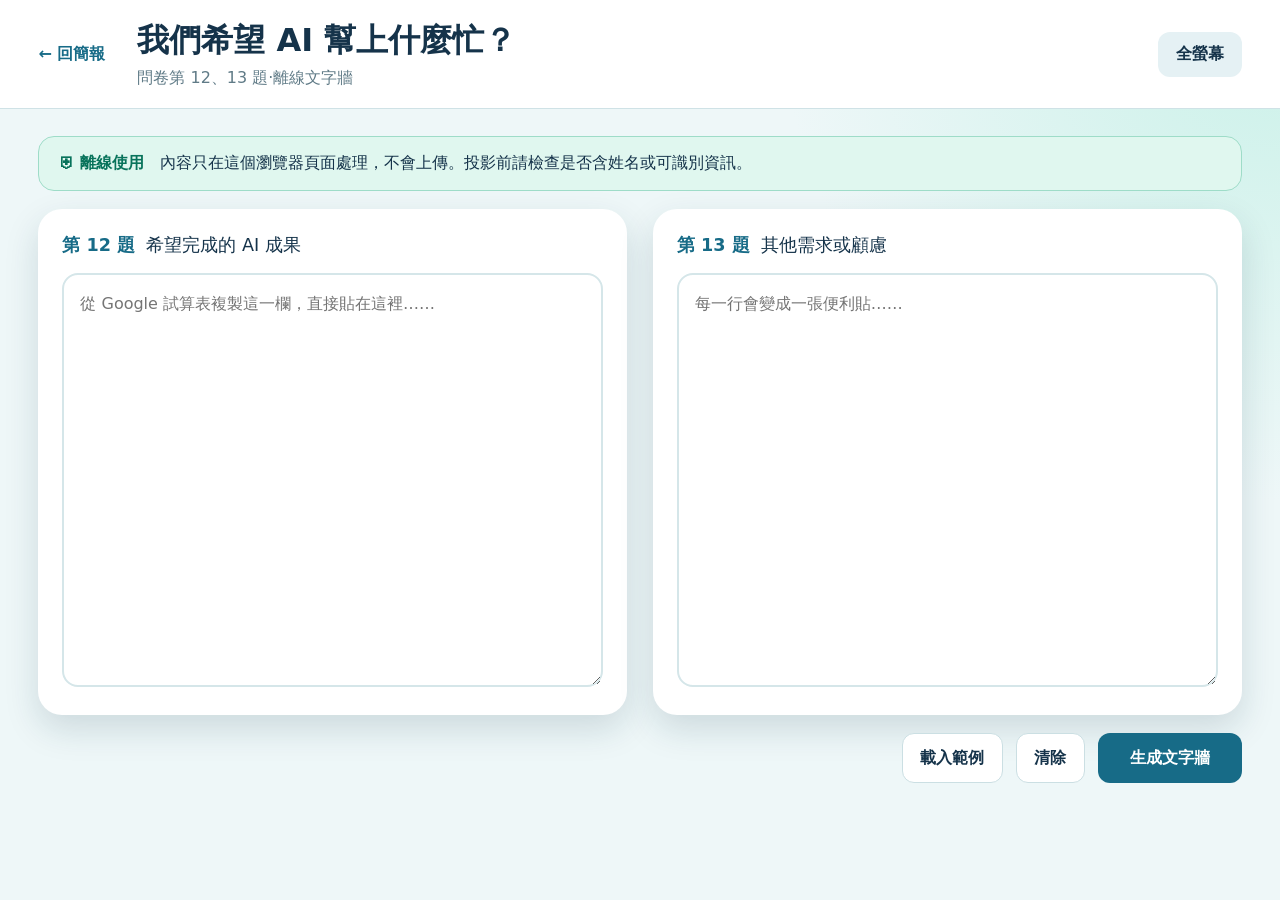
<file: 課程網頁工具包/wordwall.html>
<!doctype html>
<html lang="zh-Hant">
<head>
  <meta charset="utf-8" /><meta name="viewport" content="width=device-width,initial-scale=1" />
  <title>AI 學習期待文字牆</title><link rel="stylesheet" href="wordwall.css" />
</head>
<body>
  <header><a href="index.html">← 回簡報</a><div><h1>我們希望 AI 幫上什麼忙？</h1><p>問卷第 12、13 題·離線文字牆</p></div><button id="fullscreen">全螢幕</button></header>
  <main>
    <section class="editor" id="editor">
      <div class="privacy"><b>⛨ 離線使用</b><span>內容只在這個瀏覽器頁面處理，不會上傳。投影前請檢查是否含姓名或可識別資訊。</span></div>
      <div class="inputs">
        <label><span><b>第 12 題</b>希望完成的 AI 成果</span><textarea id="q12" placeholder="從 Google 試算表複製這一欄，直接貼在這裡……"></textarea></label>
        <label><span><b>第 13 題</b>其他需求或顧慮</span><textarea id="q13" placeholder="每一行會變成一張便利貼……"></textarea></label>
      </div>
      <div class="actions"><button id="sample" class="ghost">載入範例</button><button id="clear" class="ghost">清除</button><button id="build" class="primary">生成文字牆</button></div>
    </section>
    <section class="wall" id="wall" hidden>
      <div class="wall-top"><div class="legend">兩題分區顯示，方便逐題討論</div><div><button id="shuffle">重新排列</button><button id="edit">返回編輯</button><button id="print">列印／儲存 PDF</button></div></div>
      <div class="wall-columns">
        <section class="question-column hope-column">
          <div class="column-heading"><div><span class="question-tag">QUESTION 12</span><h2>我最希望用 AI 協助完成……</h2></div><span id="q12Count" class="count">0 則</span></div>
          <div id="q12Notes" class="notes"></div>
        </section>
        <section class="question-column concern-column">
          <div class="column-heading"><div><span class="question-tag">QUESTION 13</span><h2>我還希望學到、討論或獲得協助的是……</h2></div><span id="q13Count" class="count">0 則</span></div>
          <div id="q13Notes" class="notes"></div>
        </section>
      </div>
      <div id="empty" class="empty" hidden>還沒有可顯示的回答。</div>
    </section>
  </main>
  <script src="wordwall.js"></script>
</body></html>
</file>
<file: fifth-session-web/styles.css>
:root{
  --ink:#0b1f3a;--ink-2:#173b5f;--blue:#4285f4;--blue-2:#2467d4;--teal:#14b8a6;
  --yellow:#fabb05;--coral:#ea6a5a;--paper:#f5f9ff;--white:#fff;--muted:#60758a;
  --line:#d8e4ef;--shadow:0 22px 70px rgba(26,68,111,.14);--soft:0 10px 30px rgba(26,68,111,.10)
}
*{box-sizing:border-box}
html,body{width:100%;height:100%;margin:0}
body{font-family:"Noto Sans TC","Microsoft JhengHei",system-ui,sans-serif;color:var(--ink);background:#dfeafa;overflow:hidden}
button,a,input{font:inherit}
button,a{transition:transform .18s ease,background .18s ease,color .18s ease,border-color .18s ease}
button:focus-visible,a:focus-visible,input:focus-visible{outline:4px solid var(--yellow);outline-offset:3px}
.skip-link{position:fixed;left:1rem;top:-5rem;z-index:99;padding:.75rem 1rem;background:var(--ink);color:#fff;border-radius:.7rem}.skip-link:focus{top:1rem}
.ambient{position:fixed;border-radius:50%;filter:blur(16px);opacity:.45;pointer-events:none}.ambient-a{width:34vw;height:34vw;right:-13vw;top:-14vw;background:#bcd7ff}.ambient-b{width:25vw;height:25vw;left:-12vw;bottom:-12vw;background:#a5efe3}
.deck{position:relative;width:100%;height:100%}
.slide{position:absolute;inset:0;display:none;padding:9vh 7.5vw 13vh;overflow:auto;background:radial-gradient(circle at 92% 5%,rgba(66,133,244,.12),transparent 31%),linear-gradient(135deg,#fff 0%,var(--paper) 76%);isolation:isolate}
.slide::before{content:"";position:absolute;z-index:-1;top:0;left:0;width:100%;height:8px;background:linear-gradient(90deg,var(--blue),var(--teal),var(--yellow))}
.slide.active{display:block;animation:enter .32s ease both}
@keyframes enter{from{opacity:0;transform:translateX(18px)}to{opacity:1;transform:none}}
.eyebrow{margin:0 0 2.2vh;font-size:clamp(.95rem,1.25vw,1.18rem);font-weight:800;letter-spacing:.12em;color:var(--blue-2);text-transform:uppercase}
h1{margin:0;font-size:clamp(4rem,8.3vw,8.4rem);line-height:.96;letter-spacing:-.055em;font-weight:800}
h1 span{color:var(--blue)}
h2{max-width:1150px;margin:0 0 4vh;font-size:clamp(2.35rem,4.55vw,4.75rem);line-height:1.18;letter-spacing:-.04em;font-weight:800}
h3{margin:.45rem 0;font-size:clamp(1.2rem,1.8vw,1.85rem);line-height:1.3}
p{font-size:clamp(1rem,1.35vw,1.28rem);line-height:1.6}
.lead{max-width:820px;margin:3vh 0 0;font-size:clamp(1.35rem,2.1vw,2rem);line-height:1.55;color:var(--ink-2)}
.speaker-note{display:none;position:fixed;right:2vw;bottom:11vh;z-index:20;width:min(480px,92vw);padding:1rem 1.2rem;border-left:5px solid var(--yellow);background:rgba(11,31,58,.96);color:#fff;border-radius:14px;box-shadow:var(--shadow);font-size:1rem;line-height:1.5}.show-notes .slide.active .speaker-note{display:block}
.cover{padding-top:12vh;background:radial-gradient(circle at 75% 45%,rgba(20,184,166,.18),transparent 25%),radial-gradient(circle at 97% 0,rgba(66,133,244,.22),transparent 33%),linear-gradient(140deg,#fff,#f3f8ff)}
.cover-grid{display:grid;grid-template-columns:1.15fr .85fr;gap:4vw;align-items:center;height:72vh}
.cover-actions{display:flex;gap:1rem;margin-top:4vh;flex-wrap:wrap}
.button{display:inline-flex;align-items:center;gap:.6rem;padding:.9rem 1.3rem;border-radius:999px;text-decoration:none;font-weight:800}.button.primary{background:var(--blue);color:#fff;box-shadow:0 12px 30px rgba(66,133,244,.28)}.button.ghost{border:2px solid var(--line);background:#fff;color:var(--ink)}.button:hover{transform:translateY(-2px)}
.orbit{position:relative;width:min(35vw,520px);aspect-ratio:1;border:1px solid rgba(66,133,244,.2);border-radius:50%;background:radial-gradient(circle,#fff 0 31%,transparent 32%),conic-gradient(from 35deg,rgba(66,133,244,.14),rgba(20,184,166,.16),rgba(250,187,5,.16),rgba(66,133,244,.14));box-shadow:var(--shadow)}
.orbit::before,.orbit::after{content:"";position:absolute;border:1px dashed rgba(23,59,95,.23);border-radius:50%;inset:13%}.orbit::after{inset:27%}
.orbit-core{position:absolute;z-index:2;inset:38%;display:grid;place-items:center;border-radius:50%;background:linear-gradient(135deg,var(--blue),#7d5ce7);color:#fff;font-size:clamp(1.1rem,2vw,1.8rem);font-weight:800;box-shadow:0 15px 40px rgba(66,133,244,.32)}
.orbit-node{position:absolute;z-index:3;padding:.65rem 1rem;border-radius:999px;background:#fff;border:1px solid var(--line);font-weight:800;box-shadow:var(--soft)}.orbit .n1{left:4%;top:28%}.orbit .n2{right:3%;top:25%}.orbit .n3{right:-1%;bottom:27%}.orbit .n4{left:27%;bottom:0}.orbit .n5{left:-2%;bottom:30%}
.metric-grid{display:grid;grid-template-columns:repeat(3,1fr);gap:1.2rem}.metric-grid article{display:flex;align-items:baseline;gap:1rem;padding:1.4rem 1.6rem;background:#fff;border:1px solid var(--line);border-radius:20px;box-shadow:var(--soft)}.metric-grid strong{font-size:clamp(2.5rem,4.5vw,4.6rem);color:var(--blue);line-height:1}.metric-grid span{font-size:clamp(1.05rem,1.55vw,1.45rem);font-weight:800}
.bottom-callout{display:flex;align-items:center;gap:1rem;margin-top:3vh;padding:1rem 1.3rem;border-radius:18px;background:var(--ink);color:#fff}.bottom-callout p{margin:0}.glyph{display:grid;place-items:center;flex:0 0 46px;height:46px;border-radius:14px;background:var(--yellow);color:var(--ink);font-size:1.5rem;font-weight:900}
.outcome-grid{display:grid;grid-template-columns:repeat(3,1fr);gap:1.6rem}.outcome{position:relative;min-height:330px;padding:2rem;border-radius:26px;background:#fff;border:1px solid var(--line);box-shadow:var(--shadow);overflow:hidden}.outcome>span{position:absolute;right:1rem;top:.5rem;font-size:6rem;font-weight:900;color:rgba(11,31,58,.05)}.outcome::before{content:"";position:absolute;inset:0 0 auto;height:8px;background:var(--blue)}.outcome.teal::before{background:var(--teal)}.outcome.yellow::before{background:var(--yellow)}.outcome p{color:var(--muted)}.line-icon{display:grid;place-items:center;width:72px;height:72px;margin-bottom:2rem;border-radius:20px;background:#e8f1ff;color:var(--blue);font-size:2rem;font-weight:800}.teal .line-icon{background:#dff8f4;color:#0a8376}.yellow .line-icon{background:#fff5cc;color:#8a6400}
.workflow{display:grid;grid-template-columns:repeat(7,1fr);gap:1rem;margin:9vh 0 0;padding:0;list-style:none}.workflow li{position:relative;min-height:170px;padding:1.4rem .9rem;border-radius:22px;background:#fff;border:1px solid var(--line);box-shadow:var(--soft);text-align:center}.workflow li:not(:last-child)::after{content:"→";position:absolute;right:-1.05rem;top:43%;z-index:2;color:var(--blue);font-size:1.35rem;font-weight:900}.workflow b{display:grid;place-items:center;width:42px;height:42px;margin:0 auto 1rem;border-radius:50%;background:var(--blue);color:#fff}.workflow strong{display:block;font-size:1.18rem}.workflow small{display:block;margin-top:.5rem;color:var(--muted)}
.check-grid{display:grid;grid-template-columns:repeat(4,1fr);gap:1.3rem}.check-grid article{padding:1.7rem;background:#fff;border:1px solid var(--line);border-radius:22px;box-shadow:var(--soft)}.check-grid article>span{display:grid;place-items:center;width:42px;height:42px;border-radius:13px;background:var(--ink);color:#fff;font-weight:900}.check-grid p{margin-bottom:0;color:var(--muted)}.resource-row{display:flex;gap:1rem;margin-top:3vh;flex-wrap:wrap}.resource-chip{padding:.85rem 1.25rem;border-radius:999px;background:var(--blue);color:#fff;text-decoration:none;font-weight:800}.resource-chip.muted{background:#fff;border:2px solid var(--line);color:var(--ink)}
.section-slide{display:none;color:#fff;background:linear-gradient(135deg,var(--ink),var(--blue-2) 65%,var(--teal))}.section-slide.active{display:block}.section-slide::before{display:none}.section-slide .section-number{position:absolute;right:6vw;top:9vh;font-size:24vw;line-height:.8;font-weight:900;color:rgba(255,255,255,.07)}.section-slide .eyebrow{color:#a9d9ff;margin-top:13vh}.section-slide h2{max-width:1000px;font-size:clamp(3.2rem,6vw,6.4rem)}.service-strip,.source-stack{display:flex;gap:.8rem;flex-wrap:wrap}.service-strip span,.source-stack span{padding:.65rem 1rem;border:1px solid rgba(255,255,255,.35);border-radius:999px;background:rgba(255,255,255,.1);font-weight:800}.research-section{background:linear-gradient(135deg,#10233f,#185d8d 62%,#14b8a6)}.canvas-section{background:linear-gradient(135deg,#111b32,#3b4ca8 58%,#7b61d6)}
.hub-diagram{display:grid;grid-template-columns:repeat(3,1fr);gap:1.4rem;position:relative;padding-top:11rem}.hub-core{position:absolute;left:50%;top:0;transform:translateX(-50%);display:grid;place-items:center;width:145px;height:145px;border-radius:50%;background:linear-gradient(135deg,var(--blue),#7657d8);color:#fff;font-size:1.5rem;font-weight:800;box-shadow:0 18px 45px rgba(66,133,244,.32)}.hub-diagram article{padding:1.5rem;background:#fff;border:1px solid var(--line);border-radius:22px;text-align:center;box-shadow:var(--soft)}.hub-diagram b{display:block;font-size:1.45rem;color:var(--blue)}.hub-diagram span{display:block;margin-top:.4rem;color:var(--muted)}.warning-line,.safety-note{margin-top:3vh;padding:.85rem 1.1rem;border-left:6px solid var(--yellow);background:#fff8dc;font-weight:700}
.condition-flow{display:grid;grid-template-columns:1fr auto 1fr auto 1fr;gap:1rem;align-items:center}.condition-flow article{min-height:250px;padding:1.7rem;background:#fff;border:1px solid var(--line);border-radius:24px;box-shadow:var(--soft)}.condition-flow article span{color:var(--blue);font-weight:900;letter-spacing:.1em}.condition-flow i{font-size:2.2rem;color:var(--teal);font-style:normal;font-weight:900}.condition-flow p{color:var(--muted)}.fallback-banner{padding:.8rem 1.1rem;border-radius:14px;background:var(--ink);color:#fff;font-weight:700}
.traffic-grid{display:grid;grid-template-columns:repeat(3,1fr);gap:1.5rem}.traffic-grid article{min-height:300px;padding:2rem;background:#fff;border-radius:26px;border-top:10px solid;box-shadow:var(--shadow)}.traffic-grid article b{display:inline-block;padding:.45rem .75rem;border-radius:999px}.traffic-grid .green{border-color:#24a567}.traffic-grid .green b{background:#def7e9;color:#157245}.traffic-grid .yellow{border-color:#e5af1f}.traffic-grid .yellow b{background:#fff3c4;color:#795a00}.traffic-grid .red{border-color:var(--coral)}.traffic-grid .red b{background:#ffe5df;color:#a73c2f}.traffic-grid p{color:var(--muted)}
.formula-grid{display:grid;grid-template-columns:1fr auto 1fr auto 1fr auto 1fr;gap:.8rem;align-items:center}.formula-grid article{min-height:190px;padding:1.4rem;border-radius:22px;background:#fff;border:1px solid var(--line);box-shadow:var(--soft)}.formula-grid article b{font-size:1.35rem;color:var(--blue)}.formula-grid>span{font-size:1.8rem;color:var(--teal);font-weight:900}.micro-tip{margin-top:3vh;padding:1rem 1.25rem;border-radius:16px;background:#e8f2ff;color:var(--ink-2);font-weight:700}.micro-tip kbd{padding:.15rem .45rem;border-radius:7px;background:#fff;border:1px solid #9bb9da;box-shadow:0 2px 0 #9bb9da}
.demo-layout{display:grid;grid-template-columns:1fr 1fr;gap:2rem;align-items:stretch}.prompt-card{position:relative;padding:1.7rem;background:var(--ink);color:#fff;border-radius:24px;box-shadow:var(--shadow)}.prompt-card small{color:#8ee8db;font-weight:800;letter-spacing:.1em}.prompt-card p{margin:.6rem 0 0}.prompt-card.compact{display:flex;flex-direction:column;justify-content:center}.doc-preview{padding:1.5rem;background:#fff;border-radius:24px;border:1px solid var(--line);box-shadow:var(--soft)}.doc-top{display:flex;align-items:center;gap:.8rem;padding-bottom:1rem;border-bottom:1px solid var(--line)}.doc-top span{padding:.35rem .6rem;border-radius:8px;background:#e5edff;color:#2d5ab7;font-weight:900}.doc-preview dl{display:grid;grid-template-columns:100px 1fr;margin:1.2rem 0 0}.doc-preview dt,.doc-preview dd{margin:0;padding:.62rem .3rem;border-bottom:1px solid #edf2f7}.doc-preview dt{font-weight:800;color:var(--muted)}
.demo-prompt-layout{display:grid;grid-template-columns:.82fr 1.18fr;gap:1.5rem;align-items:stretch}.mail-timeline{display:grid;gap:1.1rem}.mail-timeline article{display:grid;grid-template-columns:110px 1fr;gap:1rem;align-items:center;padding:1.05rem 1.3rem;background:#fff;border:1px solid var(--line);border-radius:18px;box-shadow:var(--soft)}.mail-timeline time{font-size:1.45rem;font-weight:900;color:var(--blue)}.mail-timeline p{margin:.2rem 0;color:var(--muted)}.mail-timeline .latest{border:3px solid var(--teal);background:#f3fffc}.mail-timeline .latest time{color:#078477}.side-prompt{display:flex;flex-direction:column;justify-content:center}.side-prompt p{font-size:clamp(.92rem,1.12vw,1.06rem);line-height:1.55}.side-prompt .copy-button{align-self:flex-start;margin-top:1rem}
.resolution-layout{display:grid;grid-template-columns:1.35fr .65fr;gap:1.5rem;align-items:stretch}.compare-table{border-radius:22px;overflow:hidden;border:1px solid var(--line);box-shadow:var(--soft)}.compare-table .row{display:grid;grid-template-columns:1.05fr 1.2fr 1.35fr 1.2fr;min-height:64px;background:#fff;border-bottom:1px solid var(--line)}.compare-table .row:last-child{border-bottom:0}.compare-table .row>*{display:flex;align-items:center;padding:.8rem 1rem}.compare-table .head{background:var(--ink);color:#fff;font-weight:800}.compare-table em{font-style:normal;color:#087b70;font-weight:800}.compare-table em.pending{color:#b04335}
.two-stage{display:grid;grid-template-columns:1fr auto 1fr;gap:1.4rem;align-items:center}.two-stage article{padding:1.6rem 1.8rem;background:#fff;border:1px solid var(--line);border-radius:22px;box-shadow:var(--soft)}.two-stage article>span{color:var(--blue);font-weight:900;letter-spacing:.12em}.two-stage ul{line-height:1.8}.pause-symbol{display:grid;place-items:center;width:72px;height:72px;border-radius:50%;background:var(--yellow);font-size:1.45rem;font-weight:900}.prompt-inline{display:grid;grid-template-columns:1fr auto;gap:1rem;align-items:center;margin-top:2.5vh;padding:.9rem 1rem;border-radius:16px;background:var(--ink);color:#fff}.prompt-inline p{margin:0;font-size:clamp(.88rem,1.05vw,1rem);line-height:1.45}.prompt-inline button,.copy-button{border:0;border-radius:999px;background:var(--yellow);color:var(--ink);padding:.75rem 1rem;font-weight:900;cursor:pointer;white-space:nowrap}
.practice-board{display:grid;grid-template-columns:auto 1fr;gap:2rem;align-items:center;padding:1.8rem 2rem;border-radius:26px;background:#fff;border:1px solid var(--line);box-shadow:var(--shadow)}.practice-timer{display:grid;place-items:center;width:150px;height:150px;border-radius:50%;background:linear-gradient(135deg,var(--blue),var(--teal));color:#fff;font-size:4rem;font-weight:900;line-height:.8}.practice-timer small{display:block;font-size:.9rem;letter-spacing:.12em}.practice-board ol{margin:0;display:grid;gap:.75rem;font-size:clamp(1.05rem,1.45vw,1.35rem);line-height:1.5}.completion{margin-top:2.5vh;padding:1rem 1.25rem;border-radius:16px;background:#e2f7f2;color:#075e56;font-weight:800}.prompt-card.large{display:grid;grid-template-columns:1fr auto;gap:1.5rem;align-items:center}.prompt-card.large p{font-size:clamp(.92rem,1.22vw,1.15rem);line-height:1.65}.inspection-grid{display:grid;grid-template-columns:1fr 1fr;gap:1rem}.inspection-grid label,.parallel-tasks label{display:flex;align-items:center;gap:1rem;padding:1.2rem 1.4rem;border-radius:18px;background:#fff;border:1px solid var(--line);box-shadow:var(--soft);font-size:clamp(1.05rem,1.5vw,1.35rem);font-weight:700}.inspection-grid input,.parallel-tasks input{width:24px;height:24px;accent-color:var(--teal)}
.verify-path{display:grid;grid-template-columns:1fr auto 1fr auto 1fr;gap:1rem;align-items:center}.verify-path article{padding:1.8rem;background:#fff;border:1px solid var(--line);border-radius:24px;box-shadow:var(--soft);text-align:center}.verify-path article>span{display:grid;place-items:center;width:58px;height:58px;margin:0 auto 1rem;border-radius:18px;background:var(--blue);color:#fff;font-size:1.4rem;font-weight:900}.verify-path i{font-style:normal;color:var(--teal);font-size:2.4rem;font-weight:900}.verify-path p{color:var(--muted)}
.break-slide{text-align:center;background:radial-gradient(circle at 50% 35%,rgba(20,184,166,.2),transparent 32%),linear-gradient(135deg,#f4fbff,#fff)}.break-slide h2{max-width:none;margin-top:7vh;font-size:clamp(3.5rem,7vw,7rem)}.countdown{display:grid;justify-items:center;gap:1.2rem}.time-display{font-size:clamp(5rem,10vw,10rem);font-weight:900;line-height:1;color:var(--blue);font-variant-numeric:tabular-nums}.countdown button{border:0;border-radius:999px;padding:.75rem 1.2rem;margin:0 .3rem;background:var(--ink);color:#fff;cursor:pointer;font-weight:800}.countdown .timer-reset{background:#fff;color:var(--ink);border:2px solid var(--line)}
.source-stack{margin-top:5vh}.mode-compare{display:grid;grid-template-columns:1fr 1fr;gap:1.5rem}.mode-compare article{padding:2rem;background:#fff;border:1px solid var(--line);border-radius:26px;box-shadow:var(--soft)}.mode-compare article.featured{border:4px solid var(--teal);background:#f2fffc}.mode-compare small{color:var(--blue);font-weight:900;letter-spacing:.08em}.mode-compare ul{font-size:clamp(1.05rem,1.4vw,1.3rem);line-height:1.9}.question-refine{display:grid;gap:1rem;max-width:1100px}.bad-question,.good-question{padding:1.3rem 1.6rem;border-radius:20px;font-size:clamp(1.2rem,1.8vw,1.7rem);font-weight:800}.bad-question{background:#fff0ed;color:#9a4035}.good-question{background:#e3f8f3;color:#075e56}.refine-arrow{text-align:center;font-size:2rem;color:var(--teal)}.tags{display:flex;gap:.8rem;margin-top:2vh;flex-wrap:wrap}.tags span{padding:.55rem .85rem;border-radius:999px;background:#fff;border:1px solid var(--line);font-weight:700}
.source-selector{display:grid;grid-template-columns:repeat(3,1fr);gap:1.3rem}.source-selector article{padding:1.7rem;background:#fff;border:1px solid var(--line);border-radius:22px;box-shadow:var(--soft)}.source-selector article>span{display:grid;place-items:center;width:42px;height:42px;border-radius:13px;background:#edf3fb;color:var(--blue);font-weight:900}.source-selector .selected{border:3px solid var(--blue)}.source-selector .selected>span{background:var(--blue);color:#fff}.source-selector p{color:var(--muted)}.research-prompt{border-top:8px solid var(--teal)}
.plan-review{display:grid;grid-template-columns:1fr 1fr;gap:1.1rem}.plan-review article{display:grid;grid-template-columns:auto 1fr;column-gap:1rem;padding:1.2rem 1.4rem;background:#fff;border:1px solid var(--line);border-radius:20px;box-shadow:var(--soft)}.plan-review b{grid-row:1/3;display:grid;place-items:center;align-self:center;width:50px;height:50px;border-radius:16px;background:var(--blue);color:#fff}.plan-review h3,.plan-review p{margin:.1rem 0}.plan-review p{color:var(--muted)}
.evidence-table{border:1px solid var(--line);border-radius:22px;overflow:hidden;box-shadow:var(--soft)}.ev-head,.ev-row{display:grid;grid-template-columns:1.1fr 1.4fr 1.4fr 1.2fr 1.1fr}.ev-head{background:var(--ink);color:#fff;font-weight:800}.ev-head span,.ev-row span{padding:1rem;border-right:1px solid var(--line)}.ev-row{background:#fff;min-height:86px}.ev-row.faded{color:var(--muted);background:#f8fbff}.source-rule{display:inline-block;margin-top:2.5vh;padding:.75rem 1rem;border-radius:999px;background:var(--yellow);font-weight:900}
.parallel-layout{display:grid;grid-template-columns:.8fr 1.2fr;gap:2rem;align-items:center}.research-running{display:grid;justify-items:center;gap:.7rem;padding:2rem;background:var(--ink);color:#fff;border-radius:26px}.research-running small{color:#b8d5e9}.spinner{width:74px;height:74px;border:7px solid rgba(255,255,255,.2);border-top-color:var(--teal);border-radius:50%;animation:spin 1.2s linear infinite}@keyframes spin{to{transform:rotate(360deg)}}.parallel-tasks{display:grid;gap:.8rem}.summary-sheet{background:#fff;border:1px solid var(--line);border-radius:20px;box-shadow:var(--soft);overflow:hidden}.summary-sheet header{display:flex;justify-content:space-between;gap:1rem;padding:1rem 1.3rem;background:var(--ink);color:#fff}.summary-sheet header span{color:#b8d5e9}.summary-grid{display:grid;grid-template-columns:repeat(3,1fr);gap:1px;background:var(--line)}.summary-grid span{min-height:80px;padding:1rem;background:#fff;font-weight:800}.summary-grid .wide{grid-column:span 3;background:#fff9e4}.peer-review{display:grid;grid-template-columns:1fr auto 1fr;gap:1.5rem;align-items:center}.peer-review article{padding:2rem;border-radius:26px;background:#fff;border:1px solid var(--line);box-shadow:var(--soft);text-align:center}.peer-review article>span{display:grid;place-items:center;width:70px;height:70px;margin:0 auto 1rem;border-radius:50%;background:var(--blue);color:#fff;font-size:2rem;font-weight:900}.swap{font-size:3rem;color:var(--teal)}
.code-window{display:flex;align-items:center;gap:.5rem;margin-top:5vh;padding:1.4rem 1.6rem;border-radius:18px;background:rgba(0,0,0,.24);border:1px solid rgba(255,255,255,.18)}.code-window span{width:13px;height:13px;border-radius:50%;background:var(--coral)}.code-window span:nth-child(2){background:var(--yellow)}.code-window span:nth-child(3){background:var(--teal)}.code-window code{margin-left:1rem;color:#e5f4ff;font-size:1.2rem}.canvas-capabilities{display:grid;grid-template-columns:repeat(4,1fr);gap:1.1rem}.canvas-capabilities article{padding:1.5rem;background:#fff;border:1px solid var(--line);border-radius:22px;text-align:center;box-shadow:var(--soft)}.canvas-capabilities article>span{display:grid;place-items:center;width:58px;height:58px;margin:0 auto 1rem;border-radius:18px;background:#edf1ff;color:#4e5fc0;font-weight:900;font-size:1.2rem}.canvas-capabilities .focus{background:#f3f1ff;border:4px solid #7b61d6}.canvas-capabilities .focus p{color:#6b52c2;font-weight:900}.spec-grid{display:grid;grid-template-columns:repeat(3,1fr);gap:1.1rem}.spec-grid article{display:flex;align-items:center;gap:1rem;padding:1.25rem;background:#fff;border:1px solid var(--line);border-radius:18px;box-shadow:var(--soft)}.spec-grid b{display:grid;place-items:center;flex:0 0 54px;height:54px;border-radius:16px;background:#ebe7ff;color:#5c46b1}.spec-grid span{font-weight:700;color:var(--muted)}
.tool-wireframe{display:grid;grid-template-columns:1fr .9fr 1fr;gap:1rem}.tool-wireframe>div{min-height:250px;padding:1.3rem;border:2px solid var(--line);border-radius:18px;background:#fff}.tool-wireframe small{font-weight:900;color:var(--blue)}.tool-wireframe p{color:var(--muted)}.tool-wireframe mark{display:inline-block;margin:.25rem;padding:.25rem .4rem;border-radius:7px;background:#ffe7a5}.tool-wireframe button{border:0;border-radius:999px;padding:.6rem .85rem;background:#7b61d6;color:#fff;font-weight:800}.canvas-prompt{display:grid;grid-template-columns:1fr auto;gap:1.2rem;align-items:center;max-height:58vh;overflow:auto}.canvas-prompt p{font-size:clamp(.84rem,1.08vw,1rem);line-height:1.55}.iteration-loop{display:grid;grid-template-columns:repeat(6,1fr);gap:1rem;padding:0;list-style:none}.iteration-loop li{position:relative;padding:1.4rem .7rem;border-radius:20px;background:#fff;border:1px solid var(--line);box-shadow:var(--soft);text-align:center}.iteration-loop li:not(:last-child)::after{content:"→";position:absolute;right:-1.05rem;top:45%;color:#7b61d6;font-weight:900}.iteration-loop b{display:grid;place-items:center;width:42px;height:42px;margin:0 auto .8rem;border-radius:50%;background:#7b61d6;color:#fff}.iteration-loop span{font-weight:800}.test-matrix{display:grid;grid-template-columns:1fr 1fr;gap:1.1rem}.test-matrix article{display:grid;grid-template-columns:auto 1fr;column-gap:1rem;padding:1.25rem 1.4rem;border-radius:20px;background:#fff;border:1px solid var(--line);box-shadow:var(--soft)}.test-matrix article>span{grid-row:1/3;display:grid;place-items:center;width:54px;height:54px;border-radius:16px;background:#ebe7ff;color:#5c46b1;font-size:1.35rem;font-weight:900}.test-matrix h3,.test-matrix p{margin:.05rem 0}.test-matrix p{color:var(--muted)}.local-cloud{display:grid;grid-template-columns:1fr auto 1fr;gap:1.5rem;align-items:center}.local-cloud article{min-height:300px;padding:2rem;border-radius:26px;background:#fff;border:1px solid var(--line);box-shadow:var(--shadow)}.local-cloud article>span{display:inline-block;padding:.4rem .7rem;border-radius:999px;background:#def7ee;color:#08735f;font-weight:900}.local-cloud .cloud>span{background:#ffe2df;color:#a03c31}.local-cloud p{color:var(--muted)}.local-cloud strong{display:block;margin-top:1.3rem;color:#08735f}.local-cloud .cloud strong{color:#a03c31}.versus{font-weight:900;color:var(--blue);font-size:1.5rem}
.end-slide{color:#fff;background:radial-gradient(circle at 85% 18%,rgba(250,187,5,.22),transparent 25%),linear-gradient(135deg,#0b1f3a,#174b76 62%,#0d897d)}.end-slide::before{display:none}.end-slide .eyebrow{color:#9ceadd}.end-slide h2{max-width:1100px}.finish-grid{display:flex;gap:.8rem;flex-wrap:wrap}.finish-grid span{padding:.65rem .9rem;border:1px solid rgba(255,255,255,.28);border-radius:999px;background:rgba(255,255,255,.1);font-weight:800}.homework-card{display:grid;grid-template-columns:1fr auto;gap:1.5rem;align-items:center;margin-top:4vh;padding:1.4rem 1.6rem;border-radius:22px;background:#fff;color:var(--ink)}.homework-card small{color:var(--blue);font-weight:900}.homework-card h3{margin:.2rem 0}.homework-card p{margin:0;color:var(--muted)}.homework-card a{padding:.85rem 1.1rem;border-radius:999px;background:var(--yellow);color:var(--ink);text-decoration:none;font-weight:900;white-space:nowrap}
.topbar{position:fixed;z-index:30;left:0;right:0;top:0;display:flex;align-items:center;gap:1rem;height:56px;padding:0 2vw;background:rgba(255,255,255,.86);border-bottom:1px solid rgba(216,228,239,.8);backdrop-filter:blur(14px)}.brand{display:flex;align-items:center;gap:.65rem;text-decoration:none;color:var(--ink)}.brand>span{display:grid;place-items:center;width:30px;height:30px;border-radius:9px;background:linear-gradient(135deg,var(--blue),#7b61d6);color:#fff;font-weight:900}.brand b{font-size:.95rem}.section-name{margin-left:auto;color:var(--muted);font-weight:800}.notes-toggle{border:1px solid var(--line);border-radius:999px;background:#fff;color:var(--ink);padding:.4rem .75rem;cursor:pointer;font-size:.9rem;font-weight:800}.notes-toggle[aria-pressed="true"]{background:var(--ink);color:#fff}.progress-track{position:fixed;z-index:31;top:55px;left:0;right:0;height:4px;background:rgba(66,133,244,.1)}#progressBar{height:100%;width:0;background:linear-gradient(90deg,var(--blue),var(--teal),var(--yellow));transition:width .28s ease}
.controls{position:fixed;z-index:40;left:50%;bottom:2.3vh;transform:translateX(-50%);display:flex;align-items:center;gap:.45rem;padding:.5rem;border-radius:999px;background:rgba(255,255,255,.94);box-shadow:0 14px 45px rgba(11,31,58,.2);backdrop-filter:blur(14px)}.controls>button{min-width:46px;height:46px;border:0;border-radius:50%;background:transparent;color:var(--ink);cursor:pointer;font-weight:900}.controls>button:hover{background:#e7f0ff}.controls .menu-button{display:flex;align-items:center;justify-content:space-between;gap:1rem;min-width:min(350px,48vw);padding:0 1rem;border-radius:999px;background:#f1f6fd}.menu-button span{overflow:hidden;text-overflow:ellipsis;white-space:nowrap}.menu-button small{color:var(--muted);white-space:nowrap}.slide-menu{position:fixed;z-index:45;left:50%;bottom:10vh;transform:translateX(-50%);width:min(720px,92vw);max-height:72vh;overflow:auto;padding:.8rem;border:1px solid var(--line);border-radius:24px;background:rgba(255,255,255,.98);box-shadow:var(--shadow)}.slide-menu[hidden]{display:none}.menu-section{position:sticky;top:-.8rem;z-index:1;margin:.4rem 0;padding:.75rem .8rem .45rem;background:rgba(255,255,255,.97);color:var(--blue);font-size:.85rem;font-weight:900;letter-spacing:.08em}.slide-menu button{display:grid;grid-template-columns:46px 1fr;width:100%;gap:.7rem;padding:.75rem .8rem;border:0;border-radius:12px;background:transparent;text-align:left;color:var(--ink);cursor:pointer}.slide-menu button:hover,.slide-menu button.current{background:#eaf2ff}.slide-menu button span{color:var(--blue);font-weight:900}.slide-menu button b{font-weight:700}.toast{position:fixed;z-index:60;left:50%;bottom:11vh;transform:translate(-50%,18px);padding:.75rem 1rem;border-radius:999px;background:var(--ink);color:#fff;opacity:0;pointer-events:none;transition:.2s ease}.toast.show{opacity:1;transform:translate(-50%,0)}
@media(max-width:900px){
  body{overflow:auto}.slide{position:relative;display:none;min-height:100vh;padding:10vh 6vw 15vh}.slide.active{display:block}.cover-grid,.demo-layout,.demo-prompt-layout,.resolution-layout,.mode-compare,.parallel-layout,.local-cloud{grid-template-columns:1fr}.orbit{width:min(72vw,430px);margin:1rem auto 0}.metric-grid,.outcome-grid,.check-grid,.traffic-grid,.source-selector,.canvas-capabilities,.spec-grid{grid-template-columns:1fr 1fr}.workflow{grid-template-columns:1fr 1fr}.workflow li:not(:last-child)::after{display:none}.condition-flow,.formula-grid,.verify-path{grid-template-columns:1fr}.condition-flow i,.formula-grid>span,.verify-path i{text-align:center;transform:rotate(90deg)}.compare-table{overflow:auto}.compare-table .row{min-width:760px}.two-stage,.peer-review{grid-template-columns:1fr}.pause-symbol,.swap{margin:auto;transform:rotate(90deg)}.prompt-card.large,.canvas-prompt,.prompt-inline,.homework-card{grid-template-columns:1fr}.inspection-grid,.plan-review,.test-matrix{grid-template-columns:1fr}.practice-board{grid-template-columns:1fr}.practice-timer{margin:auto}.ev-head,.ev-row{min-width:860px}.evidence-table{overflow:auto}.summary-grid{grid-template-columns:1fr 1fr}.summary-grid .wide{grid-column:span 2}.tool-wireframe{grid-template-columns:1fr}.iteration-loop{grid-template-columns:repeat(3,1fr)}.iteration-loop li:not(:last-child)::after{display:none}.versus{text-align:center}.brand b{display:none}.section-name{font-size:.85rem}.notes-toggle{display:none}
}
@media(max-width:620px){
  h2{font-size:2.35rem}.slide{padding-left:5vw;padding-right:5vw}.orbit{display:none}.metric-grid,.outcome-grid,.check-grid,.traffic-grid,.source-selector,.canvas-capabilities,.spec-grid,.workflow{grid-template-columns:1fr}.outcome{min-height:250px}.formula-grid{grid-template-columns:1fr}.resource-row{display:grid}.resource-chip{text-align:center}.mail-timeline article{grid-template-columns:1fr}.inspection-grid{grid-template-columns:1fr}.summary-grid{grid-template-columns:1fr}.summary-grid .wide{grid-column:span 1}.iteration-loop{grid-template-columns:1fr 1fr}.controls{width:94vw;justify-content:center}.controls .menu-button{min-width:0;flex:1}.topbar{padding:0 4vw}.section-name{display:none}
}
@media print{
  body{overflow:visible;background:#fff}.ambient,.topbar,.controls,.progress-track,.slide-menu,.toast{display:none!important}.deck{height:auto}.slide{display:block!important;position:relative;width:100%;height:100vh;page-break-after:always;overflow:hidden;padding-top:7vh}.speaker-note{display:none!important}
}
/* Third session: Gemini Notebook to Canvas */
.third-cover {
  background:
    radial-gradient(circle at 82% 16%, rgba(139, 92, 246, 0.22), transparent 28%),
    radial-gradient(circle at 18% 82%, rgba(20, 184, 166, 0.2), transparent 30%),
    linear-gradient(145deg, #07172d 0%, #0b1f3a 55%, #12284a 100%);
}

.third-cover .title-accent { color: #c4b5fd; }
.violet { color: #8b5cf6; }

.bridge-grid,
.time-plan,
.source-selector.four,
.audience-grid,
.canvas-choices,
.share-grid {
  display: grid;
  gap: 1rem;
}

.bridge-grid { grid-template-columns: 1fr auto 1fr; align-items: stretch; }
.bridge-focus {
  display: grid;
  place-items: center;
  min-width: 12rem;
  padding: 1rem 1.25rem;
  border-radius: 1.25rem;
  background: linear-gradient(135deg, #8b5cf6, #5b21b6);
  color: #fff;
  text-align: center;
  font-weight: 800;
}

.outcome-grid.two { grid-template-columns: repeat(2, minmax(0, 1fr)); }
.outcome.violet { border-top: 0.35rem solid #8b5cf6; }
.time-plan { grid-template-columns: 2fr 1fr; }

.notebook-section {
  background:
    radial-gradient(circle at 86% 18%, rgba(66, 133, 244, 0.2), transparent 28%),
    linear-gradient(145deg, #07172d, #102b52);
}

.source-demo,
.plan-map,
.six-box,
.web-wireframe,
.dashboard-demo,
.parent-page,
.checklist-demo {
  display: grid;
  gap: 0.8rem;
}

.source-demo { grid-template-columns: minmax(0, 1.15fr) minmax(0, 0.85fr); align-items: center; }
.pdf-shot {
  width: 100%;
  max-height: 50vh;
  object-fit: contain;
  border: 1px solid rgba(148, 163, 184, 0.45);
  border-radius: 0.85rem;
  background: #fff;
  box-shadow: 0 1rem 2.2rem rgba(15, 23, 42, 0.18);
}

.step-list {
  counter-reset: steps;
  display: grid;
  gap: 0.7rem;
  padding: 0;
  margin: 0;
  list-style: none;
}
.step-list li {
  counter-increment: steps;
  display: grid;
  grid-template-columns: 2.2rem 1fr;
  align-items: start;
  gap: 0.7rem;
  padding: 0.75rem 0.9rem;
  border-radius: 0.85rem;
  background: rgba(255, 255, 255, 0.9);
  border: 1px solid rgba(148, 163, 184, 0.28);
}
.step-list li::before {
  content: counter(steps);
  display: grid;
  place-items: center;
  width: 2rem;
  height: 2rem;
  border-radius: 999px;
  background: #4285f4;
  color: #fff;
  font-weight: 900;
}

.plan-map { grid-template-columns: repeat(4, minmax(0, 1fr)); }
.plan-map > *, .six-box > *, .canvas-choices > *, .audience-grid > *, .share-grid > * {
  border-radius: 1rem;
  background: rgba(255,255,255,.92);
  border: 1px solid rgba(148,163,184,.3);
  padding: 1rem;
}
.traffic-grid.compact { gap: 0.65rem; }
.audience-grid { grid-template-columns: repeat(3, minmax(0, 1fr)); }
.source-selector.four { grid-template-columns: repeat(4, minmax(0, 1fr)); }
.report-section { border-left: 0.4rem solid #14b8a6; }
.topic-cloud { display: flex; flex-wrap: wrap; gap: 0.65rem; justify-content: center; }
.topic-cloud span {
  padding: 0.65rem 1rem;
  border-radius: 999px;
  background: #eef2ff;
  border: 1px solid #c7d2fe;
  color: #3730a3;
  font-weight: 800;
}
.six-box { grid-template-columns: repeat(3, minmax(0, 1fr)); }
.report-prompt, .scroll-prompt { max-height: 48vh; overflow: auto; }

.checkpoint-slide {
  background:
    radial-gradient(circle at 18% 20%, rgba(250, 187, 5, .24), transparent 27%),
    linear-gradient(145deg, #07172d, #102b52);
}
.checkpoint-list { display: grid; gap: 0.7rem; }
.checkpoint-list > * {
  padding: 0.8rem 1rem;
  border-radius: 0.85rem;
  background: rgba(255,255,255,.1);
  border: 1px solid rgba(255,255,255,.16);
}

.integration-diagram {
  display: grid;
  grid-template-columns: 1fr auto 1fr auto 1fr;
  gap: 0.7rem;
  align-items: center;
}
.sync-mark {
  display: grid;
  place-items: center;
  width: 3rem;
  height: 3rem;
  border-radius: 999px;
  background: #8b5cf6;
  color: #fff;
  font-size: 1.4rem;
  font-weight: 900;
}
.fallback-route { display: grid; grid-template-columns: 1fr auto 1fr; gap: 1rem; align-items: center; }
.canvas-choices { grid-template-columns: repeat(3, minmax(0, 1fr)); }
.web-wireframe { grid-template-columns: repeat(3, minmax(0, 1fr)); }
.web-wireframe .wide { grid-column: 1 / -1; }
.parent-page { grid-template-columns: 1.1fr 0.9fr; }
.checklist-demo { grid-template-columns: repeat(3, minmax(0, 1fr)); }
.dashboard-demo { grid-template-columns: 1fr 1.2fr; align-items: stretch; }
.bars { display: flex; align-items: end; justify-content: space-around; min-height: 11rem; gap: 0.6rem; }
.bars span {
  width: 2.4rem;
  min-height: 2rem;
  border-radius: 0.55rem 0.55rem 0 0;
  background: linear-gradient(180deg, #8b5cf6, #4285f4);
}
.iteration-loop.four { grid-template-columns: repeat(4, minmax(0, 1fr)); }
.compact-tests { font-size: 0.92em; }
.quota-formula {
  display: grid;
  place-items: center;
  padding: 1.1rem;
  border-radius: 1rem;
  background: #f5f3ff;
  color: #5b21b6;
  font-size: clamp(1.2rem, 2.2vw, 2rem);
  font-weight: 900;
}
.share-grid { grid-template-columns: repeat(3, minmax(0, 1fr)); }

@media (max-width: 980px) {
  .bridge-grid,
  .time-plan,
  .source-demo,
  .parent-page,
  .dashboard-demo,
  .fallback-route { grid-template-columns: 1fr; }
  .bridge-focus { min-width: 0; }
  .plan-map,
  .source-selector.four,
  .integration-diagram { grid-template-columns: repeat(2, minmax(0, 1fr)); }
  .sync-mark { display: none; }
}

@media (max-width: 700px) {
  .outcome-grid.two,
  .plan-map,
  .six-box,
  .audience-grid,
  .source-selector.four,
  .canvas-choices,
  .web-wireframe,
  .checklist-demo,
  .iteration-loop.four,
  .share-grid,
  .integration-diagram { grid-template-columns: 1fr; }
  .web-wireframe .wide { grid-column: auto; }
  .pdf-shot { max-height: 34vh; }
}

/* 2026-10-09 revisions */
.backup-list{margin:.8rem 0 0;padding-left:1.3rem;display:grid;gap:.45rem;font-size:clamp(1rem,1.35vw,1.28rem);line-height:1.55}
.update-tag{display:inline-flex;align-items:center;gap:.6rem;margin:-2vh 0 0;padding:.45rem .9rem .45rem .5rem;border-radius:999px;background:#eef3ff;color:var(--ink-2);font-size:clamp(.9rem,1.1vw,1.05rem);font-weight:700}
.update-tag span{padding:.15rem .55rem;border-radius:999px;background:var(--blue);color:#fff;font-size:.78em;font-weight:900;letter-spacing:.08em}
.workflow.export-flow{grid-template-columns:repeat(4,1fr);gap:1.6rem;margin-top:6vh}
.workflow.export-flow li{min-height:200px;padding:1.8rem 1.2rem}
.workflow.export-flow li:not(:last-child)::after{right:-1.35rem}
.workflow.export-flow strong{font-size:clamp(1.2rem,1.6vw,1.5rem)}
.workflow.export-flow small{font-size:clamp(.92rem,1.1vw,1.05rem);line-height:1.5}
.workflow.export-flow li:nth-child(2){border-color:#9cc0ff;background:linear-gradient(180deg,#fff,#f1f6ff)}

.checkpoint-slide{color:var(--ink);background:radial-gradient(circle at 88% 12%,rgba(250,187,5,.18),transparent 28%),radial-gradient(circle at 8% 92%,rgba(20,184,166,.12),transparent 30%),linear-gradient(135deg,#fff 0%,var(--paper) 76%)}
.checkpoint-slide h2{color:var(--ink)}
.checkpoint-list{grid-template-columns:repeat(3,minmax(0,1fr));gap:1rem}
.checkpoint-list>*{display:flex;align-items:center;gap:.9rem;padding:1.15rem 1.3rem;border-radius:18px;background:#fff;border:1px solid var(--line);box-shadow:var(--soft);color:var(--ink);font-size:clamp(1.05rem,1.45vw,1.35rem);font-weight:800}
.checkpoint-list>*::before{content:"✓";display:grid;place-items:center;flex:0 0 34px;height:34px;border-radius:50%;background:var(--teal);color:#fff;font-weight:900}
.checkpoint-slide .bottom-callout{margin-top:4vh;background:#fff7dc;color:var(--ink);border:1px solid #f5d77a}
.checkpoint-slide .bottom-callout .glyph{flex-basis:64px;width:64px;font-size:1.25rem}

.bonus-layout{display:grid;grid-template-columns:minmax(0,.9fr) minmax(0,1.1fr);gap:2.4rem;align-items:center}
.studio-shot{margin:0;padding:1rem;border-radius:24px;background:#fff;border:1px solid var(--line);box-shadow:var(--shadow)}
.studio-shot img{display:block;width:100%;max-height:46vh;object-fit:contain;border-radius:14px}
.studio-shot figcaption{margin-top:.6rem;text-align:center;color:var(--muted);font-size:.95rem}
.bonus-cases{display:grid;gap:1.2rem}
.bonus-cases article{padding:1.5rem 1.7rem;border-radius:22px;background:#fff;border:1px solid var(--line);box-shadow:var(--soft);border-left:8px solid var(--case,#4285f4)}
.bonus-cases article>span{color:var(--case,#4285f4);font-weight:900;letter-spacing:.08em}
.bonus-cases p{margin:.3rem 0 0;color:var(--ink-2)}
.case-slides{--case:#d14fa0}.case-table{--case:#2f6fe4}
.bonus-prompts{display:grid;grid-template-columns:1fr 1fr;gap:1.6rem;align-items:stretch}
.bonus-prompts .prompt-card{display:flex;flex-direction:column;gap:1rem;max-height:none;border-top:6px solid var(--case)}
.bonus-prompts .prompt-card small{color:#fff;opacity:.85}
.bonus-prompts .prompt-card p{flex:1;font-size:clamp(.95rem,1.2vw,1.12rem);line-height:1.7}
.bonus-prompts .copy-button{align-self:flex-start}
@media (max-width:900px){.checkpoint-list,.bonus-layout,.bonus-prompts,.workflow.export-flow{grid-template-columns:1fr}.workflow.export-flow li::after{display:none}}
.bonus-title{font-size:clamp(1.9rem,3.3vw,3.4rem);margin-bottom:3.5vh}
.studio-shot img{max-height:42vh}
.export-prompt{margin-top:4vh;padding:1.1rem 1.3rem}.export-prompt p{font-size:clamp(1.05rem,1.45vw,1.35rem)}

/* 第四堂新增 */
.agenda{display:grid;grid-template-columns:repeat(auto-fit,minmax(150px,1fr));gap:12px;margin:18px 0}
.agenda div{background:#fff;border:1px solid #d9d4ee;border-radius:16px;padding:14px 16px;display:flex;flex-direction:column;gap:4px}
.agenda b{font-size:1.9rem;color:#7b61d6}
.agenda .w{border-color:#14b8a6;background:#e8faf7}.agenda .w b{color:#0f766e}
.agenda .r{background:#f4f1ff}
.pair-cards{display:grid;grid-template-columns:1fr 1fr;gap:1.4rem;align-items:stretch;margin:1.2rem 0}
.pair-cards article{padding:1.6rem 1.8rem;background:#fff;border:1px solid var(--line);border-radius:22px;box-shadow:var(--soft)}
@media (max-width:900px){.pair-cards{grid-template-columns:1fr}}
.outcome-grid.five{grid-template-columns:repeat(5,1fr);gap:1rem}
.outcome-grid.five .outcome{min-height:240px;padding:1.4rem}
.outcome-grid.five .outcome h3{font-size:1.25rem}
@media (max-width:1100px){.outcome-grid.five{grid-template-columns:1fr 1fr}}

.orbit-core span{text-align:center;line-height:1.2}

/* 第五堂封面 */
.warm-cover {
  background: radial-gradient(ellipse at 85% 22%, #ffd6ad 0%, transparent 44%),
    linear-gradient(145deg, #fffaf2 10%, #fff0df 78%, #fbe0c9);
}
.warm-cover .cover-grid { height: auto; min-height: 68vh; }
.warm-cover h1 {
  color: #361d14;
  font-size: clamp(3.1rem, 6.3vw, 7rem);
  line-height: 1.06;
}
.warm-cover h1 span, .warm-cover .eyebrow { color: #9e3a18; }
.warm-cover .lead { color: #54372b; }
.warm-cover .resource-chip { background: #9b3718; color: #fff; }
.warm-cover .resource-chip:hover { background: #75270f; }
.warm-cover .orbit {
  border-color: #d48c62;
  background: radial-gradient(circle, #fff8ed 0 31%, transparent 32%),
    conic-gradient(from 35deg, #ffce9c, #f9b78d, #f6d3af, #ffce9c);
  box-shadow: 0 18px 48px #9a421929;
}
.warm-cover .orbit::before, .warm-cover .orbit::after { border-color: #974a2f55; }
.warm-cover .orbit-core {
  background: #9b3718;
  color: #fff;
  box-shadow: 0 12px 28px #9a421943;
}
.warm-cover .orbit-node {
  background: #fff9f0;
  color: #482518;
  border-color: #e3af8a;
}
@media (max-width: 700px) {
  .warm-cover .cover-grid { min-height: 0; }
  .warm-cover h1 { font-size: clamp(2.75rem, 10vw, 4.4rem); }
}
.section-slide .lead { color: #e8f2ff; }
.faq-prep{display:grid;grid-template-columns:minmax(0,1fr) minmax(0,1.25fr);gap:1.2rem;margin:1rem 0}
.faq-prep article{padding:1rem 1.3rem;border:1px solid var(--line);border-radius:18px;background:#fff;box-shadow:var(--soft)}
.faq-prep h3{margin:.2rem 0 .4rem;font-size:clamp(1rem,1.4vw,1.25rem)}
.faq-prep h3:not(:first-child){margin-top:.9rem}
.faq-prep ul{margin:0;padding-left:1.2rem;line-height:1.6}
.faq-prep p{margin:0;line-height:1.55}
.faq-fields{display:flex;flex-wrap:wrap;gap:.4rem}
.faq-fields span{padding:.25rem .7rem;border-radius:999px;background:#e8f2ff;font-weight:800}
.faq-example{border:1px solid var(--line);border-radius:16px;overflow:auto;box-shadow:var(--soft)}
.faq-row{display:grid;grid-template-columns:.6fr 1.3fr 1.7fr 1.2fr .9fr;min-width:720px;background:#fff}
.faq-row span{padding:.6rem .8rem;border-top:1px solid var(--line)}
.faq-head span{background:var(--ink);color:#fff;font-weight:800;border-top:0}
@media (max-width:760px){.faq-prep{grid-template-columns:minmax(0,1fr)}.faq-example{max-width:100%}}
.faq-prep,.faq-example{min-width:0;max-width:100%;width:100%;box-sizing:border-box}
</file>
<file: fourth-session-web/styles.css>
:root{
  --ink:#0b1f3a;--ink-2:#173b5f;--blue:#4285f4;--blue-2:#2467d4;--teal:#14b8a6;
  --yellow:#fabb05;--coral:#ea6a5a;--paper:#f5f9ff;--white:#fff;--muted:#60758a;
  --line:#d8e4ef;--shadow:0 22px 70px rgba(26,68,111,.14);--soft:0 10px 30px rgba(26,68,111,.10)
}
*{box-sizing:border-box}
html,body{width:100%;height:100%;margin:0}
body{font-family:"Noto Sans TC","Microsoft JhengHei",system-ui,sans-serif;color:var(--ink);background:#dfeafa;overflow:hidden}
button,a,input{font:inherit}
button,a{transition:transform .18s ease,background .18s ease,color .18s ease,border-color .18s ease}
button:focus-visible,a:focus-visible,input:focus-visible{outline:4px solid var(--yellow);outline-offset:3px}
.skip-link{position:fixed;left:1rem;top:-5rem;z-index:99;padding:.75rem 1rem;background:var(--ink);color:#fff;border-radius:.7rem}.skip-link:focus{top:1rem}
.ambient{position:fixed;border-radius:50%;filter:blur(16px);opacity:.45;pointer-events:none}.ambient-a{width:34vw;height:34vw;right:-13vw;top:-14vw;background:#bcd7ff}.ambient-b{width:25vw;height:25vw;left:-12vw;bottom:-12vw;background:#a5efe3}
.deck{position:relative;width:100%;height:100%}
.slide{position:absolute;inset:0;display:none;padding:9vh 7.5vw 13vh;overflow:auto;background:radial-gradient(circle at 92% 5%,rgba(66,133,244,.12),transparent 31%),linear-gradient(135deg,#fff 0%,var(--paper) 76%);isolation:isolate}
.slide::before{content:"";position:absolute;z-index:-1;top:0;left:0;width:100%;height:8px;background:linear-gradient(90deg,var(--blue),var(--teal),var(--yellow))}
.slide.active{display:block;animation:enter .32s ease both}
@keyframes enter{from{opacity:0;transform:translateX(18px)}to{opacity:1;transform:none}}
.eyebrow{margin:0 0 2.2vh;font-size:clamp(.95rem,1.25vw,1.18rem);font-weight:800;letter-spacing:.12em;color:var(--blue-2);text-transform:uppercase}
h1{margin:0;font-size:clamp(4rem,8.3vw,8.4rem);line-height:.96;letter-spacing:-.055em;font-weight:800}
h1 span{color:var(--blue)}
h2{max-width:1150px;margin:0 0 4vh;font-size:clamp(2.35rem,4.55vw,4.75rem);line-height:1.18;letter-spacing:-.04em;font-weight:800}
h3{margin:.45rem 0;font-size:clamp(1.2rem,1.8vw,1.85rem);line-height:1.3}
p{font-size:clamp(1rem,1.35vw,1.28rem);line-height:1.6}
.lead{max-width:820px;margin:3vh 0 0;font-size:clamp(1.35rem,2.1vw,2rem);line-height:1.55;color:var(--ink-2)}
.speaker-note{display:none;position:fixed;right:2vw;bottom:11vh;z-index:20;width:min(480px,92vw);padding:1rem 1.2rem;border-left:5px solid var(--yellow);background:rgba(11,31,58,.96);color:#fff;border-radius:14px;box-shadow:var(--shadow);font-size:1rem;line-height:1.5}.show-notes .slide.active .speaker-note{display:block}
.cover{padding-top:12vh;background:radial-gradient(circle at 75% 45%,rgba(20,184,166,.18),transparent 25%),radial-gradient(circle at 97% 0,rgba(66,133,244,.22),transparent 33%),linear-gradient(140deg,#fff,#f3f8ff)}
.cover-grid{display:grid;grid-template-columns:1.15fr .85fr;gap:4vw;align-items:center;height:72vh}
.cover-actions{display:flex;gap:1rem;margin-top:4vh;flex-wrap:wrap}
.button{display:inline-flex;align-items:center;gap:.6rem;padding:.9rem 1.3rem;border-radius:999px;text-decoration:none;font-weight:800}.button.primary{background:var(--blue);color:#fff;box-shadow:0 12px 30px rgba(66,133,244,.28)}.button.ghost{border:2px solid var(--line);background:#fff;color:var(--ink)}.button:hover{transform:translateY(-2px)}
.orbit{position:relative;width:min(35vw,520px);aspect-ratio:1;border:1px solid rgba(66,133,244,.2);border-radius:50%;background:radial-gradient(circle,#fff 0 31%,transparent 32%),conic-gradient(from 35deg,rgba(66,133,244,.14),rgba(20,184,166,.16),rgba(250,187,5,.16),rgba(66,133,244,.14));box-shadow:var(--shadow)}
.orbit::before,.orbit::after{content:"";position:absolute;border:1px dashed rgba(23,59,95,.23);border-radius:50%;inset:13%}.orbit::after{inset:27%}
.orbit-core{position:absolute;z-index:2;inset:38%;display:grid;place-items:center;border-radius:50%;background:linear-gradient(135deg,var(--blue),#7d5ce7);color:#fff;font-size:clamp(1.1rem,2vw,1.8rem);font-weight:800;box-shadow:0 15px 40px rgba(66,133,244,.32)}
.orbit-node{position:absolute;z-index:3;padding:.65rem 1rem;border-radius:999px;background:#fff;border:1px solid var(--line);font-weight:800;box-shadow:var(--soft)}.orbit .n1{left:4%;top:28%}.orbit .n2{right:3%;top:25%}.orbit .n3{right:-1%;bottom:27%}.orbit .n4{left:27%;bottom:0}.orbit .n5{left:-2%;bottom:30%}
.metric-grid{display:grid;grid-template-columns:repeat(3,1fr);gap:1.2rem}.metric-grid article{display:flex;align-items:baseline;gap:1rem;padding:1.4rem 1.6rem;background:#fff;border:1px solid var(--line);border-radius:20px;box-shadow:var(--soft)}.metric-grid strong{font-size:clamp(2.5rem,4.5vw,4.6rem);color:var(--blue);line-height:1}.metric-grid span{font-size:clamp(1.05rem,1.55vw,1.45rem);font-weight:800}
.bottom-callout{display:flex;align-items:center;gap:1rem;margin-top:3vh;padding:1rem 1.3rem;border-radius:18px;background:var(--ink);color:#fff}.bottom-callout p{margin:0}.glyph{display:grid;place-items:center;flex:0 0 46px;height:46px;border-radius:14px;background:var(--yellow);color:var(--ink);font-size:1.5rem;font-weight:900}
.outcome-grid{display:grid;grid-template-columns:repeat(3,1fr);gap:1.6rem}.outcome{position:relative;min-height:330px;padding:2rem;border-radius:26px;background:#fff;border:1px solid var(--line);box-shadow:var(--shadow);overflow:hidden}.outcome>span{position:absolute;right:1rem;top:.5rem;font-size:6rem;font-weight:900;color:rgba(11,31,58,.05)}.outcome::before{content:"";position:absolute;inset:0 0 auto;height:8px;background:var(--blue)}.outcome.teal::before{background:var(--teal)}.outcome.yellow::before{background:var(--yellow)}.outcome p{color:var(--muted)}.line-icon{display:grid;place-items:center;width:72px;height:72px;margin-bottom:2rem;border-radius:20px;background:#e8f1ff;color:var(--blue);font-size:2rem;font-weight:800}.teal .line-icon{background:#dff8f4;color:#0a8376}.yellow .line-icon{background:#fff5cc;color:#8a6400}
.workflow{display:grid;grid-template-columns:repeat(7,1fr);gap:1rem;margin:9vh 0 0;padding:0;list-style:none}.workflow li{position:relative;min-height:170px;padding:1.4rem .9rem;border-radius:22px;background:#fff;border:1px solid var(--line);box-shadow:var(--soft);text-align:center}.workflow li:not(:last-child)::after{content:"→";position:absolute;right:-1.05rem;top:43%;z-index:2;color:var(--blue);font-size:1.35rem;font-weight:900}.workflow b{display:grid;place-items:center;width:42px;height:42px;margin:0 auto 1rem;border-radius:50%;background:var(--blue);color:#fff}.workflow strong{display:block;font-size:1.18rem}.workflow small{display:block;margin-top:.5rem;color:var(--muted)}
.check-grid{display:grid;grid-template-columns:repeat(4,1fr);gap:1.3rem}.check-grid article{padding:1.7rem;background:#fff;border:1px solid var(--line);border-radius:22px;box-shadow:var(--soft)}.check-grid article>span{display:grid;place-items:center;width:42px;height:42px;border-radius:13px;background:var(--ink);color:#fff;font-weight:900}.check-grid p{margin-bottom:0;color:var(--muted)}.resource-row{display:flex;gap:1rem;margin-top:3vh;flex-wrap:wrap}.resource-chip{padding:.85rem 1.25rem;border-radius:999px;background:var(--blue);color:#fff;text-decoration:none;font-weight:800}.resource-chip.muted{background:#fff;border:2px solid var(--line);color:var(--ink)}
.section-slide{display:none;color:#fff;background:linear-gradient(135deg,var(--ink),var(--blue-2) 65%,var(--teal))}.section-slide.active{display:block}.section-slide::before{display:none}.section-slide .section-number{position:absolute;right:6vw;top:9vh;font-size:24vw;line-height:.8;font-weight:900;color:rgba(255,255,255,.07)}.section-slide .eyebrow{color:#a9d9ff;margin-top:13vh}.section-slide h2{max-width:1000px;font-size:clamp(3.2rem,6vw,6.4rem)}.service-strip,.source-stack{display:flex;gap:.8rem;flex-wrap:wrap}.service-strip span,.source-stack span{padding:.65rem 1rem;border:1px solid rgba(255,255,255,.35);border-radius:999px;background:rgba(255,255,255,.1);font-weight:800}.research-section{background:linear-gradient(135deg,#10233f,#185d8d 62%,#14b8a6)}.canvas-section{background:linear-gradient(135deg,#111b32,#3b4ca8 58%,#7b61d6)}
.hub-diagram{display:grid;grid-template-columns:repeat(3,1fr);gap:1.4rem;position:relative;padding-top:11rem}.hub-core{position:absolute;left:50%;top:0;transform:translateX(-50%);display:grid;place-items:center;width:145px;height:145px;border-radius:50%;background:linear-gradient(135deg,var(--blue),#7657d8);color:#fff;font-size:1.5rem;font-weight:800;box-shadow:0 18px 45px rgba(66,133,244,.32)}.hub-diagram article{padding:1.5rem;background:#fff;border:1px solid var(--line);border-radius:22px;text-align:center;box-shadow:var(--soft)}.hub-diagram b{display:block;font-size:1.45rem;color:var(--blue)}.hub-diagram span{display:block;margin-top:.4rem;color:var(--muted)}.warning-line,.safety-note{margin-top:3vh;padding:.85rem 1.1rem;border-left:6px solid var(--yellow);background:#fff8dc;font-weight:700}
.condition-flow{display:grid;grid-template-columns:1fr auto 1fr auto 1fr;gap:1rem;align-items:center}.condition-flow article{min-height:250px;padding:1.7rem;background:#fff;border:1px solid var(--line);border-radius:24px;box-shadow:var(--soft)}.condition-flow article span{color:var(--blue);font-weight:900;letter-spacing:.1em}.condition-flow i{font-size:2.2rem;color:var(--teal);font-style:normal;font-weight:900}.condition-flow p{color:var(--muted)}.fallback-banner{padding:.8rem 1.1rem;border-radius:14px;background:var(--ink);color:#fff;font-weight:700}
.traffic-grid{display:grid;grid-template-columns:repeat(3,1fr);gap:1.5rem}.traffic-grid article{min-height:300px;padding:2rem;background:#fff;border-radius:26px;border-top:10px solid;box-shadow:var(--shadow)}.traffic-grid article b{display:inline-block;padding:.45rem .75rem;border-radius:999px}.traffic-grid .green{border-color:#24a567}.traffic-grid .green b{background:#def7e9;color:#157245}.traffic-grid .yellow{border-color:#e5af1f}.traffic-grid .yellow b{background:#fff3c4;color:#795a00}.traffic-grid .red{border-color:var(--coral)}.traffic-grid .red b{background:#ffe5df;color:#a73c2f}.traffic-grid p{color:var(--muted)}
.formula-grid{display:grid;grid-template-columns:1fr auto 1fr auto 1fr auto 1fr;gap:.8rem;align-items:center}.formula-grid article{min-height:190px;padding:1.4rem;border-radius:22px;background:#fff;border:1px solid var(--line);box-shadow:var(--soft)}.formula-grid article b{font-size:1.35rem;color:var(--blue)}.formula-grid>span{font-size:1.8rem;color:var(--teal);font-weight:900}.micro-tip{margin-top:3vh;padding:1rem 1.25rem;border-radius:16px;background:#e8f2ff;color:var(--ink-2);font-weight:700}.micro-tip kbd{padding:.15rem .45rem;border-radius:7px;background:#fff;border:1px solid #9bb9da;box-shadow:0 2px 0 #9bb9da}
.demo-layout{display:grid;grid-template-columns:1fr 1fr;gap:2rem;align-items:stretch}.prompt-card{position:relative;padding:1.7rem;background:var(--ink);color:#fff;border-radius:24px;box-shadow:var(--shadow)}.prompt-card small{color:#8ee8db;font-weight:800;letter-spacing:.1em}.prompt-card p{margin:.6rem 0 0}.prompt-card.compact{display:flex;flex-direction:column;justify-content:center}.doc-preview{padding:1.5rem;background:#fff;border-radius:24px;border:1px solid var(--line);box-shadow:var(--soft)}.doc-top{display:flex;align-items:center;gap:.8rem;padding-bottom:1rem;border-bottom:1px solid var(--line)}.doc-top span{padding:.35rem .6rem;border-radius:8px;background:#e5edff;color:#2d5ab7;font-weight:900}.doc-preview dl{display:grid;grid-template-columns:100px 1fr;margin:1.2rem 0 0}.doc-preview dt,.doc-preview dd{margin:0;padding:.62rem .3rem;border-bottom:1px solid #edf2f7}.doc-preview dt{font-weight:800;color:var(--muted)}
.demo-prompt-layout{display:grid;grid-template-columns:.82fr 1.18fr;gap:1.5rem;align-items:stretch}.mail-timeline{display:grid;gap:1.1rem}.mail-timeline article{display:grid;grid-template-columns:110px 1fr;gap:1rem;align-items:center;padding:1.05rem 1.3rem;background:#fff;border:1px solid var(--line);border-radius:18px;box-shadow:var(--soft)}.mail-timeline time{font-size:1.45rem;font-weight:900;color:var(--blue)}.mail-timeline p{margin:.2rem 0;color:var(--muted)}.mail-timeline .latest{border:3px solid var(--teal);background:#f3fffc}.mail-timeline .latest time{color:#078477}.side-prompt{display:flex;flex-direction:column;justify-content:center}.side-prompt p{font-size:clamp(.92rem,1.12vw,1.06rem);line-height:1.55}.side-prompt .copy-button{align-self:flex-start;margin-top:1rem}
.resolution-layout{display:grid;grid-template-columns:1.35fr .65fr;gap:1.5rem;align-items:stretch}.compare-table{border-radius:22px;overflow:hidden;border:1px solid var(--line);box-shadow:var(--soft)}.compare-table .row{display:grid;grid-template-columns:1.05fr 1.2fr 1.35fr 1.2fr;min-height:64px;background:#fff;border-bottom:1px solid var(--line)}.compare-table .row:last-child{border-bottom:0}.compare-table .row>*{display:flex;align-items:center;padding:.8rem 1rem}.compare-table .head{background:var(--ink);color:#fff;font-weight:800}.compare-table em{font-style:normal;color:#087b70;font-weight:800}.compare-table em.pending{color:#b04335}
.two-stage{display:grid;grid-template-columns:1fr auto 1fr;gap:1.4rem;align-items:center}.two-stage article{padding:1.6rem 1.8rem;background:#fff;border:1px solid var(--line);border-radius:22px;box-shadow:var(--soft)}.two-stage article>span{color:var(--blue);font-weight:900;letter-spacing:.12em}.two-stage ul{line-height:1.8}.pause-symbol{display:grid;place-items:center;width:72px;height:72px;border-radius:50%;background:var(--yellow);font-size:1.45rem;font-weight:900}.prompt-inline{display:grid;grid-template-columns:1fr auto;gap:1rem;align-items:center;margin-top:2.5vh;padding:.9rem 1rem;border-radius:16px;background:var(--ink);color:#fff}.prompt-inline p{margin:0;font-size:clamp(.88rem,1.05vw,1rem);line-height:1.45}.prompt-inline button,.copy-button{border:0;border-radius:999px;background:var(--yellow);color:var(--ink);padding:.75rem 1rem;font-weight:900;cursor:pointer;white-space:nowrap}
.practice-board{display:grid;grid-template-columns:auto 1fr;gap:2rem;align-items:center;padding:1.8rem 2rem;border-radius:26px;background:#fff;border:1px solid var(--line);box-shadow:var(--shadow)}.practice-timer{display:grid;place-items:center;width:150px;height:150px;border-radius:50%;background:linear-gradient(135deg,var(--blue),var(--teal));color:#fff;font-size:4rem;font-weight:900;line-height:.8}.practice-timer small{display:block;font-size:.9rem;letter-spacing:.12em}.practice-board ol{margin:0;display:grid;gap:.75rem;font-size:clamp(1.05rem,1.45vw,1.35rem);line-height:1.5}.completion{margin-top:2.5vh;padding:1rem 1.25rem;border-radius:16px;background:#e2f7f2;color:#075e56;font-weight:800}.prompt-card.large{display:grid;grid-template-columns:1fr auto;gap:1.5rem;align-items:center}.prompt-card.large p{font-size:clamp(.92rem,1.22vw,1.15rem);line-height:1.65}.inspection-grid{display:grid;grid-template-columns:1fr 1fr;gap:1rem}.inspection-grid label,.parallel-tasks label{display:flex;align-items:center;gap:1rem;padding:1.2rem 1.4rem;border-radius:18px;background:#fff;border:1px solid var(--line);box-shadow:var(--soft);font-size:clamp(1.05rem,1.5vw,1.35rem);font-weight:700}.inspection-grid input,.parallel-tasks input{width:24px;height:24px;accent-color:var(--teal)}
.verify-path{display:grid;grid-template-columns:1fr auto 1fr auto 1fr;gap:1rem;align-items:center}.verify-path article{padding:1.8rem;background:#fff;border:1px solid var(--line);border-radius:24px;box-shadow:var(--soft);text-align:center}.verify-path article>span{display:grid;place-items:center;width:58px;height:58px;margin:0 auto 1rem;border-radius:18px;background:var(--blue);color:#fff;font-size:1.4rem;font-weight:900}.verify-path i{font-style:normal;color:var(--teal);font-size:2.4rem;font-weight:900}.verify-path p{color:var(--muted)}
.break-slide{text-align:center;background:radial-gradient(circle at 50% 35%,rgba(20,184,166,.2),transparent 32%),linear-gradient(135deg,#f4fbff,#fff)}.break-slide h2{max-width:none;margin-top:7vh;font-size:clamp(3.5rem,7vw,7rem)}.countdown{display:grid;justify-items:center;gap:1.2rem}.time-display{font-size:clamp(5rem,10vw,10rem);font-weight:900;line-height:1;color:var(--blue);font-variant-numeric:tabular-nums}.countdown button{border:0;border-radius:999px;padding:.75rem 1.2rem;margin:0 .3rem;background:var(--ink);color:#fff;cursor:pointer;font-weight:800}.countdown .timer-reset{background:#fff;color:var(--ink);border:2px solid var(--line)}
.source-stack{margin-top:5vh}.mode-compare{display:grid;grid-template-columns:1fr 1fr;gap:1.5rem}.mode-compare article{padding:2rem;background:#fff;border:1px solid var(--line);border-radius:26px;box-shadow:var(--soft)}.mode-compare article.featured{border:4px solid var(--teal);background:#f2fffc}.mode-compare small{color:var(--blue);font-weight:900;letter-spacing:.08em}.mode-compare ul{font-size:clamp(1.05rem,1.4vw,1.3rem);line-height:1.9}.question-refine{display:grid;gap:1rem;max-width:1100px}.bad-question,.good-question{padding:1.3rem 1.6rem;border-radius:20px;font-size:clamp(1.2rem,1.8vw,1.7rem);font-weight:800}.bad-question{background:#fff0ed;color:#9a4035}.good-question{background:#e3f8f3;color:#075e56}.refine-arrow{text-align:center;font-size:2rem;color:var(--teal)}.tags{display:flex;gap:.8rem;margin-top:2vh;flex-wrap:wrap}.tags span{padding:.55rem .85rem;border-radius:999px;background:#fff;border:1px solid var(--line);font-weight:700}
.source-selector{display:grid;grid-template-columns:repeat(3,1fr);gap:1.3rem}.source-selector article{padding:1.7rem;background:#fff;border:1px solid var(--line);border-radius:22px;box-shadow:var(--soft)}.source-selector article>span{display:grid;place-items:center;width:42px;height:42px;border-radius:13px;background:#edf3fb;color:var(--blue);font-weight:900}.source-selector .selected{border:3px solid var(--blue)}.source-selector .selected>span{background:var(--blue);color:#fff}.source-selector p{color:var(--muted)}.research-prompt{border-top:8px solid var(--teal)}
.plan-review{display:grid;grid-template-columns:1fr 1fr;gap:1.1rem}.plan-review article{display:grid;grid-template-columns:auto 1fr;column-gap:1rem;padding:1.2rem 1.4rem;background:#fff;border:1px solid var(--line);border-radius:20px;box-shadow:var(--soft)}.plan-review b{grid-row:1/3;display:grid;place-items:center;align-self:center;width:50px;height:50px;border-radius:16px;background:var(--blue);color:#fff}.plan-review h3,.plan-review p{margin:.1rem 0}.plan-review p{color:var(--muted)}
.evidence-table{border:1px solid var(--line);border-radius:22px;overflow:hidden;box-shadow:var(--soft)}.ev-head,.ev-row{display:grid;grid-template-columns:1.1fr 1.4fr 1.4fr 1.2fr 1.1fr}.ev-head{background:var(--ink);color:#fff;font-weight:800}.ev-head span,.ev-row span{padding:1rem;border-right:1px solid var(--line)}.ev-row{background:#fff;min-height:86px}.ev-row.faded{color:var(--muted);background:#f8fbff}.source-rule{display:inline-block;margin-top:2.5vh;padding:.75rem 1rem;border-radius:999px;background:var(--yellow);font-weight:900}
.parallel-layout{display:grid;grid-template-columns:.8fr 1.2fr;gap:2rem;align-items:center}.research-running{display:grid;justify-items:center;gap:.7rem;padding:2rem;background:var(--ink);color:#fff;border-radius:26px}.research-running small{color:#b8d5e9}.spinner{width:74px;height:74px;border:7px solid rgba(255,255,255,.2);border-top-color:var(--teal);border-radius:50%;animation:spin 1.2s linear infinite}@keyframes spin{to{transform:rotate(360deg)}}.parallel-tasks{display:grid;gap:.8rem}.summary-sheet{background:#fff;border:1px solid var(--line);border-radius:20px;box-shadow:var(--soft);overflow:hidden}.summary-sheet header{display:flex;justify-content:space-between;gap:1rem;padding:1rem 1.3rem;background:var(--ink);color:#fff}.summary-sheet header span{color:#b8d5e9}.summary-grid{display:grid;grid-template-columns:repeat(3,1fr);gap:1px;background:var(--line)}.summary-grid span{min-height:80px;padding:1rem;background:#fff;font-weight:800}.summary-grid .wide{grid-column:span 3;background:#fff9e4}.peer-review{display:grid;grid-template-columns:1fr auto 1fr;gap:1.5rem;align-items:center}.peer-review article{padding:2rem;border-radius:26px;background:#fff;border:1px solid var(--line);box-shadow:var(--soft);text-align:center}.peer-review article>span{display:grid;place-items:center;width:70px;height:70px;margin:0 auto 1rem;border-radius:50%;background:var(--blue);color:#fff;font-size:2rem;font-weight:900}.swap{font-size:3rem;color:var(--teal)}
.code-window{display:flex;align-items:center;gap:.5rem;margin-top:5vh;padding:1.4rem 1.6rem;border-radius:18px;background:rgba(0,0,0,.24);border:1px solid rgba(255,255,255,.18)}.code-window span{width:13px;height:13px;border-radius:50%;background:var(--coral)}.code-window span:nth-child(2){background:var(--yellow)}.code-window span:nth-child(3){background:var(--teal)}.code-window code{margin-left:1rem;color:#e5f4ff;font-size:1.2rem}.canvas-capabilities{display:grid;grid-template-columns:repeat(4,1fr);gap:1.1rem}.canvas-capabilities article{padding:1.5rem;background:#fff;border:1px solid var(--line);border-radius:22px;text-align:center;box-shadow:var(--soft)}.canvas-capabilities article>span{display:grid;place-items:center;width:58px;height:58px;margin:0 auto 1rem;border-radius:18px;background:#edf1ff;color:#4e5fc0;font-weight:900;font-size:1.2rem}.canvas-capabilities .focus{background:#f3f1ff;border:4px solid #7b61d6}.canvas-capabilities .focus p{color:#6b52c2;font-weight:900}.spec-grid{display:grid;grid-template-columns:repeat(3,1fr);gap:1.1rem}.spec-grid article{display:flex;align-items:center;gap:1rem;padding:1.25rem;background:#fff;border:1px solid var(--line);border-radius:18px;box-shadow:var(--soft)}.spec-grid b{display:grid;place-items:center;flex:0 0 54px;height:54px;border-radius:16px;background:#ebe7ff;color:#5c46b1}.spec-grid span{font-weight:700;color:var(--muted)}
.tool-wireframe{display:grid;grid-template-columns:1fr .9fr 1fr;gap:1rem}.tool-wireframe>div{min-height:250px;padding:1.3rem;border:2px solid var(--line);border-radius:18px;background:#fff}.tool-wireframe small{font-weight:900;color:var(--blue)}.tool-wireframe p{color:var(--muted)}.tool-wireframe mark{display:inline-block;margin:.25rem;padding:.25rem .4rem;border-radius:7px;background:#ffe7a5}.tool-wireframe button{border:0;border-radius:999px;padding:.6rem .85rem;background:#7b61d6;color:#fff;font-weight:800}.canvas-prompt{display:grid;grid-template-columns:1fr auto;gap:1.2rem;align-items:center;max-height:58vh;overflow:auto}.canvas-prompt p{font-size:clamp(.84rem,1.08vw,1rem);line-height:1.55}.iteration-loop{display:grid;grid-template-columns:repeat(6,1fr);gap:1rem;padding:0;list-style:none}.iteration-loop li{position:relative;padding:1.4rem .7rem;border-radius:20px;background:#fff;border:1px solid var(--line);box-shadow:var(--soft);text-align:center}.iteration-loop li:not(:last-child)::after{content:"→";position:absolute;right:-1.05rem;top:45%;color:#7b61d6;font-weight:900}.iteration-loop b{display:grid;place-items:center;width:42px;height:42px;margin:0 auto .8rem;border-radius:50%;background:#7b61d6;color:#fff}.iteration-loop span{font-weight:800}.test-matrix{display:grid;grid-template-columns:1fr 1fr;gap:1.1rem}.test-matrix article{display:grid;grid-template-columns:auto 1fr;column-gap:1rem;padding:1.25rem 1.4rem;border-radius:20px;background:#fff;border:1px solid var(--line);box-shadow:var(--soft)}.test-matrix article>span{grid-row:1/3;display:grid;place-items:center;width:54px;height:54px;border-radius:16px;background:#ebe7ff;color:#5c46b1;font-size:1.35rem;font-weight:900}.test-matrix h3,.test-matrix p{margin:.05rem 0}.test-matrix p{color:var(--muted)}.local-cloud{display:grid;grid-template-columns:1fr auto 1fr;gap:1.5rem;align-items:center}.local-cloud article{min-height:300px;padding:2rem;border-radius:26px;background:#fff;border:1px solid var(--line);box-shadow:var(--shadow)}.local-cloud article>span{display:inline-block;padding:.4rem .7rem;border-radius:999px;background:#def7ee;color:#08735f;font-weight:900}.local-cloud .cloud>span{background:#ffe2df;color:#a03c31}.local-cloud p{color:var(--muted)}.local-cloud strong{display:block;margin-top:1.3rem;color:#08735f}.local-cloud .cloud strong{color:#a03c31}.versus{font-weight:900;color:var(--blue);font-size:1.5rem}
.end-slide{color:#fff;background:radial-gradient(circle at 85% 18%,rgba(250,187,5,.22),transparent 25%),linear-gradient(135deg,#0b1f3a,#174b76 62%,#0d897d)}.end-slide::before{display:none}.end-slide .eyebrow{color:#9ceadd}.end-slide h2{max-width:1100px}.finish-grid{display:flex;gap:.8rem;flex-wrap:wrap}.finish-grid span{padding:.65rem .9rem;border:1px solid rgba(255,255,255,.28);border-radius:999px;background:rgba(255,255,255,.1);font-weight:800}.homework-card{display:grid;grid-template-columns:1fr auto;gap:1.5rem;align-items:center;margin-top:4vh;padding:1.4rem 1.6rem;border-radius:22px;background:#fff;color:var(--ink)}.homework-card small{color:var(--blue);font-weight:900}.homework-card h3{margin:.2rem 0}.homework-card p{margin:0;color:var(--muted)}.homework-card a{padding:.85rem 1.1rem;border-radius:999px;background:var(--yellow);color:var(--ink);text-decoration:none;font-weight:900;white-space:nowrap}
.topbar{position:fixed;z-index:30;left:0;right:0;top:0;display:flex;align-items:center;gap:1rem;height:56px;padding:0 2vw;background:rgba(255,255,255,.86);border-bottom:1px solid rgba(216,228,239,.8);backdrop-filter:blur(14px)}.brand{display:flex;align-items:center;gap:.65rem;text-decoration:none;color:var(--ink)}.brand>span{display:grid;place-items:center;width:30px;height:30px;border-radius:9px;background:linear-gradient(135deg,var(--blue),#7b61d6);color:#fff;font-weight:900}.brand b{font-size:.95rem}.section-name{margin-left:auto;color:var(--muted);font-weight:800}.notes-toggle{border:1px solid var(--line);border-radius:999px;background:#fff;color:var(--ink);padding:.4rem .75rem;cursor:pointer;font-size:.9rem;font-weight:800}.notes-toggle[aria-pressed="true"]{background:var(--ink);color:#fff}.progress-track{position:fixed;z-index:31;top:55px;left:0;right:0;height:4px;background:rgba(66,133,244,.1)}#progressBar{height:100%;width:0;background:linear-gradient(90deg,var(--blue),var(--teal),var(--yellow));transition:width .28s ease}
.controls{position:fixed;z-index:40;left:50%;bottom:2.3vh;transform:translateX(-50%);display:flex;align-items:center;gap:.45rem;padding:.5rem;border-radius:999px;background:rgba(255,255,255,.94);box-shadow:0 14px 45px rgba(11,31,58,.2);backdrop-filter:blur(14px)}.controls>button{min-width:46px;height:46px;border:0;border-radius:50%;background:transparent;color:var(--ink);cursor:pointer;font-weight:900}.controls>button:hover{background:#e7f0ff}.controls .menu-button{display:flex;align-items:center;justify-content:space-between;gap:1rem;min-width:min(350px,48vw);padding:0 1rem;border-radius:999px;background:#f1f6fd}.menu-button span{overflow:hidden;text-overflow:ellipsis;white-space:nowrap}.menu-button small{color:var(--muted);white-space:nowrap}.slide-menu{position:fixed;z-index:45;left:50%;bottom:10vh;transform:translateX(-50%);width:min(720px,92vw);max-height:72vh;overflow:auto;padding:.8rem;border:1px solid var(--line);border-radius:24px;background:rgba(255,255,255,.98);box-shadow:var(--shadow)}.slide-menu[hidden]{display:none}.menu-section{position:sticky;top:-.8rem;z-index:1;margin:.4rem 0;padding:.75rem .8rem .45rem;background:rgba(255,255,255,.97);color:var(--blue);font-size:.85rem;font-weight:900;letter-spacing:.08em}.slide-menu button{display:grid;grid-template-columns:46px 1fr;width:100%;gap:.7rem;padding:.75rem .8rem;border:0;border-radius:12px;background:transparent;text-align:left;color:var(--ink);cursor:pointer}.slide-menu button:hover,.slide-menu button.current{background:#eaf2ff}.slide-menu button span{color:var(--blue);font-weight:900}.slide-menu button b{font-weight:700}.toast{position:fixed;z-index:60;left:50%;bottom:11vh;transform:translate(-50%,18px);padding:.75rem 1rem;border-radius:999px;background:var(--ink);color:#fff;opacity:0;pointer-events:none;transition:.2s ease}.toast.show{opacity:1;transform:translate(-50%,0)}
@media(max-width:900px){
  body{overflow:auto}.slide{position:relative;display:none;min-height:100vh;padding:10vh 6vw 15vh}.slide.active{display:block}.cover-grid,.demo-layout,.demo-prompt-layout,.resolution-layout,.mode-compare,.parallel-layout,.local-cloud{grid-template-columns:1fr}.orbit{width:min(72vw,430px);margin:1rem auto 0}.metric-grid,.outcome-grid,.check-grid,.traffic-grid,.source-selector,.canvas-capabilities,.spec-grid{grid-template-columns:1fr 1fr}.workflow{grid-template-columns:1fr 1fr}.workflow li:not(:last-child)::after{display:none}.condition-flow,.formula-grid,.verify-path{grid-template-columns:1fr}.condition-flow i,.formula-grid>span,.verify-path i{text-align:center;transform:rotate(90deg)}.compare-table{overflow:auto}.compare-table .row{min-width:760px}.two-stage,.peer-review{grid-template-columns:1fr}.pause-symbol,.swap{margin:auto;transform:rotate(90deg)}.prompt-card.large,.canvas-prompt,.prompt-inline,.homework-card{grid-template-columns:1fr}.inspection-grid,.plan-review,.test-matrix{grid-template-columns:1fr}.practice-board{grid-template-columns:1fr}.practice-timer{margin:auto}.ev-head,.ev-row{min-width:860px}.evidence-table{overflow:auto}.summary-grid{grid-template-columns:1fr 1fr}.summary-grid .wide{grid-column:span 2}.tool-wireframe{grid-template-columns:1fr}.iteration-loop{grid-template-columns:repeat(3,1fr)}.iteration-loop li:not(:last-child)::after{display:none}.versus{text-align:center}.brand b{display:none}.section-name{font-size:.85rem}.notes-toggle{display:none}
}
@media(max-width:620px){
  h2{font-size:2.35rem}.slide{padding-left:5vw;padding-right:5vw}.orbit{display:none}.metric-grid,.outcome-grid,.check-grid,.traffic-grid,.source-selector,.canvas-capabilities,.spec-grid,.workflow{grid-template-columns:1fr}.outcome{min-height:250px}.formula-grid{grid-template-columns:1fr}.resource-row{display:grid}.resource-chip{text-align:center}.mail-timeline article{grid-template-columns:1fr}.inspection-grid{grid-template-columns:1fr}.summary-grid{grid-template-columns:1fr}.summary-grid .wide{grid-column:span 1}.iteration-loop{grid-template-columns:1fr 1fr}.controls{width:94vw;justify-content:center}.controls .menu-button{min-width:0;flex:1}.topbar{padding:0 4vw}.section-name{display:none}
}
@media print{
  body{overflow:visible;background:#fff}.ambient,.topbar,.controls,.progress-track,.slide-menu,.toast{display:none!important}.deck{height:auto}.slide{display:block!important;position:relative;width:100%;height:100vh;page-break-after:always;overflow:hidden;padding-top:7vh}.speaker-note{display:none!important}
}
/* Third session: Gemini Notebook to Canvas */
.third-cover {
  background:
    radial-gradient(circle at 82% 16%, rgba(139, 92, 246, 0.22), transparent 28%),
    radial-gradient(circle at 18% 82%, rgba(20, 184, 166, 0.2), transparent 30%),
    linear-gradient(145deg, #07172d 0%, #0b1f3a 55%, #12284a 100%);
}

.third-cover .title-accent { color: #c4b5fd; }
.violet { color: #8b5cf6; }

.bridge-grid,
.time-plan,
.source-selector.four,
.audience-grid,
.canvas-choices,
.share-grid {
  display: grid;
  gap: 1rem;
}

.bridge-grid { grid-template-columns: 1fr auto 1fr; align-items: stretch; }
.bridge-focus {
  display: grid;
  place-items: center;
  min-width: 12rem;
  padding: 1rem 1.25rem;
  border-radius: 1.25rem;
  background: linear-gradient(135deg, #8b5cf6, #5b21b6);
  color: #fff;
  text-align: center;
  font-weight: 800;
}

.outcome-grid.two { grid-template-columns: repeat(2, minmax(0, 1fr)); }
.outcome.violet { border-top: 0.35rem solid #8b5cf6; }
.time-plan { grid-template-columns: 2fr 1fr; }

.notebook-section {
  background:
    radial-gradient(circle at 86% 18%, rgba(66, 133, 244, 0.2), transparent 28%),
    linear-gradient(145deg, #07172d, #102b52);
}

.source-demo,
.plan-map,
.six-box,
.web-wireframe,
.dashboard-demo,
.parent-page,
.checklist-demo {
  display: grid;
  gap: 0.8rem;
}

.source-demo { grid-template-columns: minmax(0, 1.15fr) minmax(0, 0.85fr); align-items: center; }
.pdf-shot {
  width: 100%;
  max-height: 50vh;
  object-fit: contain;
  border: 1px solid rgba(148, 163, 184, 0.45);
  border-radius: 0.85rem;
  background: #fff;
  box-shadow: 0 1rem 2.2rem rgba(15, 23, 42, 0.18);
}

.step-list {
  counter-reset: steps;
  display: grid;
  gap: 0.7rem;
  padding: 0;
  margin: 0;
  list-style: none;
}
.step-list li {
  counter-increment: steps;
  display: grid;
  grid-template-columns: 2.2rem 1fr;
  align-items: start;
  gap: 0.7rem;
  padding: 0.75rem 0.9rem;
  border-radius: 0.85rem;
  background: rgba(255, 255, 255, 0.9);
  border: 1px solid rgba(148, 163, 184, 0.28);
}
.step-list li::before {
  content: counter(steps);
  display: grid;
  place-items: center;
  width: 2rem;
  height: 2rem;
  border-radius: 999px;
  background: #4285f4;
  color: #fff;
  font-weight: 900;
}

.plan-map { grid-template-columns: repeat(4, minmax(0, 1fr)); }
.plan-map > *, .six-box > *, .canvas-choices > *, .audience-grid > *, .share-grid > * {
  border-radius: 1rem;
  background: rgba(255,255,255,.92);
  border: 1px solid rgba(148,163,184,.3);
  padding: 1rem;
}
.traffic-grid.compact { gap: 0.65rem; }
.audience-grid { grid-template-columns: repeat(3, minmax(0, 1fr)); }
.source-selector.four { grid-template-columns: repeat(4, minmax(0, 1fr)); }
.report-section { border-left: 0.4rem solid #14b8a6; }
.topic-cloud { display: flex; flex-wrap: wrap; gap: 0.65rem; justify-content: center; }
.topic-cloud span {
  padding: 0.65rem 1rem;
  border-radius: 999px;
  background: #eef2ff;
  border: 1px solid #c7d2fe;
  color: #3730a3;
  font-weight: 800;
}
.six-box { grid-template-columns: repeat(3, minmax(0, 1fr)); }
.report-prompt, .scroll-prompt { max-height: 48vh; overflow: auto; }

.checkpoint-slide {
  background:
    radial-gradient(circle at 18% 20%, rgba(250, 187, 5, .24), transparent 27%),
    linear-gradient(145deg, #07172d, #102b52);
}
.checkpoint-list { display: grid; gap: 0.7rem; }
.checkpoint-list > * {
  padding: 0.8rem 1rem;
  border-radius: 0.85rem;
  background: rgba(255,255,255,.1);
  border: 1px solid rgba(255,255,255,.16);
}

.integration-diagram {
  display: grid;
  grid-template-columns: 1fr auto 1fr auto 1fr;
  gap: 0.7rem;
  align-items: center;
}
.sync-mark {
  display: grid;
  place-items: center;
  width: 3rem;
  height: 3rem;
  border-radius: 999px;
  background: #8b5cf6;
  color: #fff;
  font-size: 1.4rem;
  font-weight: 900;
}
.fallback-route { display: grid; grid-template-columns: 1fr auto 1fr; gap: 1rem; align-items: center; }
.canvas-choices { grid-template-columns: repeat(3, minmax(0, 1fr)); }
.web-wireframe { grid-template-columns: repeat(3, minmax(0, 1fr)); }
.web-wireframe .wide { grid-column: 1 / -1; }
.parent-page { grid-template-columns: 1.1fr 0.9fr; }
.checklist-demo { grid-template-columns: repeat(3, minmax(0, 1fr)); }
.dashboard-demo { grid-template-columns: 1fr 1.2fr; align-items: stretch; }
.bars { display: flex; align-items: end; justify-content: space-around; min-height: 11rem; gap: 0.6rem; }
.bars span {
  width: 2.4rem;
  min-height: 2rem;
  border-radius: 0.55rem 0.55rem 0 0;
  background: linear-gradient(180deg, #8b5cf6, #4285f4);
}
.iteration-loop.four { grid-template-columns: repeat(4, minmax(0, 1fr)); }
.compact-tests { font-size: 0.92em; }
.quota-formula {
  display: grid;
  place-items: center;
  padding: 1.1rem;
  border-radius: 1rem;
  background: #f5f3ff;
  color: #5b21b6;
  font-size: clamp(1.2rem, 2.2vw, 2rem);
  font-weight: 900;
}
.share-grid { grid-template-columns: repeat(3, minmax(0, 1fr)); }

@media (max-width: 980px) {
  .bridge-grid,
  .time-plan,
  .source-demo,
  .parent-page,
  .dashboard-demo,
  .fallback-route { grid-template-columns: 1fr; }
  .bridge-focus { min-width: 0; }
  .plan-map,
  .source-selector.four,
  .integration-diagram { grid-template-columns: repeat(2, minmax(0, 1fr)); }
  .sync-mark { display: none; }
}

@media (max-width: 700px) {
  .outcome-grid.two,
  .plan-map,
  .six-box,
  .audience-grid,
  .source-selector.four,
  .canvas-choices,
  .web-wireframe,
  .checklist-demo,
  .iteration-loop.four,
  .share-grid,
  .integration-diagram { grid-template-columns: 1fr; }
  .web-wireframe .wide { grid-column: auto; }
  .pdf-shot { max-height: 34vh; }
}

/* 2026-10-09 revisions */
.backup-list{margin:.8rem 0 0;padding-left:1.3rem;display:grid;gap:.45rem;font-size:clamp(1rem,1.35vw,1.28rem);line-height:1.55}
.update-tag{display:inline-flex;align-items:center;gap:.6rem;margin:-2vh 0 0;padding:.45rem .9rem .45rem .5rem;border-radius:999px;background:#eef3ff;color:var(--ink-2);font-size:clamp(.9rem,1.1vw,1.05rem);font-weight:700}
.update-tag span{padding:.15rem .55rem;border-radius:999px;background:var(--blue);color:#fff;font-size:.78em;font-weight:900;letter-spacing:.08em}
.workflow.export-flow{grid-template-columns:repeat(4,1fr);gap:1.6rem;margin-top:6vh}
.workflow.export-flow li{min-height:200px;padding:1.8rem 1.2rem}
.workflow.export-flow li:not(:last-child)::after{right:-1.35rem}
.workflow.export-flow strong{font-size:clamp(1.2rem,1.6vw,1.5rem)}
.workflow.export-flow small{font-size:clamp(.92rem,1.1vw,1.05rem);line-height:1.5}
.workflow.export-flow li:nth-child(2){border-color:#9cc0ff;background:linear-gradient(180deg,#fff,#f1f6ff)}

.checkpoint-slide{color:var(--ink);background:radial-gradient(circle at 88% 12%,rgba(250,187,5,.18),transparent 28%),radial-gradient(circle at 8% 92%,rgba(20,184,166,.12),transparent 30%),linear-gradient(135deg,#fff 0%,var(--paper) 76%)}
.checkpoint-slide h2{color:var(--ink)}
.checkpoint-list{grid-template-columns:repeat(3,minmax(0,1fr));gap:1rem}
.checkpoint-list>*{display:flex;align-items:center;gap:.9rem;padding:1.15rem 1.3rem;border-radius:18px;background:#fff;border:1px solid var(--line);box-shadow:var(--soft);color:var(--ink);font-size:clamp(1.05rem,1.45vw,1.35rem);font-weight:800}
.checkpoint-list>*::before{content:"✓";display:grid;place-items:center;flex:0 0 34px;height:34px;border-radius:50%;background:var(--teal);color:#fff;font-weight:900}
.checkpoint-slide .bottom-callout{margin-top:4vh;background:#fff7dc;color:var(--ink);border:1px solid #f5d77a}
.checkpoint-slide .bottom-callout .glyph{flex-basis:64px;width:64px;font-size:1.25rem}

.bonus-layout{display:grid;grid-template-columns:minmax(0,.9fr) minmax(0,1.1fr);gap:2.4rem;align-items:center}
.studio-shot{margin:0;padding:1rem;border-radius:24px;background:#fff;border:1px solid var(--line);box-shadow:var(--shadow)}
.studio-shot img{display:block;width:100%;max-height:46vh;object-fit:contain;border-radius:14px}
.studio-shot figcaption{margin-top:.6rem;text-align:center;color:var(--muted);font-size:.95rem}
.bonus-cases{display:grid;gap:1.2rem}
.bonus-cases article{padding:1.5rem 1.7rem;border-radius:22px;background:#fff;border:1px solid var(--line);box-shadow:var(--soft);border-left:8px solid var(--case,#4285f4)}
.bonus-cases article>span{color:var(--case,#4285f4);font-weight:900;letter-spacing:.08em}
.bonus-cases p{margin:.3rem 0 0;color:var(--ink-2)}
.case-slides{--case:#d14fa0}.case-table{--case:#2f6fe4}
.bonus-prompts{display:grid;grid-template-columns:1fr 1fr;gap:1.6rem;align-items:stretch}
.bonus-prompts .prompt-card{display:flex;flex-direction:column;gap:1rem;max-height:none;border-top:6px solid var(--case)}
.bonus-prompts .prompt-card small{color:#fff;opacity:.85}
.bonus-prompts .prompt-card p{flex:1;font-size:clamp(.95rem,1.2vw,1.12rem);line-height:1.7}
.bonus-prompts .copy-button{align-self:flex-start}
@media (max-width:900px){.checkpoint-list,.bonus-layout,.bonus-prompts,.workflow.export-flow{grid-template-columns:1fr}.workflow.export-flow li::after{display:none}}
.bonus-title{font-size:clamp(1.9rem,3.3vw,3.4rem);margin-bottom:3.5vh}
.studio-shot img{max-height:42vh}
.export-prompt{margin-top:4vh;padding:1.1rem 1.3rem}.export-prompt p{font-size:clamp(1.05rem,1.45vw,1.35rem)}

/* 第四堂新增 */
.agenda{display:grid;grid-template-columns:repeat(auto-fit,minmax(150px,1fr));gap:12px;margin:18px 0}
.agenda div{background:#fff;border:1px solid #d9d4ee;border-radius:16px;padding:14px 16px;display:flex;flex-direction:column;gap:4px}
.agenda b{font-size:1.9rem;color:#7b61d6}
.agenda .w{border-color:#14b8a6;background:#e8faf7}.agenda .w b{color:#0f766e}
.agenda .r{background:#f4f1ff}
.pair-cards{display:grid;grid-template-columns:1fr 1fr;gap:1.4rem;align-items:stretch;margin:1.2rem 0}
.pair-cards article{padding:1.6rem 1.8rem;background:#fff;border:1px solid var(--line);border-radius:22px;box-shadow:var(--soft)}
@media (max-width:900px){.pair-cards{grid-template-columns:1fr}}
.outcome-grid.five{grid-template-columns:repeat(5,1fr);gap:1rem}
.outcome-grid.five .outcome{min-height:240px;padding:1.4rem}
.outcome-grid.five .outcome h3{font-size:1.25rem}
@media (max-width:1100px){.outcome-grid.five{grid-template-columns:1fr 1fr}}
</file>
<file: second-session-web/styles.css>
:root{
  --ink:#0b1f3a;--ink-2:#173b5f;--blue:#4285f4;--blue-2:#2467d4;--teal:#14b8a6;
  --yellow:#fabb05;--coral:#ea6a5a;--paper:#f5f9ff;--white:#fff;--muted:#60758a;
  --line:#d8e4ef;--shadow:0 22px 70px rgba(26,68,111,.14);--soft:0 10px 30px rgba(26,68,111,.10)
}
*{box-sizing:border-box}
html,body{width:100%;height:100%;margin:0}
body{font-family:"Noto Sans TC","Microsoft JhengHei",system-ui,sans-serif;color:var(--ink);background:#dfeafa;overflow:hidden}
button,a,input{font:inherit}
button,a{transition:transform .18s ease,background .18s ease,color .18s ease,border-color .18s ease}
button:focus-visible,a:focus-visible,input:focus-visible{outline:4px solid var(--yellow);outline-offset:3px}
.skip-link{position:fixed;left:1rem;top:-5rem;z-index:99;padding:.75rem 1rem;background:var(--ink);color:#fff;border-radius:.7rem}.skip-link:focus{top:1rem}
.ambient{position:fixed;border-radius:50%;filter:blur(16px);opacity:.45;pointer-events:none}.ambient-a{width:34vw;height:34vw;right:-13vw;top:-14vw;background:#bcd7ff}.ambient-b{width:25vw;height:25vw;left:-12vw;bottom:-12vw;background:#a5efe3}
.deck{position:relative;width:100%;height:100%}
.slide{position:absolute;inset:0;display:none;padding:9vh 7.5vw 13vh;overflow:auto;background:radial-gradient(circle at 92% 5%,rgba(66,133,244,.12),transparent 31%),linear-gradient(135deg,#fff 0%,var(--paper) 76%);isolation:isolate}
.slide::before{content:"";position:absolute;z-index:-1;top:0;left:0;width:100%;height:8px;background:linear-gradient(90deg,var(--blue),var(--teal),var(--yellow))}
.slide.active{display:block;animation:enter .32s ease both}
@keyframes enter{from{opacity:0;transform:translateX(18px)}to{opacity:1;transform:none}}
.eyebrow{margin:0 0 2.2vh;font-size:clamp(.95rem,1.25vw,1.18rem);font-weight:800;letter-spacing:.12em;color:var(--blue-2);text-transform:uppercase}
h1{margin:0;font-size:clamp(4rem,8.3vw,8.4rem);line-height:.96;letter-spacing:-.055em;font-weight:800}
h1 span{color:var(--blue)}
h2{max-width:1150px;margin:0 0 4vh;font-size:clamp(2.35rem,4.55vw,4.75rem);line-height:1.18;letter-spacing:-.04em;font-weight:800}
h3{margin:.45rem 0;font-size:clamp(1.2rem,1.8vw,1.85rem);line-height:1.3}
p{font-size:clamp(1rem,1.35vw,1.28rem);line-height:1.6}
.lead{max-width:820px;margin:3vh 0 0;font-size:clamp(1.35rem,2.1vw,2rem);line-height:1.55;color:var(--ink-2)}
.speaker-note{display:none;position:fixed;right:2vw;bottom:11vh;z-index:20;width:min(480px,92vw);padding:1rem 1.2rem;border-left:5px solid var(--yellow);background:rgba(11,31,58,.96);color:#fff;border-radius:14px;box-shadow:var(--shadow);font-size:1rem;line-height:1.5}.show-notes .slide.active .speaker-note{display:block}
.cover{padding-top:12vh;background:radial-gradient(circle at 75% 45%,rgba(20,184,166,.18),transparent 25%),radial-gradient(circle at 97% 0,rgba(66,133,244,.22),transparent 33%),linear-gradient(140deg,#fff,#f3f8ff)}
.cover-grid{display:grid;grid-template-columns:1.15fr .85fr;gap:4vw;align-items:center;height:72vh}
.cover-actions{display:flex;gap:1rem;margin-top:4vh;flex-wrap:wrap}
.button{display:inline-flex;align-items:center;gap:.6rem;padding:.9rem 1.3rem;border-radius:999px;text-decoration:none;font-weight:800}.button.primary{background:var(--blue);color:#fff;box-shadow:0 12px 30px rgba(66,133,244,.28)}.button.ghost{border:2px solid var(--line);background:#fff;color:var(--ink)}.button:hover{transform:translateY(-2px)}
.orbit{position:relative;width:min(35vw,520px);aspect-ratio:1;border:1px solid rgba(66,133,244,.2);border-radius:50%;background:radial-gradient(circle,#fff 0 31%,transparent 32%),conic-gradient(from 35deg,rgba(66,133,244,.14),rgba(20,184,166,.16),rgba(250,187,5,.16),rgba(66,133,244,.14));box-shadow:var(--shadow)}
.orbit::before,.orbit::after{content:"";position:absolute;border:1px dashed rgba(23,59,95,.23);border-radius:50%;inset:13%}.orbit::after{inset:27%}
.orbit-core{position:absolute;z-index:2;inset:38%;display:grid;place-items:center;border-radius:50%;background:linear-gradient(135deg,var(--blue),#7d5ce7);color:#fff;font-size:clamp(1.1rem,2vw,1.8rem);font-weight:800;box-shadow:0 15px 40px rgba(66,133,244,.32)}
.orbit-node{position:absolute;z-index:3;padding:.65rem 1rem;border-radius:999px;background:#fff;border:1px solid var(--line);font-weight:800;box-shadow:var(--soft)}.orbit .n1{left:4%;top:28%}.orbit .n2{right:3%;top:25%}.orbit .n3{right:-1%;bottom:27%}.orbit .n4{left:27%;bottom:0}.orbit .n5{left:-2%;bottom:30%}
.metric-grid{display:grid;grid-template-columns:repeat(3,1fr);gap:1.2rem}.metric-grid article{display:flex;align-items:baseline;gap:1rem;padding:1.4rem 1.6rem;background:#fff;border:1px solid var(--line);border-radius:20px;box-shadow:var(--soft)}.metric-grid strong{font-size:clamp(2.5rem,4.5vw,4.6rem);color:var(--blue);line-height:1}.metric-grid span{font-size:clamp(1.05rem,1.55vw,1.45rem);font-weight:800}
.bottom-callout{display:flex;align-items:center;gap:1rem;margin-top:3vh;padding:1rem 1.3rem;border-radius:18px;background:var(--ink);color:#fff}.bottom-callout p{margin:0}.glyph{display:grid;place-items:center;flex:0 0 46px;height:46px;border-radius:14px;background:var(--yellow);color:var(--ink);font-size:1.5rem;font-weight:900}
.outcome-grid{display:grid;grid-template-columns:repeat(3,1fr);gap:1.6rem}.outcome{position:relative;min-height:330px;padding:2rem;border-radius:26px;background:#fff;border:1px solid var(--line);box-shadow:var(--shadow);overflow:hidden}.outcome>span{position:absolute;right:1rem;top:.5rem;font-size:6rem;font-weight:900;color:rgba(11,31,58,.05)}.outcome::before{content:"";position:absolute;inset:0 0 auto;height:8px;background:var(--blue)}.outcome.teal::before{background:var(--teal)}.outcome.yellow::before{background:var(--yellow)}.outcome p{color:var(--muted)}.line-icon{display:grid;place-items:center;width:72px;height:72px;margin-bottom:2rem;border-radius:20px;background:#e8f1ff;color:var(--blue);font-size:2rem;font-weight:800}.teal .line-icon{background:#dff8f4;color:#0a8376}.yellow .line-icon{background:#fff5cc;color:#8a6400}
.workflow{display:grid;grid-template-columns:repeat(7,1fr);gap:1rem;margin:9vh 0 0;padding:0;list-style:none}.workflow li{position:relative;min-height:170px;padding:1.4rem .9rem;border-radius:22px;background:#fff;border:1px solid var(--line);box-shadow:var(--soft);text-align:center}.workflow li:not(:last-child)::after{content:"→";position:absolute;right:-1.05rem;top:43%;z-index:2;color:var(--blue);font-size:1.35rem;font-weight:900}.workflow b{display:grid;place-items:center;width:42px;height:42px;margin:0 auto 1rem;border-radius:50%;background:var(--blue);color:#fff}.workflow strong{display:block;font-size:1.18rem}.workflow small{display:block;margin-top:.5rem;color:var(--muted)}
.check-grid{display:grid;grid-template-columns:repeat(4,1fr);gap:1.3rem}.check-grid article{padding:1.7rem;background:#fff;border:1px solid var(--line);border-radius:22px;box-shadow:var(--soft)}.check-grid article>span{display:grid;place-items:center;width:42px;height:42px;border-radius:13px;background:var(--ink);color:#fff;font-weight:900}.check-grid p{margin-bottom:0;color:var(--muted)}.resource-row{display:flex;gap:1rem;margin-top:3vh;flex-wrap:wrap}.resource-chip{padding:.85rem 1.25rem;border-radius:999px;background:var(--blue);color:#fff;text-decoration:none;font-weight:800}.resource-chip.muted{background:#fff;border:2px solid var(--line);color:var(--ink)}
.section-slide{display:none;color:#fff;background:linear-gradient(135deg,var(--ink),var(--blue-2) 65%,var(--teal))}.section-slide.active{display:block}.section-slide::before{display:none}.section-slide .section-number{position:absolute;right:6vw;top:9vh;font-size:24vw;line-height:.8;font-weight:900;color:rgba(255,255,255,.07)}.section-slide .eyebrow{color:#a9d9ff;margin-top:13vh}.section-slide h2{max-width:1000px;font-size:clamp(3.2rem,6vw,6.4rem)}.service-strip,.source-stack{display:flex;gap:.8rem;flex-wrap:wrap}.service-strip span,.source-stack span{padding:.65rem 1rem;border:1px solid rgba(255,255,255,.35);border-radius:999px;background:rgba(255,255,255,.1);font-weight:800}.research-section{background:linear-gradient(135deg,#10233f,#185d8d 62%,#14b8a6)}.canvas-section{background:linear-gradient(135deg,#111b32,#3b4ca8 58%,#7b61d6)}
.hub-diagram{display:grid;grid-template-columns:repeat(3,1fr);gap:1.4rem;position:relative;padding-top:11rem}.hub-core{position:absolute;left:50%;top:0;transform:translateX(-50%);display:grid;place-items:center;width:145px;height:145px;border-radius:50%;background:linear-gradient(135deg,var(--blue),#7657d8);color:#fff;font-size:1.5rem;font-weight:800;box-shadow:0 18px 45px rgba(66,133,244,.32)}.hub-diagram article{padding:1.5rem;background:#fff;border:1px solid var(--line);border-radius:22px;text-align:center;box-shadow:var(--soft)}.hub-diagram b{display:block;font-size:1.45rem;color:var(--blue)}.hub-diagram span{display:block;margin-top:.4rem;color:var(--muted)}.warning-line,.safety-note{margin-top:3vh;padding:.85rem 1.1rem;border-left:6px solid var(--yellow);background:#fff8dc;font-weight:700}
.condition-flow{display:grid;grid-template-columns:1fr auto 1fr auto 1fr;gap:1rem;align-items:center}.condition-flow article{min-height:250px;padding:1.7rem;background:#fff;border:1px solid var(--line);border-radius:24px;box-shadow:var(--soft)}.condition-flow article span{color:var(--blue);font-weight:900;letter-spacing:.1em}.condition-flow i{font-size:2.2rem;color:var(--teal);font-style:normal;font-weight:900}.condition-flow p{color:var(--muted)}.fallback-banner{padding:.8rem 1.1rem;border-radius:14px;background:var(--ink);color:#fff;font-weight:700}
.traffic-grid{display:grid;grid-template-columns:repeat(3,1fr);gap:1.5rem}.traffic-grid article{min-height:300px;padding:2rem;background:#fff;border-radius:26px;border-top:10px solid;box-shadow:var(--shadow)}.traffic-grid article b{display:inline-block;padding:.45rem .75rem;border-radius:999px}.traffic-grid .green{border-color:#24a567}.traffic-grid .green b{background:#def7e9;color:#157245}.traffic-grid .yellow{border-color:#e5af1f}.traffic-grid .yellow b{background:#fff3c4;color:#795a00}.traffic-grid .red{border-color:var(--coral)}.traffic-grid .red b{background:#ffe5df;color:#a73c2f}.traffic-grid p{color:var(--muted)}
.formula-grid{display:grid;grid-template-columns:1fr auto 1fr auto 1fr auto 1fr;gap:.8rem;align-items:center}.formula-grid article{min-height:190px;padding:1.4rem;border-radius:22px;background:#fff;border:1px solid var(--line);box-shadow:var(--soft)}.formula-grid article b{font-size:1.35rem;color:var(--blue)}.formula-grid>span{font-size:1.8rem;color:var(--teal);font-weight:900}.micro-tip{margin-top:3vh;padding:1rem 1.25rem;border-radius:16px;background:#e8f2ff;color:var(--ink-2);font-weight:700}.micro-tip kbd{padding:.15rem .45rem;border-radius:7px;background:#fff;border:1px solid #9bb9da;box-shadow:0 2px 0 #9bb9da}
.demo-layout{display:grid;grid-template-columns:1fr 1fr;gap:2rem;align-items:stretch}.prompt-card{position:relative;padding:1.7rem;background:var(--ink);color:#fff;border-radius:24px;box-shadow:var(--shadow)}.prompt-card small{color:#8ee8db;font-weight:800;letter-spacing:.1em}.prompt-card p{margin:.6rem 0 0}.prompt-card.compact{display:flex;flex-direction:column;justify-content:center}.doc-preview{padding:1.5rem;background:#fff;border-radius:24px;border:1px solid var(--line);box-shadow:var(--soft)}.doc-top{display:flex;align-items:center;gap:.8rem;padding-bottom:1rem;border-bottom:1px solid var(--line)}.doc-top span{padding:.35rem .6rem;border-radius:8px;background:#e5edff;color:#2d5ab7;font-weight:900}.doc-preview dl{display:grid;grid-template-columns:100px 1fr;margin:1.2rem 0 0}.doc-preview dt,.doc-preview dd{margin:0;padding:.62rem .3rem;border-bottom:1px solid #edf2f7}.doc-preview dt{font-weight:800;color:var(--muted)}
.demo-prompt-layout{display:grid;grid-template-columns:.82fr 1.18fr;gap:1.5rem;align-items:stretch}.mail-timeline{display:grid;gap:1.1rem}.mail-timeline article{display:grid;grid-template-columns:110px 1fr;gap:1rem;align-items:center;padding:1.05rem 1.3rem;background:#fff;border:1px solid var(--line);border-radius:18px;box-shadow:var(--soft)}.mail-timeline time{font-size:1.45rem;font-weight:900;color:var(--blue)}.mail-timeline p{margin:.2rem 0;color:var(--muted)}.mail-timeline .latest{border:3px solid var(--teal);background:#f3fffc}.mail-timeline .latest time{color:#078477}.side-prompt{display:flex;flex-direction:column;justify-content:center}.side-prompt p{font-size:clamp(.92rem,1.12vw,1.06rem);line-height:1.55}.side-prompt .copy-button{align-self:flex-start;margin-top:1rem}
.resolution-layout{display:grid;grid-template-columns:1.35fr .65fr;gap:1.5rem;align-items:stretch}.compare-table{border-radius:22px;overflow:hidden;border:1px solid var(--line);box-shadow:var(--soft)}.compare-table .row{display:grid;grid-template-columns:1.05fr 1.2fr 1.35fr 1.2fr;min-height:64px;background:#fff;border-bottom:1px solid var(--line)}.compare-table .row:last-child{border-bottom:0}.compare-table .row>*{display:flex;align-items:center;padding:.8rem 1rem}.compare-table .head{background:var(--ink);color:#fff;font-weight:800}.compare-table em{font-style:normal;color:#087b70;font-weight:800}.compare-table em.pending{color:#b04335}
.two-stage{display:grid;grid-template-columns:1fr auto 1fr;gap:1.4rem;align-items:center}.two-stage article{padding:1.6rem 1.8rem;background:#fff;border:1px solid var(--line);border-radius:22px;box-shadow:var(--soft)}.two-stage article>span{color:var(--blue);font-weight:900;letter-spacing:.12em}.two-stage ul{line-height:1.8}.pause-symbol{display:grid;place-items:center;width:72px;height:72px;border-radius:50%;background:var(--yellow);font-size:1.45rem;font-weight:900}.prompt-inline{display:grid;grid-template-columns:1fr auto;gap:1rem;align-items:center;margin-top:2.5vh;padding:.9rem 1rem;border-radius:16px;background:var(--ink);color:#fff}.prompt-inline p{margin:0;font-size:clamp(.88rem,1.05vw,1rem);line-height:1.45}.prompt-inline button,.copy-button{border:0;border-radius:999px;background:var(--yellow);color:var(--ink);padding:.75rem 1rem;font-weight:900;cursor:pointer;white-space:nowrap}
.practice-board{display:grid;grid-template-columns:auto 1fr;gap:2rem;align-items:center;padding:1.8rem 2rem;border-radius:26px;background:#fff;border:1px solid var(--line);box-shadow:var(--shadow)}.practice-timer{display:grid;place-items:center;width:150px;height:150px;border-radius:50%;background:linear-gradient(135deg,var(--blue),var(--teal));color:#fff;font-size:4rem;font-weight:900;line-height:.8}.practice-timer small{display:block;font-size:.9rem;letter-spacing:.12em}.practice-board ol{margin:0;display:grid;gap:.75rem;font-size:clamp(1.05rem,1.45vw,1.35rem);line-height:1.5}.completion{margin-top:2.5vh;padding:1rem 1.25rem;border-radius:16px;background:#e2f7f2;color:#075e56;font-weight:800}.prompt-card.large{display:grid;grid-template-columns:1fr auto;gap:1.5rem;align-items:center}.prompt-card.large p{font-size:clamp(.92rem,1.22vw,1.15rem);line-height:1.65}.inspection-grid{display:grid;grid-template-columns:1fr 1fr;gap:1rem}.inspection-grid label,.parallel-tasks label{display:flex;align-items:center;gap:1rem;padding:1.2rem 1.4rem;border-radius:18px;background:#fff;border:1px solid var(--line);box-shadow:var(--soft);font-size:clamp(1.05rem,1.5vw,1.35rem);font-weight:700}.inspection-grid input,.parallel-tasks input{width:24px;height:24px;accent-color:var(--teal)}
.verify-path{display:grid;grid-template-columns:1fr auto 1fr auto 1fr;gap:1rem;align-items:center}.verify-path article{padding:1.8rem;background:#fff;border:1px solid var(--line);border-radius:24px;box-shadow:var(--soft);text-align:center}.verify-path article>span{display:grid;place-items:center;width:58px;height:58px;margin:0 auto 1rem;border-radius:18px;background:var(--blue);color:#fff;font-size:1.4rem;font-weight:900}.verify-path i{font-style:normal;color:var(--teal);font-size:2.4rem;font-weight:900}.verify-path p{color:var(--muted)}
.break-slide{text-align:center;background:radial-gradient(circle at 50% 35%,rgba(20,184,166,.2),transparent 32%),linear-gradient(135deg,#f4fbff,#fff)}.break-slide h2{max-width:none;margin-top:7vh;font-size:clamp(3.5rem,7vw,7rem)}.countdown{display:grid;justify-items:center;gap:1.2rem}.time-display{font-size:clamp(5rem,10vw,10rem);font-weight:900;line-height:1;color:var(--blue);font-variant-numeric:tabular-nums}.countdown button{border:0;border-radius:999px;padding:.75rem 1.2rem;margin:0 .3rem;background:var(--ink);color:#fff;cursor:pointer;font-weight:800}.countdown .timer-reset{background:#fff;color:var(--ink);border:2px solid var(--line)}
.source-stack{margin-top:5vh}.mode-compare{display:grid;grid-template-columns:1fr 1fr;gap:1.5rem}.mode-compare article{padding:2rem;background:#fff;border:1px solid var(--line);border-radius:26px;box-shadow:var(--soft)}.mode-compare article.featured{border:4px solid var(--teal);background:#f2fffc}.mode-compare small{color:var(--blue);font-weight:900;letter-spacing:.08em}.mode-compare ul{font-size:clamp(1.05rem,1.4vw,1.3rem);line-height:1.9}.question-refine{display:grid;gap:1rem;max-width:1100px}.bad-question,.good-question{padding:1.3rem 1.6rem;border-radius:20px;font-size:clamp(1.2rem,1.8vw,1.7rem);font-weight:800}.bad-question{background:#fff0ed;color:#9a4035}.good-question{background:#e3f8f3;color:#075e56}.refine-arrow{text-align:center;font-size:2rem;color:var(--teal)}.tags{display:flex;gap:.8rem;margin-top:2vh;flex-wrap:wrap}.tags span{padding:.55rem .85rem;border-radius:999px;background:#fff;border:1px solid var(--line);font-weight:700}
.source-selector{display:grid;grid-template-columns:repeat(3,1fr);gap:1.3rem}.source-selector article{padding:1.7rem;background:#fff;border:1px solid var(--line);border-radius:22px;box-shadow:var(--soft)}.source-selector article>span{display:grid;place-items:center;width:42px;height:42px;border-radius:13px;background:#edf3fb;color:var(--blue);font-weight:900}.source-selector .selected{border:3px solid var(--blue)}.source-selector .selected>span{background:var(--blue);color:#fff}.source-selector p{color:var(--muted)}.research-prompt{border-top:8px solid var(--teal)}
.plan-review{display:grid;grid-template-columns:1fr 1fr;gap:1.1rem}.plan-review article{display:grid;grid-template-columns:auto 1fr;column-gap:1rem;padding:1.2rem 1.4rem;background:#fff;border:1px solid var(--line);border-radius:20px;box-shadow:var(--soft)}.plan-review b{grid-row:1/3;display:grid;place-items:center;align-self:center;width:50px;height:50px;border-radius:16px;background:var(--blue);color:#fff}.plan-review h3,.plan-review p{margin:.1rem 0}.plan-review p{color:var(--muted)}
.evidence-table{border:1px solid var(--line);border-radius:22px;overflow:hidden;box-shadow:var(--soft)}.ev-head,.ev-row{display:grid;grid-template-columns:1.1fr 1.4fr 1.4fr 1.2fr 1.1fr}.ev-head{background:var(--ink);color:#fff;font-weight:800}.ev-head span,.ev-row span{padding:1rem;border-right:1px solid var(--line)}.ev-row{background:#fff;min-height:86px}.ev-row.faded{color:var(--muted);background:#f8fbff}.source-rule{display:inline-block;margin-top:2.5vh;padding:.75rem 1rem;border-radius:999px;background:var(--yellow);font-weight:900}
.parallel-layout{display:grid;grid-template-columns:.8fr 1.2fr;gap:2rem;align-items:center}.research-running{display:grid;justify-items:center;gap:.7rem;padding:2rem;background:var(--ink);color:#fff;border-radius:26px}.research-running small{color:#b8d5e9}.spinner{width:74px;height:74px;border:7px solid rgba(255,255,255,.2);border-top-color:var(--teal);border-radius:50%;animation:spin 1.2s linear infinite}@keyframes spin{to{transform:rotate(360deg)}}.parallel-tasks{display:grid;gap:.8rem}.summary-sheet{background:#fff;border:1px solid var(--line);border-radius:20px;box-shadow:var(--soft);overflow:hidden}.summary-sheet header{display:flex;justify-content:space-between;gap:1rem;padding:1rem 1.3rem;background:var(--ink);color:#fff}.summary-sheet header span{color:#b8d5e9}.summary-grid{display:grid;grid-template-columns:repeat(3,1fr);gap:1px;background:var(--line)}.summary-grid span{min-height:80px;padding:1rem;background:#fff;font-weight:800}.summary-grid .wide{grid-column:span 3;background:#fff9e4}.peer-review{display:grid;grid-template-columns:1fr auto 1fr;gap:1.5rem;align-items:center}.peer-review article{padding:2rem;border-radius:26px;background:#fff;border:1px solid var(--line);box-shadow:var(--soft);text-align:center}.peer-review article>span{display:grid;place-items:center;width:70px;height:70px;margin:0 auto 1rem;border-radius:50%;background:var(--blue);color:#fff;font-size:2rem;font-weight:900}.swap{font-size:3rem;color:var(--teal)}
.code-window{display:flex;align-items:center;gap:.5rem;margin-top:5vh;padding:1.4rem 1.6rem;border-radius:18px;background:rgba(0,0,0,.24);border:1px solid rgba(255,255,255,.18)}.code-window span{width:13px;height:13px;border-radius:50%;background:var(--coral)}.code-window span:nth-child(2){background:var(--yellow)}.code-window span:nth-child(3){background:var(--teal)}.code-window code{margin-left:1rem;color:#e5f4ff;font-size:1.2rem}.canvas-capabilities{display:grid;grid-template-columns:repeat(4,1fr);gap:1.1rem}.canvas-capabilities article{padding:1.5rem;background:#fff;border:1px solid var(--line);border-radius:22px;text-align:center;box-shadow:var(--soft)}.canvas-capabilities article>span{display:grid;place-items:center;width:58px;height:58px;margin:0 auto 1rem;border-radius:18px;background:#edf1ff;color:#4e5fc0;font-weight:900;font-size:1.2rem}.canvas-capabilities .focus{background:#f3f1ff;border:4px solid #7b61d6}.canvas-capabilities .focus p{color:#6b52c2;font-weight:900}.spec-grid{display:grid;grid-template-columns:repeat(3,1fr);gap:1.1rem}.spec-grid article{display:flex;align-items:center;gap:1rem;padding:1.25rem;background:#fff;border:1px solid var(--line);border-radius:18px;box-shadow:var(--soft)}.spec-grid b{display:grid;place-items:center;flex:0 0 54px;height:54px;border-radius:16px;background:#ebe7ff;color:#5c46b1}.spec-grid span{font-weight:700;color:var(--muted)}
.tool-wireframe{display:grid;grid-template-columns:1fr .9fr 1fr;gap:1rem}.tool-wireframe>div{min-height:250px;padding:1.3rem;border:2px solid var(--line);border-radius:18px;background:#fff}.tool-wireframe small{font-weight:900;color:var(--blue)}.tool-wireframe p{color:var(--muted)}.tool-wireframe mark{display:inline-block;margin:.25rem;padding:.25rem .4rem;border-radius:7px;background:#ffe7a5}.tool-wireframe button{border:0;border-radius:999px;padding:.6rem .85rem;background:#7b61d6;color:#fff;font-weight:800}.canvas-prompt{display:grid;grid-template-columns:1fr auto;gap:1.2rem;align-items:center;max-height:58vh;overflow:auto}.canvas-prompt p{font-size:clamp(.84rem,1.08vw,1rem);line-height:1.55}.iteration-loop{display:grid;grid-template-columns:repeat(6,1fr);gap:1rem;padding:0;list-style:none}.iteration-loop li{position:relative;padding:1.4rem .7rem;border-radius:20px;background:#fff;border:1px solid var(--line);box-shadow:var(--soft);text-align:center}.iteration-loop li:not(:last-child)::after{content:"→";position:absolute;right:-1.05rem;top:45%;color:#7b61d6;font-weight:900}.iteration-loop b{display:grid;place-items:center;width:42px;height:42px;margin:0 auto .8rem;border-radius:50%;background:#7b61d6;color:#fff}.iteration-loop span{font-weight:800}.test-matrix{display:grid;grid-template-columns:1fr 1fr;gap:1.1rem}.test-matrix article{display:grid;grid-template-columns:auto 1fr;column-gap:1rem;padding:1.25rem 1.4rem;border-radius:20px;background:#fff;border:1px solid var(--line);box-shadow:var(--soft)}.test-matrix article>span{grid-row:1/3;display:grid;place-items:center;width:54px;height:54px;border-radius:16px;background:#ebe7ff;color:#5c46b1;font-size:1.35rem;font-weight:900}.test-matrix h3,.test-matrix p{margin:.05rem 0}.test-matrix p{color:var(--muted)}.local-cloud{display:grid;grid-template-columns:1fr auto 1fr;gap:1.5rem;align-items:center}.local-cloud article{min-height:300px;padding:2rem;border-radius:26px;background:#fff;border:1px solid var(--line);box-shadow:var(--shadow)}.local-cloud article>span{display:inline-block;padding:.4rem .7rem;border-radius:999px;background:#def7ee;color:#08735f;font-weight:900}.local-cloud .cloud>span{background:#ffe2df;color:#a03c31}.local-cloud p{color:var(--muted)}.local-cloud strong{display:block;margin-top:1.3rem;color:#08735f}.local-cloud .cloud strong{color:#a03c31}.versus{font-weight:900;color:var(--blue);font-size:1.5rem}
.end-slide{color:#fff;background:radial-gradient(circle at 85% 18%,rgba(250,187,5,.22),transparent 25%),linear-gradient(135deg,#0b1f3a,#174b76 62%,#0d897d)}.end-slide::before{display:none}.end-slide .eyebrow{color:#9ceadd}.end-slide h2{max-width:1100px}.finish-grid{display:flex;gap:.8rem;flex-wrap:wrap}.finish-grid span{padding:.65rem .9rem;border:1px solid rgba(255,255,255,.28);border-radius:999px;background:rgba(255,255,255,.1);font-weight:800}.homework-card{display:grid;grid-template-columns:1fr auto;gap:1.5rem;align-items:center;margin-top:4vh;padding:1.4rem 1.6rem;border-radius:22px;background:#fff;color:var(--ink)}.homework-card small{color:var(--blue);font-weight:900}.homework-card h3{margin:.2rem 0}.homework-card p{margin:0;color:var(--muted)}.homework-card a{padding:.85rem 1.1rem;border-radius:999px;background:var(--yellow);color:var(--ink);text-decoration:none;font-weight:900;white-space:nowrap}
.topbar{position:fixed;z-index:30;left:0;right:0;top:0;display:flex;align-items:center;gap:1rem;height:56px;padding:0 2vw;background:rgba(255,255,255,.86);border-bottom:1px solid rgba(216,228,239,.8);backdrop-filter:blur(14px)}.brand{display:flex;align-items:center;gap:.65rem;text-decoration:none;color:var(--ink)}.brand>span{display:grid;place-items:center;width:30px;height:30px;border-radius:9px;background:linear-gradient(135deg,var(--blue),#7b61d6);color:#fff;font-weight:900}.brand b{font-size:.95rem}.section-name{margin-left:auto;color:var(--muted);font-weight:800}.notes-toggle{border:1px solid var(--line);border-radius:999px;background:#fff;color:var(--ink);padding:.4rem .75rem;cursor:pointer;font-size:.9rem;font-weight:800}.notes-toggle[aria-pressed="true"]{background:var(--ink);color:#fff}.progress-track{position:fixed;z-index:31;top:55px;left:0;right:0;height:4px;background:rgba(66,133,244,.1)}#progressBar{height:100%;width:0;background:linear-gradient(90deg,var(--blue),var(--teal),var(--yellow));transition:width .28s ease}
.controls{position:fixed;z-index:40;left:50%;bottom:2.3vh;transform:translateX(-50%);display:flex;align-items:center;gap:.45rem;padding:.5rem;border-radius:999px;background:rgba(255,255,255,.94);box-shadow:0 14px 45px rgba(11,31,58,.2);backdrop-filter:blur(14px)}.controls>button{min-width:46px;height:46px;border:0;border-radius:50%;background:transparent;color:var(--ink);cursor:pointer;font-weight:900}.controls>button:hover{background:#e7f0ff}.controls .menu-button{display:flex;align-items:center;justify-content:space-between;gap:1rem;min-width:min(350px,48vw);padding:0 1rem;border-radius:999px;background:#f1f6fd}.menu-button span{overflow:hidden;text-overflow:ellipsis;white-space:nowrap}.menu-button small{color:var(--muted);white-space:nowrap}.slide-menu{position:fixed;z-index:45;left:50%;bottom:10vh;transform:translateX(-50%);width:min(720px,92vw);max-height:72vh;overflow:auto;padding:.8rem;border:1px solid var(--line);border-radius:24px;background:rgba(255,255,255,.98);box-shadow:var(--shadow)}.slide-menu[hidden]{display:none}.menu-section{position:sticky;top:-.8rem;z-index:1;margin:.4rem 0;padding:.75rem .8rem .45rem;background:rgba(255,255,255,.97);color:var(--blue);font-size:.85rem;font-weight:900;letter-spacing:.08em}.slide-menu button{display:grid;grid-template-columns:46px 1fr;width:100%;gap:.7rem;padding:.75rem .8rem;border:0;border-radius:12px;background:transparent;text-align:left;color:var(--ink);cursor:pointer}.slide-menu button:hover,.slide-menu button.current{background:#eaf2ff}.slide-menu button span{color:var(--blue);font-weight:900}.slide-menu button b{font-weight:700}.toast{position:fixed;z-index:60;left:50%;bottom:11vh;transform:translate(-50%,18px);padding:.75rem 1rem;border-radius:999px;background:var(--ink);color:#fff;opacity:0;pointer-events:none;transition:.2s ease}.toast.show{opacity:1;transform:translate(-50%,0)}
@media(max-width:900px){
  body{overflow:auto}.slide{position:relative;display:none;min-height:100vh;padding:10vh 6vw 15vh}.slide.active{display:block}.cover-grid,.demo-layout,.demo-prompt-layout,.resolution-layout,.mode-compare,.parallel-layout,.local-cloud{grid-template-columns:1fr}.orbit{width:min(72vw,430px);margin:1rem auto 0}.metric-grid,.outcome-grid,.check-grid,.traffic-grid,.source-selector,.canvas-capabilities,.spec-grid{grid-template-columns:1fr 1fr}.workflow{grid-template-columns:1fr 1fr}.workflow li:not(:last-child)::after{display:none}.condition-flow,.formula-grid,.verify-path{grid-template-columns:1fr}.condition-flow i,.formula-grid>span,.verify-path i{text-align:center;transform:rotate(90deg)}.compare-table{overflow:auto}.compare-table .row{min-width:760px}.two-stage,.peer-review{grid-template-columns:1fr}.pause-symbol,.swap{margin:auto;transform:rotate(90deg)}.prompt-card.large,.canvas-prompt,.prompt-inline,.homework-card{grid-template-columns:1fr}.inspection-grid,.plan-review,.test-matrix{grid-template-columns:1fr}.practice-board{grid-template-columns:1fr}.practice-timer{margin:auto}.ev-head,.ev-row{min-width:860px}.evidence-table{overflow:auto}.summary-grid{grid-template-columns:1fr 1fr}.summary-grid .wide{grid-column:span 2}.tool-wireframe{grid-template-columns:1fr}.iteration-loop{grid-template-columns:repeat(3,1fr)}.iteration-loop li:not(:last-child)::after{display:none}.versus{text-align:center}.brand b{display:none}.section-name{font-size:.85rem}.notes-toggle{display:none}
}
@media(max-width:620px){
  h2{font-size:2.35rem}.slide{padding-left:5vw;padding-right:5vw}.orbit{display:none}.metric-grid,.outcome-grid,.check-grid,.traffic-grid,.source-selector,.canvas-capabilities,.spec-grid,.workflow{grid-template-columns:1fr}.outcome{min-height:250px}.formula-grid{grid-template-columns:1fr}.resource-row{display:grid}.resource-chip{text-align:center}.mail-timeline article{grid-template-columns:1fr}.inspection-grid{grid-template-columns:1fr}.summary-grid{grid-template-columns:1fr}.summary-grid .wide{grid-column:span 1}.iteration-loop{grid-template-columns:1fr 1fr}.controls{width:94vw;justify-content:center}.controls .menu-button{min-width:0;flex:1}.topbar{padding:0 4vw}.section-name{display:none}
}
@media print{
  body{overflow:visible;background:#fff}.ambient,.topbar,.controls,.progress-track,.slide-menu,.toast{display:none!important}.deck{height:auto}.slide{display:block!important;position:relative;width:100%;height:100vh;page-break-after:always;overflow:hidden;padding-top:7vh}.speaker-note{display:none!important}
}
</file>
<file: third-session-web/styles.css>
:root{
  --ink:#0b1f3a;--ink-2:#173b5f;--blue:#4285f4;--blue-2:#2467d4;--teal:#14b8a6;
  --yellow:#fabb05;--coral:#ea6a5a;--paper:#f5f9ff;--white:#fff;--muted:#60758a;
  --line:#d8e4ef;--shadow:0 22px 70px rgba(26,68,111,.14);--soft:0 10px 30px rgba(26,68,111,.10)
}
*{box-sizing:border-box}
html,body{width:100%;height:100%;margin:0}
body{font-family:"Noto Sans TC","Microsoft JhengHei",system-ui,sans-serif;color:var(--ink);background:#dfeafa;overflow:hidden}
button,a,input{font:inherit}
button,a{transition:transform .18s ease,background .18s ease,color .18s ease,border-color .18s ease}
button:focus-visible,a:focus-visible,input:focus-visible{outline:4px solid var(--yellow);outline-offset:3px}
.skip-link{position:fixed;left:1rem;top:-5rem;z-index:99;padding:.75rem 1rem;background:var(--ink);color:#fff;border-radius:.7rem}.skip-link:focus{top:1rem}
.ambient{position:fixed;border-radius:50%;filter:blur(16px);opacity:.45;pointer-events:none}.ambient-a{width:34vw;height:34vw;right:-13vw;top:-14vw;background:#bcd7ff}.ambient-b{width:25vw;height:25vw;left:-12vw;bottom:-12vw;background:#a5efe3}
.deck{position:relative;width:100%;height:100%}
.slide{position:absolute;inset:0;display:none;padding:9vh 7.5vw 13vh;overflow:auto;background:radial-gradient(circle at 92% 5%,rgba(66,133,244,.12),transparent 31%),linear-gradient(135deg,#fff 0%,var(--paper) 76%);isolation:isolate}
.slide::before{content:"";position:absolute;z-index:-1;top:0;left:0;width:100%;height:8px;background:linear-gradient(90deg,var(--blue),var(--teal),var(--yellow))}
.slide.active{display:block;animation:enter .32s ease both}
@keyframes enter{from{opacity:0;transform:translateX(18px)}to{opacity:1;transform:none}}
.eyebrow{margin:0 0 2.2vh;font-size:clamp(.95rem,1.25vw,1.18rem);font-weight:800;letter-spacing:.12em;color:var(--blue-2);text-transform:uppercase}
h1{margin:0;font-size:clamp(4rem,8.3vw,8.4rem);line-height:.96;letter-spacing:-.055em;font-weight:800}
h1 span{color:var(--blue)}
h2{max-width:1150px;margin:0 0 4vh;font-size:clamp(2.35rem,4.55vw,4.75rem);line-height:1.18;letter-spacing:-.04em;font-weight:800}
h3{margin:.45rem 0;font-size:clamp(1.2rem,1.8vw,1.85rem);line-height:1.3}
p{font-size:clamp(1rem,1.35vw,1.28rem);line-height:1.6}
.lead{max-width:820px;margin:3vh 0 0;font-size:clamp(1.35rem,2.1vw,2rem);line-height:1.55;color:var(--ink-2)}
.speaker-note{display:none;position:fixed;right:2vw;bottom:11vh;z-index:20;width:min(480px,92vw);padding:1rem 1.2rem;border-left:5px solid var(--yellow);background:rgba(11,31,58,.96);color:#fff;border-radius:14px;box-shadow:var(--shadow);font-size:1rem;line-height:1.5}.show-notes .slide.active .speaker-note{display:block}
.cover{padding-top:12vh;background:radial-gradient(circle at 75% 45%,rgba(20,184,166,.18),transparent 25%),radial-gradient(circle at 97% 0,rgba(66,133,244,.22),transparent 33%),linear-gradient(140deg,#fff,#f3f8ff)}
.cover-grid{display:grid;grid-template-columns:1.15fr .85fr;gap:4vw;align-items:center;height:72vh}
.cover-actions{display:flex;gap:1rem;margin-top:4vh;flex-wrap:wrap}
.button{display:inline-flex;align-items:center;gap:.6rem;padding:.9rem 1.3rem;border-radius:999px;text-decoration:none;font-weight:800}.button.primary{background:var(--blue);color:#fff;box-shadow:0 12px 30px rgba(66,133,244,.28)}.button.ghost{border:2px solid var(--line);background:#fff;color:var(--ink)}.button:hover{transform:translateY(-2px)}
.orbit{position:relative;width:min(35vw,520px);aspect-ratio:1;border:1px solid rgba(66,133,244,.2);border-radius:50%;background:radial-gradient(circle,#fff 0 31%,transparent 32%),conic-gradient(from 35deg,rgba(66,133,244,.14),rgba(20,184,166,.16),rgba(250,187,5,.16),rgba(66,133,244,.14));box-shadow:var(--shadow)}
.orbit::before,.orbit::after{content:"";position:absolute;border:1px dashed rgba(23,59,95,.23);border-radius:50%;inset:13%}.orbit::after{inset:27%}
.orbit-core{position:absolute;z-index:2;inset:38%;display:grid;place-items:center;border-radius:50%;background:linear-gradient(135deg,var(--blue),#7d5ce7);color:#fff;font-size:clamp(1.1rem,2vw,1.8rem);font-weight:800;box-shadow:0 15px 40px rgba(66,133,244,.32)}
.orbit-node{position:absolute;z-index:3;padding:.65rem 1rem;border-radius:999px;background:#fff;border:1px solid var(--line);font-weight:800;box-shadow:var(--soft)}.orbit .n1{left:4%;top:28%}.orbit .n2{right:3%;top:25%}.orbit .n3{right:-1%;bottom:27%}.orbit .n4{left:27%;bottom:0}.orbit .n5{left:-2%;bottom:30%}
.metric-grid{display:grid;grid-template-columns:repeat(3,1fr);gap:1.2rem}.metric-grid article{display:flex;align-items:baseline;gap:1rem;padding:1.4rem 1.6rem;background:#fff;border:1px solid var(--line);border-radius:20px;box-shadow:var(--soft)}.metric-grid strong{font-size:clamp(2.5rem,4.5vw,4.6rem);color:var(--blue);line-height:1}.metric-grid span{font-size:clamp(1.05rem,1.55vw,1.45rem);font-weight:800}
.bottom-callout{display:flex;align-items:center;gap:1rem;margin-top:3vh;padding:1rem 1.3rem;border-radius:18px;background:var(--ink);color:#fff}.bottom-callout p{margin:0}.glyph{display:grid;place-items:center;flex:0 0 46px;height:46px;border-radius:14px;background:var(--yellow);color:var(--ink);font-size:1.5rem;font-weight:900}
.outcome-grid{display:grid;grid-template-columns:repeat(3,1fr);gap:1.6rem}.outcome{position:relative;min-height:330px;padding:2rem;border-radius:26px;background:#fff;border:1px solid var(--line);box-shadow:var(--shadow);overflow:hidden}.outcome>span{position:absolute;right:1rem;top:.5rem;font-size:6rem;font-weight:900;color:rgba(11,31,58,.05)}.outcome::before{content:"";position:absolute;inset:0 0 auto;height:8px;background:var(--blue)}.outcome.teal::before{background:var(--teal)}.outcome.yellow::before{background:var(--yellow)}.outcome p{color:var(--muted)}.line-icon{display:grid;place-items:center;width:72px;height:72px;margin-bottom:2rem;border-radius:20px;background:#e8f1ff;color:var(--blue);font-size:2rem;font-weight:800}.teal .line-icon{background:#dff8f4;color:#0a8376}.yellow .line-icon{background:#fff5cc;color:#8a6400}
.workflow{display:grid;grid-template-columns:repeat(7,1fr);gap:1rem;margin:9vh 0 0;padding:0;list-style:none}.workflow li{position:relative;min-height:170px;padding:1.4rem .9rem;border-radius:22px;background:#fff;border:1px solid var(--line);box-shadow:var(--soft);text-align:center}.workflow li:not(:last-child)::after{content:"→";position:absolute;right:-1.05rem;top:43%;z-index:2;color:var(--blue);font-size:1.35rem;font-weight:900}.workflow b{display:grid;place-items:center;width:42px;height:42px;margin:0 auto 1rem;border-radius:50%;background:var(--blue);color:#fff}.workflow strong{display:block;font-size:1.18rem}.workflow small{display:block;margin-top:.5rem;color:var(--muted)}
.check-grid{display:grid;grid-template-columns:repeat(4,1fr);gap:1.3rem}.check-grid article{padding:1.7rem;background:#fff;border:1px solid var(--line);border-radius:22px;box-shadow:var(--soft)}.check-grid article>span{display:grid;place-items:center;width:42px;height:42px;border-radius:13px;background:var(--ink);color:#fff;font-weight:900}.check-grid p{margin-bottom:0;color:var(--muted)}.resource-row{display:flex;gap:1rem;margin-top:3vh;flex-wrap:wrap}.resource-chip{padding:.85rem 1.25rem;border-radius:999px;background:var(--blue);color:#fff;text-decoration:none;font-weight:800}.resource-chip.muted{background:#fff;border:2px solid var(--line);color:var(--ink)}
.section-slide{display:none;color:#fff;background:linear-gradient(135deg,var(--ink),var(--blue-2) 65%,var(--teal))}.section-slide.active{display:block}.section-slide::before{display:none}.section-slide .section-number{position:absolute;right:6vw;top:9vh;font-size:24vw;line-height:.8;font-weight:900;color:rgba(255,255,255,.07)}.section-slide .eyebrow{color:#a9d9ff;margin-top:13vh}.section-slide h2{max-width:1000px;font-size:clamp(3.2rem,6vw,6.4rem)}.service-strip,.source-stack{display:flex;gap:.8rem;flex-wrap:wrap}.service-strip span,.source-stack span{padding:.65rem 1rem;border:1px solid rgba(255,255,255,.35);border-radius:999px;background:rgba(255,255,255,.1);font-weight:800}.research-section{background:linear-gradient(135deg,#10233f,#185d8d 62%,#14b8a6)}.canvas-section{background:linear-gradient(135deg,#111b32,#3b4ca8 58%,#7b61d6)}
.hub-diagram{display:grid;grid-template-columns:repeat(3,1fr);gap:1.4rem;position:relative;padding-top:11rem}.hub-core{position:absolute;left:50%;top:0;transform:translateX(-50%);display:grid;place-items:center;width:145px;height:145px;border-radius:50%;background:linear-gradient(135deg,var(--blue),#7657d8);color:#fff;font-size:1.5rem;font-weight:800;box-shadow:0 18px 45px rgba(66,133,244,.32)}.hub-diagram article{padding:1.5rem;background:#fff;border:1px solid var(--line);border-radius:22px;text-align:center;box-shadow:var(--soft)}.hub-diagram b{display:block;font-size:1.45rem;color:var(--blue)}.hub-diagram span{display:block;margin-top:.4rem;color:var(--muted)}.warning-line,.safety-note{margin-top:3vh;padding:.85rem 1.1rem;border-left:6px solid var(--yellow);background:#fff8dc;font-weight:700}
.condition-flow{display:grid;grid-template-columns:1fr auto 1fr auto 1fr;gap:1rem;align-items:center}.condition-flow article{min-height:250px;padding:1.7rem;background:#fff;border:1px solid var(--line);border-radius:24px;box-shadow:var(--soft)}.condition-flow article span{color:var(--blue);font-weight:900;letter-spacing:.1em}.condition-flow i{font-size:2.2rem;color:var(--teal);font-style:normal;font-weight:900}.condition-flow p{color:var(--muted)}.fallback-banner{padding:.8rem 1.1rem;border-radius:14px;background:var(--ink);color:#fff;font-weight:700}
.traffic-grid{display:grid;grid-template-columns:repeat(3,1fr);gap:1.5rem}.traffic-grid article{min-height:300px;padding:2rem;background:#fff;border-radius:26px;border-top:10px solid;box-shadow:var(--shadow)}.traffic-grid article b{display:inline-block;padding:.45rem .75rem;border-radius:999px}.traffic-grid .green{border-color:#24a567}.traffic-grid .green b{background:#def7e9;color:#157245}.traffic-grid .yellow{border-color:#e5af1f}.traffic-grid .yellow b{background:#fff3c4;color:#795a00}.traffic-grid .red{border-color:var(--coral)}.traffic-grid .red b{background:#ffe5df;color:#a73c2f}.traffic-grid p{color:var(--muted)}
.formula-grid{display:grid;grid-template-columns:1fr auto 1fr auto 1fr auto 1fr;gap:.8rem;align-items:center}.formula-grid article{min-height:190px;padding:1.4rem;border-radius:22px;background:#fff;border:1px solid var(--line);box-shadow:var(--soft)}.formula-grid article b{font-size:1.35rem;color:var(--blue)}.formula-grid>span{font-size:1.8rem;color:var(--teal);font-weight:900}.micro-tip{margin-top:3vh;padding:1rem 1.25rem;border-radius:16px;background:#e8f2ff;color:var(--ink-2);font-weight:700}.micro-tip kbd{padding:.15rem .45rem;border-radius:7px;background:#fff;border:1px solid #9bb9da;box-shadow:0 2px 0 #9bb9da}
.demo-layout{display:grid;grid-template-columns:1fr 1fr;gap:2rem;align-items:stretch}.prompt-card{position:relative;padding:1.7rem;background:var(--ink);color:#fff;border-radius:24px;box-shadow:var(--shadow)}.prompt-card small{color:#8ee8db;font-weight:800;letter-spacing:.1em}.prompt-card p{margin:.6rem 0 0}.prompt-card.compact{display:flex;flex-direction:column;justify-content:center}.doc-preview{padding:1.5rem;background:#fff;border-radius:24px;border:1px solid var(--line);box-shadow:var(--soft)}.doc-top{display:flex;align-items:center;gap:.8rem;padding-bottom:1rem;border-bottom:1px solid var(--line)}.doc-top span{padding:.35rem .6rem;border-radius:8px;background:#e5edff;color:#2d5ab7;font-weight:900}.doc-preview dl{display:grid;grid-template-columns:100px 1fr;margin:1.2rem 0 0}.doc-preview dt,.doc-preview dd{margin:0;padding:.62rem .3rem;border-bottom:1px solid #edf2f7}.doc-preview dt{font-weight:800;color:var(--muted)}
.demo-prompt-layout{display:grid;grid-template-columns:.82fr 1.18fr;gap:1.5rem;align-items:stretch}.mail-timeline{display:grid;gap:1.1rem}.mail-timeline article{display:grid;grid-template-columns:110px 1fr;gap:1rem;align-items:center;padding:1.05rem 1.3rem;background:#fff;border:1px solid var(--line);border-radius:18px;box-shadow:var(--soft)}.mail-timeline time{font-size:1.45rem;font-weight:900;color:var(--blue)}.mail-timeline p{margin:.2rem 0;color:var(--muted)}.mail-timeline .latest{border:3px solid var(--teal);background:#f3fffc}.mail-timeline .latest time{color:#078477}.side-prompt{display:flex;flex-direction:column;justify-content:center}.side-prompt p{font-size:clamp(.92rem,1.12vw,1.06rem);line-height:1.55}.side-prompt .copy-button{align-self:flex-start;margin-top:1rem}
.resolution-layout{display:grid;grid-template-columns:1.35fr .65fr;gap:1.5rem;align-items:stretch}.compare-table{border-radius:22px;overflow:hidden;border:1px solid var(--line);box-shadow:var(--soft)}.compare-table .row{display:grid;grid-template-columns:1.05fr 1.2fr 1.35fr 1.2fr;min-height:64px;background:#fff;border-bottom:1px solid var(--line)}.compare-table .row:last-child{border-bottom:0}.compare-table .row>*{display:flex;align-items:center;padding:.8rem 1rem}.compare-table .head{background:var(--ink);color:#fff;font-weight:800}.compare-table em{font-style:normal;color:#087b70;font-weight:800}.compare-table em.pending{color:#b04335}
.two-stage{display:grid;grid-template-columns:1fr auto 1fr;gap:1.4rem;align-items:center}.two-stage article{padding:1.6rem 1.8rem;background:#fff;border:1px solid var(--line);border-radius:22px;box-shadow:var(--soft)}.two-stage article>span{color:var(--blue);font-weight:900;letter-spacing:.12em}.two-stage ul{line-height:1.8}.pause-symbol{display:grid;place-items:center;width:72px;height:72px;border-radius:50%;background:var(--yellow);font-size:1.45rem;font-weight:900}.prompt-inline{display:grid;grid-template-columns:1fr auto;gap:1rem;align-items:center;margin-top:2.5vh;padding:.9rem 1rem;border-radius:16px;background:var(--ink);color:#fff}.prompt-inline p{margin:0;font-size:clamp(.88rem,1.05vw,1rem);line-height:1.45}.prompt-inline button,.copy-button{border:0;border-radius:999px;background:var(--yellow);color:var(--ink);padding:.75rem 1rem;font-weight:900;cursor:pointer;white-space:nowrap}
.practice-board{display:grid;grid-template-columns:auto 1fr;gap:2rem;align-items:center;padding:1.8rem 2rem;border-radius:26px;background:#fff;border:1px solid var(--line);box-shadow:var(--shadow)}.practice-timer{display:grid;place-items:center;width:150px;height:150px;border-radius:50%;background:linear-gradient(135deg,var(--blue),var(--teal));color:#fff;font-size:4rem;font-weight:900;line-height:.8}.practice-timer small{display:block;font-size:.9rem;letter-spacing:.12em}.practice-board ol{margin:0;display:grid;gap:.75rem;font-size:clamp(1.05rem,1.45vw,1.35rem);line-height:1.5}.completion{margin-top:2.5vh;padding:1rem 1.25rem;border-radius:16px;background:#e2f7f2;color:#075e56;font-weight:800}.prompt-card.large{display:grid;grid-template-columns:1fr auto;gap:1.5rem;align-items:center}.prompt-card.large p{font-size:clamp(.92rem,1.22vw,1.15rem);line-height:1.65}.inspection-grid{display:grid;grid-template-columns:1fr 1fr;gap:1rem}.inspection-grid label,.parallel-tasks label{display:flex;align-items:center;gap:1rem;padding:1.2rem 1.4rem;border-radius:18px;background:#fff;border:1px solid var(--line);box-shadow:var(--soft);font-size:clamp(1.05rem,1.5vw,1.35rem);font-weight:700}.inspection-grid input,.parallel-tasks input{width:24px;height:24px;accent-color:var(--teal)}
.verify-path{display:grid;grid-template-columns:1fr auto 1fr auto 1fr;gap:1rem;align-items:center}.verify-path article{padding:1.8rem;background:#fff;border:1px solid var(--line);border-radius:24px;box-shadow:var(--soft);text-align:center}.verify-path article>span{display:grid;place-items:center;width:58px;height:58px;margin:0 auto 1rem;border-radius:18px;background:var(--blue);color:#fff;font-size:1.4rem;font-weight:900}.verify-path i{font-style:normal;color:var(--teal);font-size:2.4rem;font-weight:900}.verify-path p{color:var(--muted)}
.break-slide{text-align:center;background:radial-gradient(circle at 50% 35%,rgba(20,184,166,.2),transparent 32%),linear-gradient(135deg,#f4fbff,#fff)}.break-slide h2{max-width:none;margin-top:7vh;font-size:clamp(3.5rem,7vw,7rem)}.countdown{display:grid;justify-items:center;gap:1.2rem}.time-display{font-size:clamp(5rem,10vw,10rem);font-weight:900;line-height:1;color:var(--blue);font-variant-numeric:tabular-nums}.countdown button{border:0;border-radius:999px;padding:.75rem 1.2rem;margin:0 .3rem;background:var(--ink);color:#fff;cursor:pointer;font-weight:800}.countdown .timer-reset{background:#fff;color:var(--ink);border:2px solid var(--line)}
.source-stack{margin-top:5vh}.mode-compare{display:grid;grid-template-columns:1fr 1fr;gap:1.5rem}.mode-compare article{padding:2rem;background:#fff;border:1px solid var(--line);border-radius:26px;box-shadow:var(--soft)}.mode-compare article.featured{border:4px solid var(--teal);background:#f2fffc}.mode-compare small{color:var(--blue);font-weight:900;letter-spacing:.08em}.mode-compare ul{font-size:clamp(1.05rem,1.4vw,1.3rem);line-height:1.9}.question-refine{display:grid;gap:1rem;max-width:1100px}.bad-question,.good-question{padding:1.3rem 1.6rem;border-radius:20px;font-size:clamp(1.2rem,1.8vw,1.7rem);font-weight:800}.bad-question{background:#fff0ed;color:#9a4035}.good-question{background:#e3f8f3;color:#075e56}.refine-arrow{text-align:center;font-size:2rem;color:var(--teal)}.tags{display:flex;gap:.8rem;margin-top:2vh;flex-wrap:wrap}.tags span{padding:.55rem .85rem;border-radius:999px;background:#fff;border:1px solid var(--line);font-weight:700}
.source-selector{display:grid;grid-template-columns:repeat(3,1fr);gap:1.3rem}.source-selector article{padding:1.7rem;background:#fff;border:1px solid var(--line);border-radius:22px;box-shadow:var(--soft)}.source-selector article>span{display:grid;place-items:center;width:42px;height:42px;border-radius:13px;background:#edf3fb;color:var(--blue);font-weight:900}.source-selector .selected{border:3px solid var(--blue)}.source-selector .selected>span{background:var(--blue);color:#fff}.source-selector p{color:var(--muted)}.research-prompt{border-top:8px solid var(--teal)}
.plan-review{display:grid;grid-template-columns:1fr 1fr;gap:1.1rem}.plan-review article{display:grid;grid-template-columns:auto 1fr;column-gap:1rem;padding:1.2rem 1.4rem;background:#fff;border:1px solid var(--line);border-radius:20px;box-shadow:var(--soft)}.plan-review b{grid-row:1/3;display:grid;place-items:center;align-self:center;width:50px;height:50px;border-radius:16px;background:var(--blue);color:#fff}.plan-review h3,.plan-review p{margin:.1rem 0}.plan-review p{color:var(--muted)}
.evidence-table{border:1px solid var(--line);border-radius:22px;overflow:hidden;box-shadow:var(--soft)}.ev-head,.ev-row{display:grid;grid-template-columns:1.1fr 1.4fr 1.4fr 1.2fr 1.1fr}.ev-head{background:var(--ink);color:#fff;font-weight:800}.ev-head span,.ev-row span{padding:1rem;border-right:1px solid var(--line)}.ev-row{background:#fff;min-height:86px}.ev-row.faded{color:var(--muted);background:#f8fbff}.source-rule{display:inline-block;margin-top:2.5vh;padding:.75rem 1rem;border-radius:999px;background:var(--yellow);font-weight:900}
.parallel-layout{display:grid;grid-template-columns:.8fr 1.2fr;gap:2rem;align-items:center}.research-running{display:grid;justify-items:center;gap:.7rem;padding:2rem;background:var(--ink);color:#fff;border-radius:26px}.research-running small{color:#b8d5e9}.spinner{width:74px;height:74px;border:7px solid rgba(255,255,255,.2);border-top-color:var(--teal);border-radius:50%;animation:spin 1.2s linear infinite}@keyframes spin{to{transform:rotate(360deg)}}.parallel-tasks{display:grid;gap:.8rem}.summary-sheet{background:#fff;border:1px solid var(--line);border-radius:20px;box-shadow:var(--soft);overflow:hidden}.summary-sheet header{display:flex;justify-content:space-between;gap:1rem;padding:1rem 1.3rem;background:var(--ink);color:#fff}.summary-sheet header span{color:#b8d5e9}.summary-grid{display:grid;grid-template-columns:repeat(3,1fr);gap:1px;background:var(--line)}.summary-grid span{min-height:80px;padding:1rem;background:#fff;font-weight:800}.summary-grid .wide{grid-column:span 3;background:#fff9e4}.peer-review{display:grid;grid-template-columns:1fr auto 1fr;gap:1.5rem;align-items:center}.peer-review article{padding:2rem;border-radius:26px;background:#fff;border:1px solid var(--line);box-shadow:var(--soft);text-align:center}.peer-review article>span{display:grid;place-items:center;width:70px;height:70px;margin:0 auto 1rem;border-radius:50%;background:var(--blue);color:#fff;font-size:2rem;font-weight:900}.swap{font-size:3rem;color:var(--teal)}
.code-window{display:flex;align-items:center;gap:.5rem;margin-top:5vh;padding:1.4rem 1.6rem;border-radius:18px;background:rgba(0,0,0,.24);border:1px solid rgba(255,255,255,.18)}.code-window span{width:13px;height:13px;border-radius:50%;background:var(--coral)}.code-window span:nth-child(2){background:var(--yellow)}.code-window span:nth-child(3){background:var(--teal)}.code-window code{margin-left:1rem;color:#e5f4ff;font-size:1.2rem}.canvas-capabilities{display:grid;grid-template-columns:repeat(4,1fr);gap:1.1rem}.canvas-capabilities article{padding:1.5rem;background:#fff;border:1px solid var(--line);border-radius:22px;text-align:center;box-shadow:var(--soft)}.canvas-capabilities article>span{display:grid;place-items:center;width:58px;height:58px;margin:0 auto 1rem;border-radius:18px;background:#edf1ff;color:#4e5fc0;font-weight:900;font-size:1.2rem}.canvas-capabilities .focus{background:#f3f1ff;border:4px solid #7b61d6}.canvas-capabilities .focus p{color:#6b52c2;font-weight:900}.spec-grid{display:grid;grid-template-columns:repeat(3,1fr);gap:1.1rem}.spec-grid article{display:flex;align-items:center;gap:1rem;padding:1.25rem;background:#fff;border:1px solid var(--line);border-radius:18px;box-shadow:var(--soft)}.spec-grid b{display:grid;place-items:center;flex:0 0 54px;height:54px;border-radius:16px;background:#ebe7ff;color:#5c46b1}.spec-grid span{font-weight:700;color:var(--muted)}
.tool-wireframe{display:grid;grid-template-columns:1fr .9fr 1fr;gap:1rem}.tool-wireframe>div{min-height:250px;padding:1.3rem;border:2px solid var(--line);border-radius:18px;background:#fff}.tool-wireframe small{font-weight:900;color:var(--blue)}.tool-wireframe p{color:var(--muted)}.tool-wireframe mark{display:inline-block;margin:.25rem;padding:.25rem .4rem;border-radius:7px;background:#ffe7a5}.tool-wireframe button{border:0;border-radius:999px;padding:.6rem .85rem;background:#7b61d6;color:#fff;font-weight:800}.canvas-prompt{display:grid;grid-template-columns:1fr auto;gap:1.2rem;align-items:center;max-height:58vh;overflow:auto}.canvas-prompt p{font-size:clamp(.84rem,1.08vw,1rem);line-height:1.55}.iteration-loop{display:grid;grid-template-columns:repeat(6,1fr);gap:1rem;padding:0;list-style:none}.iteration-loop li{position:relative;padding:1.4rem .7rem;border-radius:20px;background:#fff;border:1px solid var(--line);box-shadow:var(--soft);text-align:center}.iteration-loop li:not(:last-child)::after{content:"→";position:absolute;right:-1.05rem;top:45%;color:#7b61d6;font-weight:900}.iteration-loop b{display:grid;place-items:center;width:42px;height:42px;margin:0 auto .8rem;border-radius:50%;background:#7b61d6;color:#fff}.iteration-loop span{font-weight:800}.test-matrix{display:grid;grid-template-columns:1fr 1fr;gap:1.1rem}.test-matrix article{display:grid;grid-template-columns:auto 1fr;column-gap:1rem;padding:1.25rem 1.4rem;border-radius:20px;background:#fff;border:1px solid var(--line);box-shadow:var(--soft)}.test-matrix article>span{grid-row:1/3;display:grid;place-items:center;width:54px;height:54px;border-radius:16px;background:#ebe7ff;color:#5c46b1;font-size:1.35rem;font-weight:900}.test-matrix h3,.test-matrix p{margin:.05rem 0}.test-matrix p{color:var(--muted)}.local-cloud{display:grid;grid-template-columns:1fr auto 1fr;gap:1.5rem;align-items:center}.local-cloud article{min-height:300px;padding:2rem;border-radius:26px;background:#fff;border:1px solid var(--line);box-shadow:var(--shadow)}.local-cloud article>span{display:inline-block;padding:.4rem .7rem;border-radius:999px;background:#def7ee;color:#08735f;font-weight:900}.local-cloud .cloud>span{background:#ffe2df;color:#a03c31}.local-cloud p{color:var(--muted)}.local-cloud strong{display:block;margin-top:1.3rem;color:#08735f}.local-cloud .cloud strong{color:#a03c31}.versus{font-weight:900;color:var(--blue);font-size:1.5rem}
.end-slide{color:#fff;background:radial-gradient(circle at 85% 18%,rgba(250,187,5,.22),transparent 25%),linear-gradient(135deg,#0b1f3a,#174b76 62%,#0d897d)}.end-slide::before{display:none}.end-slide .eyebrow{color:#9ceadd}.end-slide h2{max-width:1100px}.finish-grid{display:flex;gap:.8rem;flex-wrap:wrap}.finish-grid span{padding:.65rem .9rem;border:1px solid rgba(255,255,255,.28);border-radius:999px;background:rgba(255,255,255,.1);font-weight:800}.homework-card{display:grid;grid-template-columns:1fr auto;gap:1.5rem;align-items:center;margin-top:4vh;padding:1.4rem 1.6rem;border-radius:22px;background:#fff;color:var(--ink)}.homework-card small{color:var(--blue);font-weight:900}.homework-card h3{margin:.2rem 0}.homework-card p{margin:0;color:var(--muted)}.homework-card a{padding:.85rem 1.1rem;border-radius:999px;background:var(--yellow);color:var(--ink);text-decoration:none;font-weight:900;white-space:nowrap}
.topbar{position:fixed;z-index:30;left:0;right:0;top:0;display:flex;align-items:center;gap:1rem;height:56px;padding:0 2vw;background:rgba(255,255,255,.86);border-bottom:1px solid rgba(216,228,239,.8);backdrop-filter:blur(14px)}.brand{display:flex;align-items:center;gap:.65rem;text-decoration:none;color:var(--ink)}.brand>span{display:grid;place-items:center;width:30px;height:30px;border-radius:9px;background:linear-gradient(135deg,var(--blue),#7b61d6);color:#fff;font-weight:900}.brand b{font-size:.95rem}.section-name{margin-left:auto;color:var(--muted);font-weight:800}.notes-toggle{border:1px solid var(--line);border-radius:999px;background:#fff;color:var(--ink);padding:.4rem .75rem;cursor:pointer;font-size:.9rem;font-weight:800}.notes-toggle[aria-pressed="true"]{background:var(--ink);color:#fff}.progress-track{position:fixed;z-index:31;top:55px;left:0;right:0;height:4px;background:rgba(66,133,244,.1)}#progressBar{height:100%;width:0;background:linear-gradient(90deg,var(--blue),var(--teal),var(--yellow));transition:width .28s ease}
.controls{position:fixed;z-index:40;left:50%;bottom:2.3vh;transform:translateX(-50%);display:flex;align-items:center;gap:.45rem;padding:.5rem;border-radius:999px;background:rgba(255,255,255,.94);box-shadow:0 14px 45px rgba(11,31,58,.2);backdrop-filter:blur(14px)}.controls>button{min-width:46px;height:46px;border:0;border-radius:50%;background:transparent;color:var(--ink);cursor:pointer;font-weight:900}.controls>button:hover{background:#e7f0ff}.controls .menu-button{display:flex;align-items:center;justify-content:space-between;gap:1rem;min-width:min(350px,48vw);padding:0 1rem;border-radius:999px;background:#f1f6fd}.menu-button span{overflow:hidden;text-overflow:ellipsis;white-space:nowrap}.menu-button small{color:var(--muted);white-space:nowrap}.slide-menu{position:fixed;z-index:45;left:50%;bottom:10vh;transform:translateX(-50%);width:min(720px,92vw);max-height:72vh;overflow:auto;padding:.8rem;border:1px solid var(--line);border-radius:24px;background:rgba(255,255,255,.98);box-shadow:var(--shadow)}.slide-menu[hidden]{display:none}.menu-section{position:sticky;top:-.8rem;z-index:1;margin:.4rem 0;padding:.75rem .8rem .45rem;background:rgba(255,255,255,.97);color:var(--blue);font-size:.85rem;font-weight:900;letter-spacing:.08em}.slide-menu button{display:grid;grid-template-columns:46px 1fr;width:100%;gap:.7rem;padding:.75rem .8rem;border:0;border-radius:12px;background:transparent;text-align:left;color:var(--ink);cursor:pointer}.slide-menu button:hover,.slide-menu button.current{background:#eaf2ff}.slide-menu button span{color:var(--blue);font-weight:900}.slide-menu button b{font-weight:700}.toast{position:fixed;z-index:60;left:50%;bottom:11vh;transform:translate(-50%,18px);padding:.75rem 1rem;border-radius:999px;background:var(--ink);color:#fff;opacity:0;pointer-events:none;transition:.2s ease}.toast.show{opacity:1;transform:translate(-50%,0)}
@media(max-width:900px){
  body{overflow:auto}.slide{position:relative;display:none;min-height:100vh;padding:10vh 6vw 15vh}.slide.active{display:block}.cover-grid,.demo-layout,.demo-prompt-layout,.resolution-layout,.mode-compare,.parallel-layout,.local-cloud{grid-template-columns:1fr}.orbit{width:min(72vw,430px);margin:1rem auto 0}.metric-grid,.outcome-grid,.check-grid,.traffic-grid,.source-selector,.canvas-capabilities,.spec-grid{grid-template-columns:1fr 1fr}.workflow{grid-template-columns:1fr 1fr}.workflow li:not(:last-child)::after{display:none}.condition-flow,.formula-grid,.verify-path{grid-template-columns:1fr}.condition-flow i,.formula-grid>span,.verify-path i{text-align:center;transform:rotate(90deg)}.compare-table{overflow:auto}.compare-table .row{min-width:760px}.two-stage,.peer-review{grid-template-columns:1fr}.pause-symbol,.swap{margin:auto;transform:rotate(90deg)}.prompt-card.large,.canvas-prompt,.prompt-inline,.homework-card{grid-template-columns:1fr}.inspection-grid,.plan-review,.test-matrix{grid-template-columns:1fr}.practice-board{grid-template-columns:1fr}.practice-timer{margin:auto}.ev-head,.ev-row{min-width:860px}.evidence-table{overflow:auto}.summary-grid{grid-template-columns:1fr 1fr}.summary-grid .wide{grid-column:span 2}.tool-wireframe{grid-template-columns:1fr}.iteration-loop{grid-template-columns:repeat(3,1fr)}.iteration-loop li:not(:last-child)::after{display:none}.versus{text-align:center}.brand b{display:none}.section-name{font-size:.85rem}.notes-toggle{display:none}
}
@media(max-width:620px){
  h2{font-size:2.35rem}.slide{padding-left:5vw;padding-right:5vw}.orbit{display:none}.metric-grid,.outcome-grid,.check-grid,.traffic-grid,.source-selector,.canvas-capabilities,.spec-grid,.workflow{grid-template-columns:1fr}.outcome{min-height:250px}.formula-grid{grid-template-columns:1fr}.resource-row{display:grid}.resource-chip{text-align:center}.mail-timeline article{grid-template-columns:1fr}.inspection-grid{grid-template-columns:1fr}.summary-grid{grid-template-columns:1fr}.summary-grid .wide{grid-column:span 1}.iteration-loop{grid-template-columns:1fr 1fr}.controls{width:94vw;justify-content:center}.controls .menu-button{min-width:0;flex:1}.topbar{padding:0 4vw}.section-name{display:none}
}
@media print{
  body{overflow:visible;background:#fff}.ambient,.topbar,.controls,.progress-track,.slide-menu,.toast{display:none!important}.deck{height:auto}.slide{display:block!important;position:relative;width:100%;height:100vh;page-break-after:always;overflow:hidden;padding-top:7vh}.speaker-note{display:none!important}
}
/* Third session: Gemini Notebook to Canvas */
.third-cover {
  background:
    radial-gradient(circle at 82% 16%, rgba(139, 92, 246, 0.22), transparent 28%),
    radial-gradient(circle at 18% 82%, rgba(20, 184, 166, 0.2), transparent 30%),
    linear-gradient(145deg, #07172d 0%, #0b1f3a 55%, #12284a 100%);
}

.third-cover .title-accent { color: #c4b5fd; }
.violet { color: #8b5cf6; }

.bridge-grid,
.time-plan,
.source-selector.four,
.audience-grid,
.canvas-choices,
.share-grid {
  display: grid;
  gap: 1rem;
}

.bridge-grid { grid-template-columns: 1fr auto 1fr; align-items: stretch; }
.bridge-focus {
  display: grid;
  place-items: center;
  min-width: 12rem;
  padding: 1rem 1.25rem;
  border-radius: 1.25rem;
  background: linear-gradient(135deg, #8b5cf6, #5b21b6);
  color: #fff;
  text-align: center;
  font-weight: 800;
}

.outcome-grid.two { grid-template-columns: repeat(2, minmax(0, 1fr)); }
.outcome.violet { border-top: 0.35rem solid #8b5cf6; }
.time-plan { grid-template-columns: 2fr 1fr; }

.notebook-section {
  background:
    radial-gradient(circle at 86% 18%, rgba(66, 133, 244, 0.2), transparent 28%),
    linear-gradient(145deg, #07172d, #102b52);
}

.source-demo,
.plan-map,
.six-box,
.web-wireframe,
.dashboard-demo,
.parent-page,
.checklist-demo {
  display: grid;
  gap: 0.8rem;
}

.source-demo { grid-template-columns: minmax(0, 1.15fr) minmax(0, 0.85fr); align-items: center; }
.pdf-shot {
  width: 100%;
  max-height: 50vh;
  object-fit: contain;
  border: 1px solid rgba(148, 163, 184, 0.45);
  border-radius: 0.85rem;
  background: #fff;
  box-shadow: 0 1rem 2.2rem rgba(15, 23, 42, 0.18);
}

.step-list {
  counter-reset: steps;
  display: grid;
  gap: 0.7rem;
  padding: 0;
  margin: 0;
  list-style: none;
}
.step-list li {
  counter-increment: steps;
  display: grid;
  grid-template-columns: 2.2rem 1fr;
  align-items: start;
  gap: 0.7rem;
  padding: 0.75rem 0.9rem;
  border-radius: 0.85rem;
  background: rgba(255, 255, 255, 0.9);
  border: 1px solid rgba(148, 163, 184, 0.28);
}
.step-list li::before {
  content: counter(steps);
  display: grid;
  place-items: center;
  width: 2rem;
  height: 2rem;
  border-radius: 999px;
  background: #4285f4;
  color: #fff;
  font-weight: 900;
}

.plan-map { grid-template-columns: repeat(4, minmax(0, 1fr)); }
.plan-map > *, .six-box > *, .canvas-choices > *, .audience-grid > *, .share-grid > * {
  border-radius: 1rem;
  background: rgba(255,255,255,.92);
  border: 1px solid rgba(148,163,184,.3);
  padding: 1rem;
}
.traffic-grid.compact { gap: 0.65rem; }
.audience-grid { grid-template-columns: repeat(3, minmax(0, 1fr)); }
.source-selector.four { grid-template-columns: repeat(4, minmax(0, 1fr)); }
.report-section { border-left: 0.4rem solid #14b8a6; }
.topic-cloud { display: flex; flex-wrap: wrap; gap: 0.65rem; justify-content: center; }
.topic-cloud span {
  padding: 0.65rem 1rem;
  border-radius: 999px;
  background: #eef2ff;
  border: 1px solid #c7d2fe;
  color: #3730a3;
  font-weight: 800;
}
.six-box { grid-template-columns: repeat(3, minmax(0, 1fr)); }
.report-prompt, .scroll-prompt { max-height: 48vh; overflow: auto; }

.checkpoint-slide {
  background:
    radial-gradient(circle at 18% 20%, rgba(250, 187, 5, .24), transparent 27%),
    linear-gradient(145deg, #07172d, #102b52);
}
.checkpoint-list { display: grid; gap: 0.7rem; }
.checkpoint-list > * {
  padding: 0.8rem 1rem;
  border-radius: 0.85rem;
  background: rgba(255,255,255,.1);
  border: 1px solid rgba(255,255,255,.16);
}

.integration-diagram {
  display: grid;
  grid-template-columns: 1fr auto 1fr auto 1fr;
  gap: 0.7rem;
  align-items: center;
}
.sync-mark {
  display: grid;
  place-items: center;
  width: 3rem;
  height: 3rem;
  border-radius: 999px;
  background: #8b5cf6;
  color: #fff;
  font-size: 1.4rem;
  font-weight: 900;
}
.fallback-route { display: grid; grid-template-columns: 1fr auto 1fr; gap: 1rem; align-items: center; }
.canvas-choices { grid-template-columns: repeat(3, minmax(0, 1fr)); }
.web-wireframe { grid-template-columns: repeat(3, minmax(0, 1fr)); }
.web-wireframe .wide { grid-column: 1 / -1; }
.parent-page { grid-template-columns: 1.1fr 0.9fr; }
.checklist-demo { grid-template-columns: repeat(3, minmax(0, 1fr)); }
.dashboard-demo { grid-template-columns: 1fr 1.2fr; align-items: stretch; }
.bars { display: flex; align-items: end; justify-content: space-around; min-height: 11rem; gap: 0.6rem; }
.bars span {
  width: 2.4rem;
  min-height: 2rem;
  border-radius: 0.55rem 0.55rem 0 0;
  background: linear-gradient(180deg, #8b5cf6, #4285f4);
}
.iteration-loop.four { grid-template-columns: repeat(4, minmax(0, 1fr)); }
.compact-tests { font-size: 0.92em; }
.quota-formula {
  display: grid;
  place-items: center;
  padding: 1.1rem;
  border-radius: 1rem;
  background: #f5f3ff;
  color: #5b21b6;
  font-size: clamp(1.2rem, 2.2vw, 2rem);
  font-weight: 900;
}
.share-grid { grid-template-columns: repeat(3, minmax(0, 1fr)); }

@media (max-width: 980px) {
  .bridge-grid,
  .time-plan,
  .source-demo,
  .parent-page,
  .dashboard-demo,
  .fallback-route { grid-template-columns: 1fr; }
  .bridge-focus { min-width: 0; }
  .plan-map,
  .source-selector.four,
  .integration-diagram { grid-template-columns: repeat(2, minmax(0, 1fr)); }
  .sync-mark { display: none; }
}

@media (max-width: 700px) {
  .outcome-grid.two,
  .plan-map,
  .six-box,
  .audience-grid,
  .source-selector.four,
  .canvas-choices,
  .web-wireframe,
  .checklist-demo,
  .iteration-loop.four,
  .share-grid,
  .integration-diagram { grid-template-columns: 1fr; }
  .web-wireframe .wide { grid-column: auto; }
  .pdf-shot { max-height: 34vh; }
}

/* 2026-10-09 revisions */
.backup-list{margin:.8rem 0 0;padding-left:1.3rem;display:grid;gap:.45rem;font-size:clamp(1rem,1.35vw,1.28rem);line-height:1.55}
.update-tag{display:inline-flex;align-items:center;gap:.6rem;margin:-2vh 0 0;padding:.45rem .9rem .45rem .5rem;border-radius:999px;background:#eef3ff;color:var(--ink-2);font-size:clamp(.9rem,1.1vw,1.05rem);font-weight:700}
.update-tag span{padding:.15rem .55rem;border-radius:999px;background:var(--blue);color:#fff;font-size:.78em;font-weight:900;letter-spacing:.08em}
.workflow.export-flow{grid-template-columns:repeat(4,1fr);gap:1.6rem;margin-top:6vh}
.workflow.export-flow li{min-height:200px;padding:1.8rem 1.2rem}
.workflow.export-flow li:not(:last-child)::after{right:-1.35rem}
.workflow.export-flow strong{font-size:clamp(1.2rem,1.6vw,1.5rem)}
.workflow.export-flow small{font-size:clamp(.92rem,1.1vw,1.05rem);line-height:1.5}
.workflow.export-flow li:nth-child(2){border-color:#9cc0ff;background:linear-gradient(180deg,#fff,#f1f6ff)}

.checkpoint-slide{color:var(--ink);background:radial-gradient(circle at 88% 12%,rgba(250,187,5,.18),transparent 28%),radial-gradient(circle at 8% 92%,rgba(20,184,166,.12),transparent 30%),linear-gradient(135deg,#fff 0%,var(--paper) 76%)}
.checkpoint-slide h2{color:var(--ink)}
.checkpoint-list{grid-template-columns:repeat(3,minmax(0,1fr));gap:1rem}
.checkpoint-list>*{display:flex;align-items:center;gap:.9rem;padding:1.15rem 1.3rem;border-radius:18px;background:#fff;border:1px solid var(--line);box-shadow:var(--soft);color:var(--ink);font-size:clamp(1.05rem,1.45vw,1.35rem);font-weight:800}
.checkpoint-list>*::before{content:"✓";display:grid;place-items:center;flex:0 0 34px;height:34px;border-radius:50%;background:var(--teal);color:#fff;font-weight:900}
.checkpoint-slide .bottom-callout{margin-top:4vh;background:#fff7dc;color:var(--ink);border:1px solid #f5d77a}
.checkpoint-slide .bottom-callout .glyph{flex-basis:64px;width:64px;font-size:1.25rem}

.bonus-layout{display:grid;grid-template-columns:minmax(0,.9fr) minmax(0,1.1fr);gap:2.4rem;align-items:center}
.studio-shot{margin:0;padding:1rem;border-radius:24px;background:#fff;border:1px solid var(--line);box-shadow:var(--shadow)}
.studio-shot img{display:block;width:100%;max-height:46vh;object-fit:contain;border-radius:14px}
.studio-shot figcaption{margin-top:.6rem;text-align:center;color:var(--muted);font-size:.95rem}
.bonus-cases{display:grid;gap:1.2rem}
.bonus-cases article{padding:1.5rem 1.7rem;border-radius:22px;background:#fff;border:1px solid var(--line);box-shadow:var(--soft);border-left:8px solid var(--case,#4285f4)}
.bonus-cases article>span{color:var(--case,#4285f4);font-weight:900;letter-spacing:.08em}
.bonus-cases p{margin:.3rem 0 0;color:var(--ink-2)}
.case-slides{--case:#d14fa0}.case-table{--case:#2f6fe4}
.bonus-prompts{display:grid;grid-template-columns:1fr 1fr;gap:1.6rem;align-items:stretch}
.bonus-prompts .prompt-card{display:flex;flex-direction:column;gap:1rem;max-height:none;border-top:6px solid var(--case)}
.bonus-prompts .prompt-card small{color:#fff;opacity:.85}
.bonus-prompts .prompt-card p{flex:1;font-size:clamp(.95rem,1.2vw,1.12rem);line-height:1.7}
.bonus-prompts .copy-button{align-self:flex-start}
@media (max-width:900px){.checkpoint-list,.bonus-layout,.bonus-prompts,.workflow.export-flow{grid-template-columns:1fr}.workflow.export-flow li::after{display:none}}
.bonus-title{font-size:clamp(1.9rem,3.3vw,3.4rem);margin-bottom:3.5vh}
.studio-shot img{max-height:42vh}
.export-prompt{margin-top:4vh;padding:1.1rem 1.3rem}.export-prompt p{font-size:clamp(1.05rem,1.45vw,1.35rem)}
</file>
<file: 課程網頁工具包/styles.css>
:root{--ink:#15334a;--blue:#176b87;--teal:#18a7a0;--aqua:#d9f4ef;--paper:#f7fbfc;--warm:#ffb85c;--red:#e45757;--shadow:0 18px 60px rgba(16,54,75,.14)}
.course-materials-link{position:relative;z-index:2;display:inline-flex;align-items:center;gap:.7rem;margin-top:1.1rem;padding:.72rem 1.25rem .72rem .8rem;border-radius:999px;background:var(--blue);color:#fff;text-decoration:none;font-size:clamp(1rem,1.4vw,1.25rem);font-weight:900;box-shadow:0 12px 30px rgba(23,107,135,.24);transition:transform .18s ease,background .18s ease}.course-materials-link:hover{background:var(--teal);transform:translateY(-2px)}.course-materials-link:focus-visible{outline:4px solid var(--warm);outline-offset:4px}.course-materials-link img{width:34px;height:34px;border-radius:9px;box-shadow:0 3px 10px rgba(0,0,0,.18)}.course-materials-link span{line-height:1}.course-materials-link b{font-size:1.2em;line-height:1}
.project-slide{padding-top:4.5vh}.project-slide .eyebrow{margin-bottom:1.5vh}.project-slide h2{font-size:clamp(2rem,3.8vw,4rem);margin-bottom:2vh}.project-toolbar{display:flex;align-items:stretch;gap:1rem;margin-bottom:1.6vh}.chatgpt-link{display:inline-flex;align-items:center;gap:.55rem;flex:0 0 auto;padding:.8rem 1.1rem;border-radius:16px;background:#111827;color:#fff;text-decoration:none;font-weight:900}.chatgpt-mark{display:grid;place-items:center;width:28px;height:28px;border:2px solid #fff;border-radius:50%;font-size:1.1rem}.chatgpt-link b{font-size:1.15rem}.scenario-chip{display:flex;align-items:center;gap:.8rem;min-width:0;padding:.7rem 1rem;border-radius:16px;background:#fff3d8;border:2px solid #ffd07b}.scenario-chip small{flex:0 0 auto;padding:.35rem .6rem;border-radius:999px;background:var(--warm);font-weight:900}.scenario-chip strong{font-size:clamp(.95rem,1.3vw,1.15rem);line-height:1.35}.project-slide .steps{gap:1.2vh 1.2vw;margin:0}.project-slide .steps li{padding:1rem 1.1rem;border-radius:18px}.project-slide .steps b{flex-basis:46px;height:46px;font-size:1.25rem}.project-slide .steps strong{font-size:1.12rem}.project-slide .steps span{font-size:.92rem;line-height:1.4}.project-goal{display:grid;grid-template-columns:1fr auto;align-items:center;gap:1rem;margin-top:1.5vh;padding:1rem 1.15rem;border-radius:18px;background:var(--ink);color:#fff;box-shadow:var(--shadow)}.project-goal small{display:block;color:#8ee8db;font-weight:900;margin-bottom:.35rem}.project-goal p{margin:0;font-size:clamp(.82rem,1.08vw,1rem);line-height:1.48}.copy-goal{border:0;border-radius:999px;padding:.8rem 1rem;background:var(--warm);color:var(--ink);font:inherit;font-weight:900;cursor:pointer;white-space:nowrap}.copy-goal:hover{background:#ffd38f}.copy-goal.copied{background:#68d6b5}
.chatgpt-workflow-slide,.voice-practice-slide,.meeting-project-slide{padding-top:5vh}.chatgpt-workflow-slide .eyebrow,.voice-practice-slide .eyebrow,.meeting-project-slide .eyebrow{margin-bottom:2vh}.chatgpt-workflow-slide h2,.voice-practice-slide h2,.meeting-project-slide h2{font-size:clamp(2.2rem,4.2vw,4.4rem);margin-bottom:3.5vh}.chatgpt-workflow{display:grid;grid-template-columns:repeat(3,1fr);gap:2vw;align-items:stretch}.chatgpt-workflow article{position:relative;padding:2.3vw 2vw 2vw;border-top:8px solid #b7d9df;background:#fff;box-shadow:var(--shadow)}.chatgpt-workflow article.featured{border-color:var(--warm);transform:translateY(-1vh);background:#fff9ee}.chatgpt-workflow b{font-size:clamp(2rem,3.8vw,4rem);color:#acd8d8;line-height:1}.chatgpt-workflow .featured b{color:var(--warm)}.chatgpt-workflow h3{margin:.6rem 0 .3rem;font-size:clamp(1.6rem,2.6vw,2.6rem)}.chatgpt-workflow p{margin:0;font-size:clamp(1rem,1.4vw,1.3rem);line-height:1.55}.chatgpt-workflow strong{display:inline-block;margin-top:1rem;color:#9b6300}.chatgpt-start-link{display:inline-flex;align-items:center;gap:.7rem;margin-top:3vh;padding:.85rem 1.35rem;border-radius:999px;background:var(--ink);color:#fff;text-decoration:none;font-size:1.15rem;font-weight:900}.chatgpt-start-link:hover{background:var(--teal);transform:translateY(-2px)}.voice-practice-layout{display:grid;grid-template-columns:auto 1fr;align-items:center;gap:4vw}.voice-orb{display:grid;place-items:center;width:180px;height:180px;border-radius:50%;background:radial-gradient(circle at 35% 30%,#8ff2dc,#18a7a0 55%,#176b87);color:#fff;font-size:5rem;box-shadow:0 22px 55px rgba(23,107,135,.22)}.voice-practice-layout ol{list-style:none;padding:0;margin:0;display:grid;gap:1.2rem}.voice-practice-layout li{display:flex;align-items:center;gap:1.2rem;font-size:clamp(1.25rem,2vw,1.9rem);font-weight:800}.voice-practice-layout li b{display:grid;place-items:center;flex:0 0 48px;height:48px;border-radius:50%;background:var(--blue);color:#fff}.voice-script{margin-top:4vh;padding:1.3rem 1.6rem;border-left:8px solid var(--warm);background:#fff6e6}.voice-script small{font-weight:900;color:#8b6300}.voice-script p{margin:.35rem 0 0;font-size:clamp(1.05rem,1.6vw,1.45rem);line-height:1.55;font-weight:800}.meeting-project-layout{display:grid;grid-template-columns:.86fr 1.14fr;gap:2.2vw;align-items:stretch}.meeting-steps{list-style:none;padding:0;margin:0;display:grid;gap:1rem}.meeting-steps li{display:flex;align-items:center;gap:1rem;padding:.95rem 1.1rem;border-bottom:1px solid #c8dce2;font-size:clamp(.95rem,1.25vw,1.15rem);line-height:1.45;font-weight:800}.meeting-steps b{display:grid;place-items:center;flex:0 0 42px;height:42px;border-radius:50%;background:var(--teal);color:#fff}.meeting-prompt{display:flex;flex-direction:column;justify-content:center;padding:2rem 2.2rem;border-radius:24px;background:var(--ink);color:#fff;box-shadow:var(--shadow)}.meeting-prompt small{color:#8ee8db;font-weight:900}.meeting-prompt p{margin:.7rem 0 1.1rem;font-size:clamp(.92rem,1.25vw,1.12rem);line-height:1.65}.meeting-prompt .copy-goal{align-self:flex-start}
.practice-slide{padding-top:4.5vh}.practice-slide .eyebrow{margin-bottom:1.5vh}.practice-slide h2{font-size:clamp(2rem,3.8vw,4rem);margin-bottom:2.5vh}.practice-slide .challenge{display:block;padding:3vw}.practice-slide .challenge h3{margin-top:0}.advanced-slide .eyebrow{margin-bottom:2vh}.advanced-slide h2{margin-bottom:4vh}.advanced-task{display:grid;grid-template-columns:1fr auto;align-items:center;gap:2rem;padding:2.5rem 3rem;border-radius:28px;background:linear-gradient(120deg,#12384d,#176b87 65%,#18a7a0);color:#fff;box-shadow:var(--shadow)}.advanced-copy small{display:inline-block;padding:.3rem .65rem;border-radius:999px;background:var(--warm);color:var(--ink);font-weight:900}.advanced-copy h3{margin:.7rem 0 .7rem;font-size:clamp(1.5rem,2.4vw,2.4rem)}.advanced-copy p{margin:0;font-size:clamp(1rem,1.35vw,1.25rem);line-height:1.65}.copy-infographic{align-self:center;max-width:210px;white-space:normal;line-height:1.3}
.offline-tool-card{display:grid;grid-template-columns:auto 1fr auto;align-items:center;gap:1.1rem;margin-top:3vh;padding:1rem 1.25rem;border-radius:22px;background:var(--ink);color:#fff;box-shadow:var(--shadow)}.offline-tool-icon{display:grid;place-items:center;width:54px;height:54px;border-radius:16px;background:#dff7ee;font-size:1.7rem}.offline-tool-card small{color:#8ee8db;font-weight:900}.offline-tool-card h3{margin:.15rem 0;font-size:clamp(1.1rem,1.6vw,1.45rem)}.offline-tool-card p{margin:0;color:#d7e8ef;font-size:clamp(.84rem,1.05vw,1rem);line-height:1.4}.offline-tool-card a{padding:.8rem 1.1rem;border-radius:999px;background:var(--warm);color:var(--ink);text-decoration:none;font-weight:900;white-space:nowrap}.offline-tool-card a:hover{background:#ffd38f;transform:translateY(-2px)}.offline-tool-card a:focus-visible{outline:4px solid #fff;outline-offset:3px}
.instructor-slide{padding:0;background:linear-gradient(110deg,#f8fcfc 0%,#f8fcfc 63%,#dcefeb 63%,#dcefeb 100%)}.instructor-layout{display:grid;grid-template-columns:minmax(0,1.18fr) minmax(310px,.82fr);height:100%;min-height:100%;align-items:stretch}.instructor-copy{padding:6vh 3vw 12vh 8vw;align-self:center}.instructor-copy .eyebrow{margin-bottom:2vh}.instructor-copy h2{margin:0;color:var(--ink);font-size:clamp(3.3rem,6vw,6.5rem);line-height:1}.instructor-role{margin:1.2rem 0 0;color:var(--blue);font-size:clamp(1.25rem,2vw,2rem);font-weight:900}.instructor-rule{width:92px;height:7px;margin:2.3vh 0;background:linear-gradient(90deg,var(--warm),var(--teal));border-radius:999px}.instructor-credentials{display:grid;grid-template-columns:1fr 1fr;gap:0 2.2vw;margin:0;padding:0;list-style:none}.instructor-credentials li{position:relative;padding:.62rem 0 .62rem 1.1rem;border-bottom:1px solid rgba(23,107,135,.16);font-size:clamp(.95rem,1.28vw,1.22rem);line-height:1.4;font-weight:700}.instructor-credentials li::before{content:"";position:absolute;left:0;top:1.08rem;width:7px;height:7px;border-radius:50%;background:var(--teal)}.instructor-credentials strong{color:var(--teal);margin-right:.3rem}.instructor-photo{position:relative;margin:0;overflow:hidden;min-height:100%}.instructor-photo::before{content:"";position:absolute;inset:0;z-index:1;box-shadow:inset 28px 0 50px rgba(21,51,74,.12);pointer-events:none}.instructor-photo img{width:100%;height:100%;display:block;object-fit:cover;object-position:center 28%}
*{box-sizing:border-box}html,body{height:100%;margin:0}body{font-family:"Noto Sans TC","Microsoft JhengHei",system-ui,sans-serif;background:#dfeef2;color:var(--ink);overflow:hidden}.deck{height:100%;position:relative}.slide{position:absolute;inset:0;display:none;padding:7vh 8vw 12vh;background:radial-gradient(circle at 88% 12%,rgba(24,167,160,.13),transparent 28%),linear-gradient(135deg,#fff 0%,var(--paper) 72%);overflow:auto}.slide.active{display:block;animation:enter .35s ease both}@keyframes enter{from{opacity:0;transform:translateX(24px)}to{opacity:1;transform:none}}.slide::before{content:"";position:absolute;top:0;left:0;width:100%;height:10px;background:linear-gradient(90deg,var(--blue),var(--teal),var(--warm))}.eyebrow{font-size:clamp(.9rem,1.4vw,1.25rem);font-weight:800;letter-spacing:.12em;color:var(--blue);text-transform:uppercase;margin-bottom:3vh}h1{font-size:clamp(3rem,7vw,7.3rem);line-height:1.04;max-width:1050px;margin:8vh 0 3vh;letter-spacing:-.04em}h1 span{color:var(--teal)}h2{font-size:clamp(2.2rem,4.5vw,4.8rem);line-height:1.15;max-width:1150px;margin:0 0 5vh;letter-spacing:-.035em}h3{font-size:clamp(1.25rem,2vw,2rem);margin:.4em 0}.lead{font-size:clamp(1.3rem,2vw,2rem);line-height:1.6;max-width:850px}.cover{background:radial-gradient(circle at 76% 30%,rgba(24,167,160,.22),transparent 26%),linear-gradient(135deg,#effafa 0%,#fff 50%,#e5f1f6 100%)}.cover-mark{position:absolute;right:8vw;bottom:14vh;font-size:22vw;font-weight:900;line-height:.7;color:rgba(23,107,135,.06);letter-spacing:-.1em}.end{background:linear-gradient(135deg,#12384d,#176b87 60%,#18a7a0);color:#fff}.end h1 span,.end .eyebrow{color:#baf9eb}.big-cards,.tools,.lights,.verify-grid{display:grid;gap:2vw}.three,.tools,.lights{grid-template-columns:repeat(3,1fr)}.big-cards article,.tools article,.lights article,.verify-grid article{background:#fff;border-radius:26px;padding:2.2vw;box-shadow:var(--shadow);border:1px solid rgba(21,51,74,.08)}.big-cards b{font-size:3rem;color:var(--teal)}.big-cards p,.tools p,.lights p,.verify-grid p{font-size:clamp(1rem,1.45vw,1.4rem);line-height:1.55}.roadmap{display:grid;grid-template-columns:repeat(3,1fr);gap:2vh 2vw;list-style:none;padding:0}.roadmap li{background:#fff;border-radius:20px;padding:1.5rem;display:grid;gap:.5rem;box-shadow:0 8px 24px rgba(16,54,75,.08);border-left:7px solid #bad5dd}.roadmap li.now{border-left-color:var(--warm);background:#fff8ec}.roadmap span{color:var(--blue);font-weight:900}.roadmap strong{font-size:1.25rem}.split{display:grid;grid-template-columns:1.5fr 1fr;gap:3vw;align-items:stretch}.quote{background:var(--ink);color:#fff;border-radius:30px;padding:4vw;font-size:clamp(1.6rem,3vw,3.3rem);line-height:1.5}.checklist{display:grid;gap:1rem}.checklist p{margin:0;background:#fff;padding:1.2rem 1.5rem;border-radius:16px;font-weight:800;font-size:1.25rem;box-shadow:0 8px 22px rgba(16,54,75,.08)}.checklist p::before{content:"✓";color:var(--teal);margin-right:.7rem}.footnote{font-size:1.15rem;color:#557181;margin-top:2rem}.flow{display:grid;grid-template-columns:1fr auto 1fr auto 1fr;gap:1.4vw;align-items:center}.flow>div{min-height:190px;background:#fff;border-radius:24px;padding:2rem;display:flex;flex-direction:column;justify-content:center;box-shadow:var(--shadow)}.flow .core{background:var(--blue);color:#fff}.flow small{font-weight:900;letter-spacing:.16em;color:var(--teal);margin-bottom:1rem}.flow strong{font-size:clamp(1.3rem,2vw,2rem);line-height:1.4}.flow i,.before-after i{font-size:3rem;color:var(--teal);font-style:normal}.callout{margin-top:4vh;border-left:7px solid var(--warm);background:#fff6e6;padding:1.4rem 2rem;font-size:clamp(1.25rem,2vw,2rem);font-weight:800}.danger::before{background:linear-gradient(90deg,#9b2c3d,var(--red),var(--warm))}.verify-grid{grid-template-columns:repeat(4,1fr)}.verify-grid span{display:grid;place-items:center;width:64px;height:64px;border-radius:50%;background:#ffe5e1;color:#a92e3f;font-size:2rem;font-weight:900}.lights article{border-top:10px solid}.lights b{font-size:1.2rem;padding:.5rem 1rem;border-radius:999px}.lights .green{border-color:#32a56d}.lights .green b{background:#dff6e9;color:#187847}.lights .yellow{border-color:#e6ad25}.lights .yellow b{background:#fff2c9;color:#8b6300}.lights .red{border-color:#df4f55}.lights .red b{background:#ffe0e0;color:#a82835}.before-after{display:grid;grid-template-columns:1fr auto 1fr;gap:2vw;align-items:center}.before-after article{background:#ffecec;border-radius:24px;padding:2.5vw}.before-after .safe{background:#dff7ee}.before-after small{font-weight:900;letter-spacing:.1em}.before-after p{font-size:clamp(1.25rem,2vw,2rem);line-height:1.55}.pill-row{display:flex;gap:1rem;flex-wrap:wrap;margin-top:3vh}.pill-row span{padding:.7rem 1.4rem;background:#fff;border:2px solid var(--teal);border-radius:999px;font-weight:800}.tool-icon{width:72px;height:72px;border-radius:20px;display:grid;place-items:center;color:#fff;font-size:2.2rem;font-weight:900}.chat{background:#15334a}.gem{background:linear-gradient(135deg,#3268d5,#b33bc4)}.note{background:#18a7a0}.tools strong{color:var(--blue);font-size:1.15rem}.steps{list-style:none;padding:0;display:grid;grid-template-columns:1fr 1fr;gap:2vh 2vw}.steps li{background:#fff;border-radius:22px;padding:1.5rem;display:flex;gap:1.2rem;align-items:center;box-shadow:0 8px 25px rgba(16,54,75,.08)}.steps b{flex:0 0 58px;height:58px;border-radius:50%;display:grid;place-items:center;background:var(--teal);color:#fff;font-size:1.5rem}.steps div{display:grid;gap:.4rem}.steps strong{font-size:1.35rem}.steps span{font-size:1.05rem;line-height:1.5;color:#4a6778}.prompt-formula{display:grid;grid-template-columns:1fr auto 1fr auto 1fr auto 1fr;gap:1vw;align-items:center}.prompt-formula div{min-height:150px;background:#fff;padding:1.5rem;border-radius:20px;display:grid;align-content:center;gap:.8rem;box-shadow:0 8px 25px rgba(16,54,75,.08)}.prompt-formula b{font-size:1.6rem;color:var(--teal)}.prompt-formula span{font-size:1.05rem;line-height:1.5}.prompt-formula em{font-size:2rem;color:var(--blue);font-style:normal}.prompt-example{margin-top:4vh;background:var(--ink);color:#fff;border-radius:24px;padding:2rem;font-size:clamp(1.1rem,1.7vw,1.65rem);line-height:1.7}.challenge{display:grid;grid-template-columns:auto 1fr;align-items:center;gap:3vw;background:#fff;border-radius:30px;padding:3vw;box-shadow:var(--shadow)}.timer{width:150px;height:150px;border-radius:50%;display:grid;place-items:center;background:var(--warm);font-size:4rem;font-weight:900;line-height:.8}.timer small{display:block;font-size:.8rem;letter-spacing:.2em}.challenge p{font-size:clamp(1.1rem,1.7vw,1.6rem);line-height:1.8}.challenge strong{color:var(--blue);font-size:1.2rem}.decision{display:grid;grid-template-columns:repeat(3,1fr);gap:2vw}.decision article{background:#fff;border-radius:999px;padding:2rem;display:flex;gap:1.2rem;align-items:center;box-shadow:var(--shadow)}.decision b{font-size:2rem;color:var(--teal)}.decision p{font-size:clamp(1.2rem,1.8vw,1.7rem);font-weight:800}.closing{font-size:clamp(1.8rem,3vw,3rem);text-align:center;margin-top:7vh;font-weight:900;color:var(--blue)}.controls{position:fixed;left:50%;bottom:2.5vh;transform:translateX(-50%);z-index:10;display:flex;align-items:center;gap:.6rem;background:rgba(255,255,255,.94);padding:.6rem;border-radius:999px;box-shadow:0 12px 42px rgba(16,54,75,.2);backdrop-filter:blur(12px)}.controls button,.controls a{border:0;background:transparent;color:var(--ink);font:inherit;font-weight:800;cursor:pointer;text-decoration:none;min-height:44px}.controls>button{min-width:44px;border-radius:50%}.controls>button:hover{background:var(--aqua)}.menu-btn{min-width:210px;padding:0 1rem;display:flex!important;justify-content:space-between;align-items:center;gap:1rem}.menu-btn small{color:#69828f}.wall-link{background:var(--blue)!important;color:#fff!important;border-radius:999px;padding:.7rem 1.2rem}.slide-menu{position:fixed;left:50%;bottom:10vh;transform:translateX(-50%);z-index:11;width:min(680px,90vw);max-height:65vh;overflow:auto;background:#fff;border-radius:24px;padding:1rem;box-shadow:var(--shadow)}.slide-menu button{display:flex;width:100%;padding:.9rem 1rem;border:0;border-radius:12px;background:transparent;text-align:left;font:inherit;cursor:pointer}.slide-menu button:hover{background:var(--aqua)}
.survey-footer{display:flex;align-items:center;justify-content:space-between;gap:1.5rem;margin-top:2rem}.survey-footer .footnote{margin:0}.slide-wall-link{display:inline-flex;align-items:center;justify-content:center;flex:0 0 auto;padding:.85rem 1.35rem;border-radius:999px;background:var(--teal);color:#fff;text-decoration:none;font-size:1.1rem;font-weight:900;box-shadow:0 10px 24px rgba(24,167,160,.22)}.slide-wall-link:hover{background:var(--blue);transform:translateY(-2px)}.slide-wall-link:focus-visible{outline:4px solid var(--warm);outline-offset:4px}
@media(max-width:800px){.slide{padding:5vh 6vw 15vh}.three,.tools,.lights,.verify-grid,.roadmap,.steps,.decision{grid-template-columns:1fr}.split,.before-after,.challenge{grid-template-columns:1fr}.before-after i{transform:rotate(90deg);text-align:center}.flow{grid-template-columns:1fr}.flow i{transform:rotate(90deg);text-align:center}.prompt-formula{grid-template-columns:1fr}.prompt-formula em{text-align:center}.cover-mark{display:none}.slide{overflow:auto}.wall-link{display:none}.survey-footer{align-items:flex-start;flex-direction:column}}
@media(max-width:800px){.advanced-task,.offline-tool-card,.meeting-project-layout,.voice-practice-layout{grid-template-columns:1fr}.copy-infographic,.offline-tool-card a{width:100%;max-width:none;text-align:center}.offline-tool-icon{display:none}.instructor-slide{overflow:auto}.instructor-layout{grid-template-columns:1fr;height:auto}.instructor-copy{padding:5vh 6vw 4vh}.instructor-photo{height:52vh;min-height:420px}.instructor-credentials,.chatgpt-workflow{grid-template-columns:1fr}.voice-orb{width:120px;height:120px;font-size:3.4rem}.meeting-prompt .copy-goal{width:100%;white-space:normal}}
@media print{body{overflow:visible;background:#fff}.slide{display:block!important;position:relative;height:100vh;page-break-after:always}.controls,.slide-menu{display:none!important}}
</file>
<file: 課程網頁工具包/brand-logos.css>
.brand-logo {
  position: relative;
  width: 72px;
  height: 72px;
  margin-bottom: .35rem;
  overflow: hidden;
}

.brand-logo img {
  position: absolute;
  top: 6px;
  width: 274px;
  height: 72px;
  max-width: none;
  image-rendering: auto;
}

.logo-chat img { left: -4px; }
.logo-gemini img { left: -103px; }
.logo-notebook img { left: -202px; }

.tools article { overflow: hidden; }
.tools h3 { margin-top: .55rem; }

.roadmap strong small {
  display: block;
  margin-top: .28rem;
  color: #607b87;
  font-size: .82em;
  font-weight: 700;
  line-height: 1.35;
}

.roadmap li.onsite {
  position: relative;
  padding-right: 6.5rem;
  border-left-color: var(--teal);
}

.roadmap li.onsite em {
  position: absolute;
  top: 1.15rem;
  right: 1.15rem;
  padding: .35rem .7rem;
  border-radius: 999px;
  background: var(--teal);
  color: #fff;
  font-size: .82rem;
  font-style: normal;
  font-weight: 900;
  letter-spacing: .06em;
}

@media (max-width: 800px) {
  .roadmap li.onsite { padding-right: 6.5rem; }
}

.image-slide {
  padding: 2.2vh 2.2vw 11vh;
  background: #f7f3e8;
}

.image-slide img {
  display: block;
  width: 100%;
  height: 100%;
  object-fit: contain;
  border-radius: 18px;
  box-shadow: 0 18px 55px rgba(16, 54, 75, .16);
}

.survey-ready h1,
.survey-ready .lead { max-width: min(760px, 58vw); }

.survey-ready h1 { font-size: clamp(2.8rem, 5.5vw, 6.3rem); }

.survey-card {
  position: absolute;
  z-index: 2;
  top: 14vh;
  right: 7vw;
  width: min(300px, 27vw);
  padding: 1.15rem;
  display: grid;
  justify-items: center;
  gap: .45rem;
  border: 1px solid rgba(21, 51, 74, .1);
  border-radius: 26px;
  background: rgba(255, 255, 255, .95);
  color: var(--ink);
  text-align: center;
  text-decoration: none;
  box-shadow: 0 18px 55px rgba(16, 54, 75, .18);
  transition: transform .2s ease, box-shadow .2s ease;
}

.survey-card:hover { transform: translateY(-4px); box-shadow: 0 24px 65px rgba(16, 54, 75, .24); }
.survey-card img { width: min(220px, 20vw); aspect-ratio: 1; border-radius: 12px; }
.survey-card strong { font-size: clamp(1.15rem, 1.55vw, 1.5rem); }
.survey-card small { color: #607b87; font-weight: 700; }
.survey-label { padding: .35rem .75rem; border-radius: 999px; background: var(--aqua); color: var(--blue); font-size: .88rem; font-weight: 900; }

@media (max-width: 800px) {
  .survey-ready h1,
  .survey-ready .lead { max-width: none; }
  .survey-card { position: relative; top: auto; right: auto; width: 100%; margin-top: 2rem; grid-template-columns: auto 1fr; justify-items: start; text-align: left; }
  .survey-card img { width: 120px; grid-row: 1 / span 3; }
}
</file>
<file: 課程網頁工具包/wordwall.css>
:root{--ink:#15334a;--blue:#176b87;--teal:#18a7a0;--paper:#eef7f8;--yellow:#fff1a8;--pink:#ffd9de;--shadow:0 14px 34px rgba(16,54,75,.15)}*{box-sizing:border-box}body{margin:0;font-family:"Noto Sans TC","Microsoft JhengHei",system-ui,sans-serif;color:var(--ink);background:radial-gradient(circle at top right,#c9f1e8,transparent 32%),var(--paper);min-height:100vh}header{display:grid;grid-template-columns:auto 1fr auto;align-items:center;gap:2rem;padding:1.2rem 3vw;background:#fff;border-bottom:1px solid #cfe2e6;position:sticky;top:0;z-index:3}header a{color:var(--blue);font-weight:800;text-decoration:none}header h1{margin:0;font-size:clamp(1.4rem,2.5vw,2.5rem)}header p{margin:.3rem 0 0;color:#607b87}button{font:inherit;font-weight:800;border:0;border-radius:12px;padding:.75rem 1.1rem;cursor:pointer;background:#e5f1f4;color:var(--ink)}button:hover{filter:brightness(.97)}main{padding:3vh 3vw}.editor,.wall{max-width:1280px;margin:auto}.privacy{display:flex;gap:1rem;align-items:center;background:#e0f7ef;border:1px solid #9edcc8;border-radius:16px;padding:1rem 1.2rem;margin-bottom:2vh}.privacy b{white-space:nowrap;color:#08735b}.inputs{display:grid;grid-template-columns:1fr 1fr;gap:2vw}.inputs label{background:#fff;border-radius:24px;padding:1.5rem;box-shadow:var(--shadow)}.inputs label>span{display:block;font-size:1.1rem;margin-bottom:1rem}.inputs label b{display:inline-block;margin-right:.7rem;color:var(--blue)}textarea{width:100%;min-height:46vh;border:2px solid #d5e6e9;border-radius:16px;padding:1rem;font:inherit;font-size:1rem;line-height:1.6;resize:vertical}textarea:focus{outline:3px solid rgba(24,167,160,.22);border-color:var(--teal)}.actions{display:flex;justify-content:flex-end;gap:.8rem;margin-top:2vh}.primary{background:var(--blue);color:#fff;padding:.9rem 2rem}.ghost{background:#fff;border:1px solid #cbdfe3}.wall{max-width:none}.wall-top{display:flex;justify-content:space-between;align-items:center;gap:1rem;margin-bottom:2vh}.wall-top>div:last-child{display:flex;gap:.6rem}.legend{font-weight:800}.dot{display:inline-block;width:15px;height:15px;border-radius:50%;margin:0 .4rem 0 1rem}.dot.hope{background:#f0c947}.dot.concern{background:#ed8fa0}.notes{columns:4 270px;column-gap:1.4rem}.note{break-inside:avoid;background:var(--yellow);border-radius:4px 4px 18px 4px;padding:1.4rem;margin:0 0 1.4rem;box-shadow:0 8px 20px rgba(57,69,72,.14);font-size:clamp(1rem,1.35vw,1.35rem);line-height:1.6;position:relative;transform:rotate(var(--turn));transition:.2s}.note:hover{transform:rotate(0) translateY(-4px);box-shadow:0 14px 28px rgba(57,69,72,.22)}.note.concern{background:var(--pink)}.note small{display:block;font-size:.72rem;letter-spacing:.1em;font-weight:900;opacity:.55;margin-bottom:.6rem}.note .num{position:absolute;right:1rem;bottom:.7rem;font-size:.72rem;opacity:.4}.empty{text-align:center;font-size:1.4rem;padding:15vh 1rem;color:#6a838e}@media(max-width:760px){header{grid-template-columns:1fr auto}header>a{display:none}.inputs{grid-template-columns:1fr}.privacy{align-items:flex-start;flex-direction:column}.wall-top{align-items:flex-start;flex-direction:column}.notes{columns:1}.wall-top>div:last-child{flex-wrap:wrap}}@media print{body{background:#fff}header,.editor,.wall-top button{display:none!important}.wall{display:block!important}.wall-top{display:block}.notes{columns:3}.note{box-shadow:none;border:1px solid #bbb}main{padding:0}.dot{-webkit-print-color-adjust:exact;print-color-adjust:exact}.note{-webkit-print-color-adjust:exact;print-color-adjust:exact}}

/* 第 12、13 題獨立分區 */
.wall-columns{display:grid;grid-template-columns:1fr 1fr;gap:1.5rem;align-items:start}.question-column{min-height:68vh;border-radius:26px;padding:1.2rem;background:rgba(255,255,255,.72);border:1px solid rgba(21,51,74,.1)}.hope-column{box-shadow:inset 0 7px 0 #f0c947}.concern-column{box-shadow:inset 0 7px 0 #ed8fa0}.column-heading{display:flex;justify-content:space-between;gap:1rem;align-items:flex-start;padding:.5rem .4rem 1.1rem}.column-heading h2{font-size:clamp(1.15rem,1.65vw,1.65rem);line-height:1.4;margin:.25rem 0 0}.question-tag{font-size:.72rem;font-weight:900;letter-spacing:.12em;color:var(--blue)}.count{flex:none;background:#fff;border-radius:999px;padding:.35rem .75rem;font-size:.85rem;font-weight:900;box-shadow:0 4px 14px rgba(16,54,75,.09)}.wall-columns .notes{columns:2 220px;column-gap:1rem}.wall-columns .note{padding:1.25rem;margin-bottom:1rem;font-size:clamp(1rem,1.2vw,1.22rem)}.column-empty{padding:4rem 1rem;text-align:center;color:#78909a}@media(max-width:900px){.wall-columns{grid-template-columns:1fr}.question-column{min-height:0}}@media(max-width:760px){.wall-columns .notes{columns:1}}@media print{.wall-columns{grid-template-columns:1fr 1fr}.question-column{min-height:0;box-shadow:none;border:2px solid #bbb}.wall-columns .notes{columns:2}}
</file>
